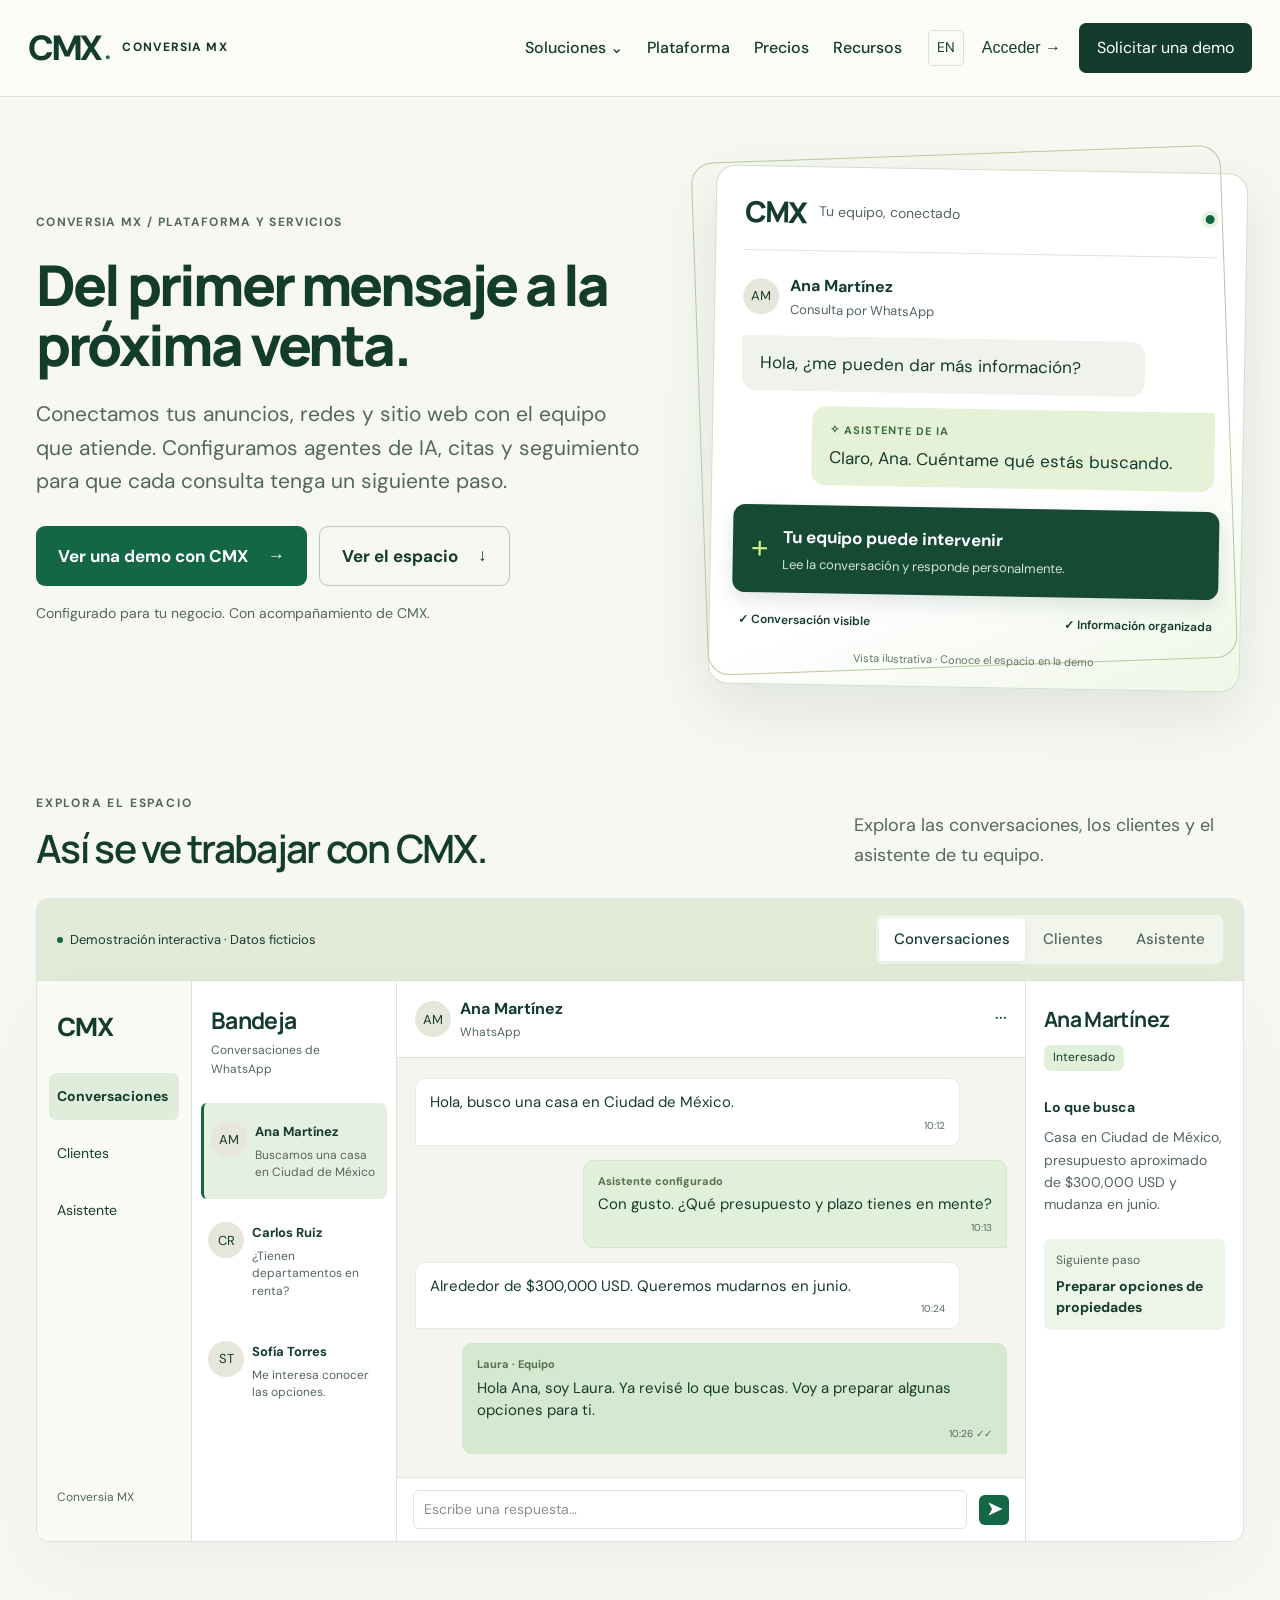
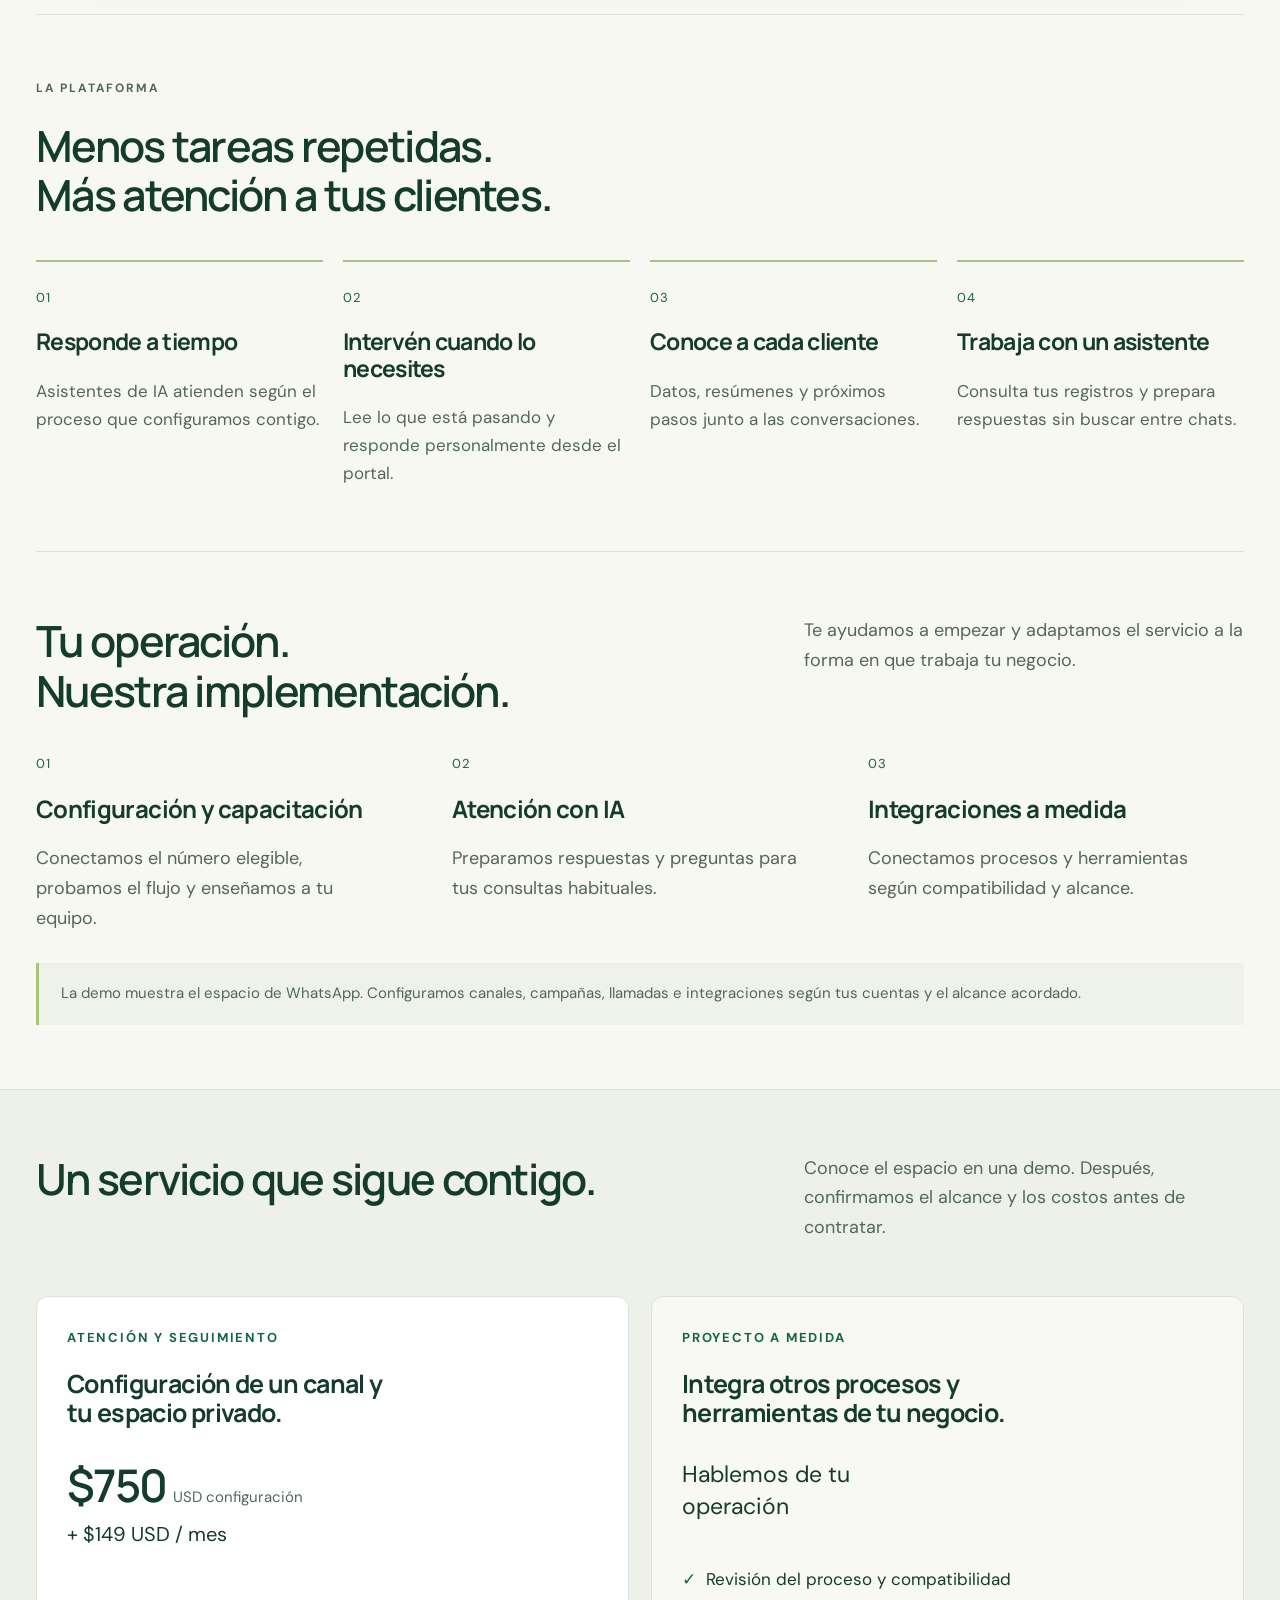
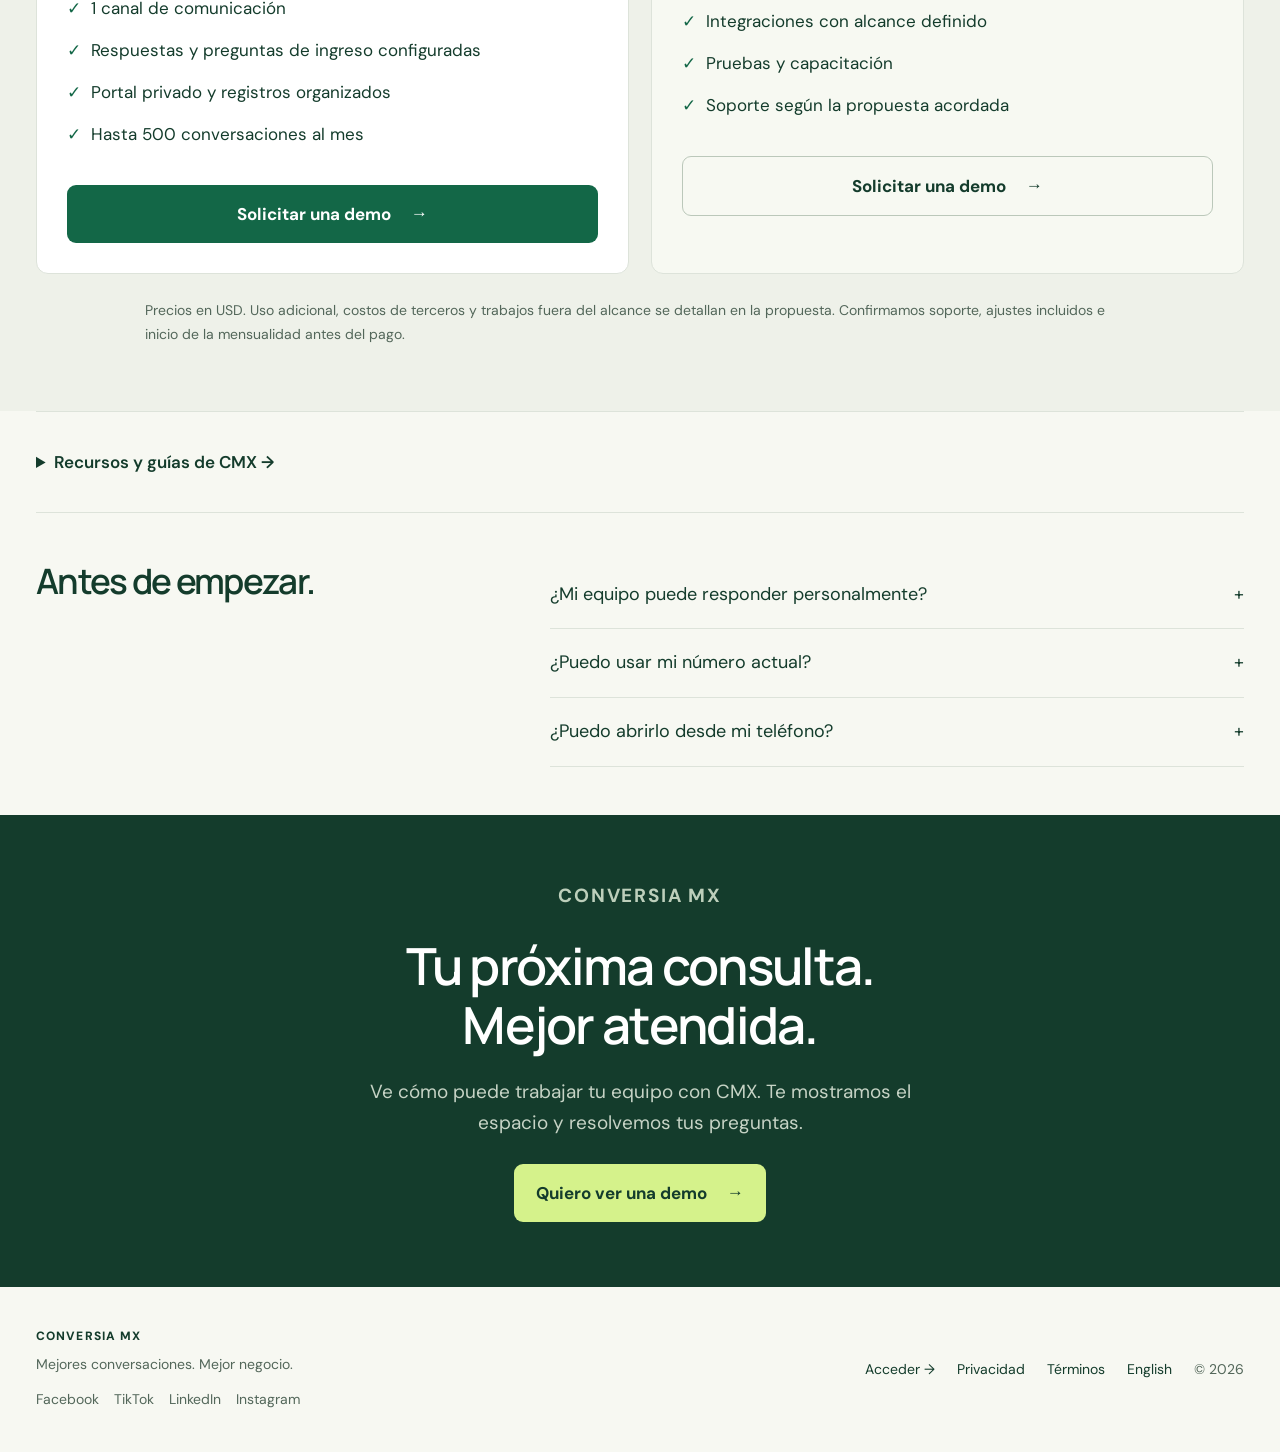
<file: index.html>
<!DOCTYPE html>

<html lang="es"><head><meta charset="utf-8"/><meta content="width=device-width,initial-scale=1" name="viewport"/><meta content="Lee y responde conversaciones de WhatsApp, organiza los datos de tus clientes y apóyate en asistentes desde un mismo espacio. Configurado por Conversia MX." name="description"/><title>Conversia MX | WhatsApp, asistentes de IA y tu equipo</title><link href="style.css" rel="stylesheet"/><link href="https://conversiamx.com/" hreflang="es" rel="alternate"/><link href="https://conversiamx.com/index-en.html" hreflang="en" rel="alternate"/></head><body>
<a class="skip" href="#main">Ir al contenido</a>
<header><div class="nav-wrap"><a aria-label="Conversia MX" class="brand" href="index.html"><span class="brand-mark">CMX<span>●</span></span><span>CONVERSIA MX</span></a><button aria-controls="navigation" aria-expanded="false" aria-label="Abrir menú" class="mobile-toggle">☰</button><nav aria-label="Principal" id="navigation"><details class="nav-dropdown catalog"><summary>Soluciones ⌄</summary><div class="mega"><details class="solution-group" name="solution-focus"><summary><small>01</small><b>Atrae prospectos</b></summary><a href="https://wa.me/525516509699?text=Hola%20CMX%2C%20quiero%20conocer%20el%20servicio%20de%20Anuncios%20que%20abren%20conversaciones.">Anuncios que abren conversaciones</a><a href="https://wa.me/525516509699?text=Hola%20CMX%2C%20quiero%20conocer%20el%20servicio%20de%20Consultas%20desde%20redes%20sociales.">Consultas desde redes sociales</a><a href="https://wa.me/525516509699?text=Hola%20CMX%2C%20quiero%20conocer%20el%20servicio%20de%20Captaci%C3%B3n%20desde%20tu%20sitio%20web.">Captación desde tu sitio web</a><a href="https://wa.me/525516509699?text=Hola%20CMX%2C%20quiero%20conocer%20el%20servicio%20de%20C%C3%B3digos%20QR%20y%20puntos%20de%20venta.">Códigos QR y puntos de venta</a></details><details class="solution-group" name="solution-focus"><summary><small>02</small><b>Convierte consultas</b></summary><a href="https://wa.me/525516509699?text=Hola%20CMX%2C%20quiero%20conocer%20el%20servicio%20de%20Agentes%20de%20IA.">Agentes de IA</a><a href="https://wa.me/525516509699?text=Hola%20CMX%2C%20quiero%20conocer%20el%20servicio%20de%20Bandeja%20de%20equipo.">Bandeja de equipo</a><a href="https://wa.me/525516509699?text=Hola%20CMX%2C%20quiero%20conocer%20el%20servicio%20de%20Calificaci%C3%B3n%20de%20prospectos.">Calificación de prospectos</a><a href="https://wa.me/525516509699?text=Hola%20CMX%2C%20quiero%20conocer%20el%20servicio%20de%20Asignaci%C3%B3n%20al%20asesor%20adecuado.">Asignación al asesor adecuado</a><a href="https://wa.me/525516509699?text=Hola%20CMX%2C%20quiero%20conocer%20el%20servicio%20de%20Agendamiento%20de%20citas.">Agendamiento de citas</a></details><details class="solution-group" name="solution-focus"><summary><small>03</small><b>Fideliza clientes</b></summary><a href="https://wa.me/525516509699?text=Hola%20CMX%2C%20quiero%20conocer%20el%20servicio%20de%20Atenci%C3%B3n%20posventa.">Atención posventa</a><a href="https://wa.me/525516509699?text=Hola%20CMX%2C%20quiero%20conocer%20el%20servicio%20de%20Promociones%20y%20boletines.">Promociones y boletines</a><a href="https://wa.me/525516509699?text=Hola%20CMX%2C%20quiero%20conocer%20el%20servicio%20de%20Recordatorios%20de%20renovaci%C3%B3n.">Recordatorios de renovación</a><a href="https://wa.me/525516509699?text=Hola%20CMX%2C%20quiero%20conocer%20el%20servicio%20de%20Encuestas%20de%20satisfacci%C3%B3n%20y%20recomendaci%C3%B3n.">Encuestas de satisfacción y recomendación</a></details><details class="solution-group" name="solution-focus"><summary><small>04</small><b>Amplía tu operación</b></summary><a href="https://wa.me/525516509699?text=Hola%20CMX%2C%20quiero%20conocer%20el%20servicio%20de%20Portal%20m%C3%B3vil%20para%20tu%20equipo.">Portal móvil para tu equipo</a><a href="https://wa.me/525516509699?text=Hola%20CMX%2C%20quiero%20conocer%20el%20servicio%20de%20Proyectos%20de%20llamadas%20por%20WhatsApp.">Proyectos de llamadas por WhatsApp</a><a href="https://wa.me/525516509699?text=Hola%20CMX%2C%20quiero%20conocer%20el%20servicio%20de%20Canales%20e%20integraciones.">Canales e integraciones</a><a href="https://wa.me/525516509699?text=Hola%20CMX%2C%20quiero%20conocer%20el%20servicio%20de%20Conexi%C3%B3n%20con%20CRM%20y%20calendarios.">Conexión con CRM y calendarios</a></details></div></details><a href="#workspace">Plataforma</a><a href="#plans">Precios</a><a href="#resources">Recursos</a></nav><div class="nav-actions"><a class="language" href="index-en.html" lang="en">EN</a><a class="login" href="https://open-bsp-ui.eddie8095.workers.dev/login" rel="noopener" target="_blank">Acceder →</a><a class="nav-cta" href="https://wa.me/525516509699?text=Hola%2C%20quiero%20ver%20una%20demo%20del%20espacio%20de%20trabajo%20de%20Conversia%20MX%20para%20mi%20negocio." rel="noopener" target="_blank">Solicitar una demo</a></div></div></header>
<main id="main"><section class="hero wrap"><div class="hero-grid"><div><p class="eyebrow">CONVERSIA MX / PLATAFORMA Y SERVICIOS</p><h1>Del primer mensaje a la próxima venta.</h1><p class="lead">Conectamos tus anuncios, redes y sitio web con el equipo que atiende. Configuramos agentes de IA, citas y seguimiento para que cada consulta tenga un siguiente paso.</p><div class="actions"><a class="button primary" href="https://wa.me/525516509699?text=Hola%2C%20quiero%20ver%20una%20demo%20del%20espacio%20de%20trabajo%20de%20Conversia%20MX%20para%20mi%20negocio." rel="noopener" target="_blank">Ver una demo con CMX<span aria-hidden="true">→</span></a><a class="button outline" href="#workspace">Ver el espacio <span>↓</span></a></div><p class="micro">Configurado para tu negocio. Con acompañamiento de CMX.</p></div><aside aria-label="Ejemplo ilustrativo de atención con CMX" class="hero-visual"><div class="visual-top"><b>CMX</b><span>Tu equipo, conectado</span><i></i></div><div class="visual-customer"><span class="avatar">AM</span><div><b>Ana Martínez</b><small>Consulta por WhatsApp</small></div></div><div class="visual-message">Hola, ¿me pueden dar más información?</div><div class="visual-message ai"><span>✧ ASISTENTE DE IA</span>Claro, Ana. Cuéntame qué estás buscando.</div><div class="handoff"><span>+</span><div><b>Tu equipo puede intervenir</b><small>Lee la conversación y responde personalmente.</small></div></div><div class="visual-bottom"><span>✓ Conversación visible</span><span>✓ Información organizada</span></div><div class="visual-caption">Vista ilustrativa · Conoce el espacio en la demo</div></aside></div></section>
<section class="workspace-section wrap" id="workspace"><div class="workspace-heading"><div><p class="eyebrow">EXPLORA EL ESPACIO</p><h2>Así se ve trabajar con CMX.</h2></div><p>Explora las conversaciones, los clientes y el asistente de tu equipo.</p></div><div class="demo-toolbar"><p><span class="live-dot"></span>Demostración interactiva · Datos ficticios</p><div aria-label="Vistas del espacio" class="demo-tabs" role="tablist"><button aria-controls="panel-inbox" aria-selected="true" data-tab="inbox" id="tab-inbox" role="tab" tabindex="0">Conversaciones</button><button aria-controls="panel-contact" aria-selected="false" data-tab="contact" id="tab-contact" role="tab" tabindex="-1">Clientes</button><button aria-controls="panel-assistant" aria-selected="false" data-tab="assistant" id="tab-assistant" role="tab" tabindex="-1">Asistente</button></div></div>
<div class="demo-frame"><aside class="demo-sidebar"><b>CMX</b><button aria-pressed="true" class="demo-active" data-view="inbox" type="button">Conversaciones</button><button aria-pressed="false" class="" data-view="contact" type="button">Clientes</button><button aria-pressed="false" class="" data-view="assistant" type="button">Asistente</button><small>Conversia MX</small></aside><div class="demo-main">
<div aria-labelledby="tab-inbox" class="inbox-panel" data-panel="inbox" id="panel-inbox" role="tabpanel"><div class="thread-list"><h3>Bandeja</h3><p>Conversaciones de WhatsApp</p><div class="thread selected"><span class="avatar">AM</span><div><b>Ana Martínez</b><small>Buscamos una casa en Ciudad de México</small></div><time>10:24</time></div><div class="thread"><span class="avatar">CR</span><div><b>Carlos Ruiz</b><small>¿Tienen departamentos en renta?</small></div></div><div class="thread"><span class="avatar">ST</span><div><b>Sofía Torres</b><small>Me interesa conocer las opciones.</small></div></div></div><div class="chat"><div class="chat-top"><span class="avatar">AM</span><div><b>Ana Martínez</b><small>WhatsApp</small></div><span>···</span></div><div class="bubbles"><div class="bubble">Hola, busco una casa en Ciudad de México.<small>10:12</small></div><div class="bubble outgoing"><span class="author">Asistente configurado</span>Con gusto. ¿Qué presupuesto y plazo tienes en mente?<small>10:13</small></div><div class="bubble">Alrededor de $300,000 USD. Queremos mudarnos en junio.<small>10:24</small></div><div class="bubble outgoing human"><span class="author">Laura · Equipo</span>Hola Ana, soy Laura. Ya revisé lo que buscas. Voy a preparar algunas opciones para ti.<small>10:26 ✓✓</small></div></div><div class="composer"><span>Escribe una respuesta…</span><b aria-hidden="true">➤</b></div></div><aside class="customer-mini"><h3>Ana Martínez</h3><span class="stage">Interesado</span><h4>Lo que busca</h4><p>Casa en Ciudad de México, presupuesto aproximado de $300,000 USD y mudanza en junio.</p><div class="next-card"><small>Siguiente paso</small><b>Preparar opciones de propiedades</b></div></aside></div>
<div aria-labelledby="tab-contact" class="record-panel" data-panel="contact" hidden="" id="panel-contact" role="tabpanel"><div><p class="eyebrow">Ficha del cliente</p><h2>Lo que necesitas saber, sin buscarlo otra vez.</h2><p>Los datos recopilados durante la conversación y las notas de tu equipo, reunidos en la ficha del cliente.</p></div><div class="record-card"><div class="customer-title"><span class="avatar">AM</span><h3>Ana Martínez</h3><span class="stage">Interesado</span></div><dl><div><dt>Nombre</dt><dd>Ana Martínez</dd></div><div><dt>Interés</dt><dd>Compra de casa</dd></div><div><dt>Ubicación</dt><dd>Ciudad de México</dd></div><div><dt>Presupuesto</dt><dd>$300,000 USD</dd></div><div><dt>Plazo</dt><dd>Junio</dd></div><div><dt>Etapa</dt><dd>Interesado</dd></div></dl><div class="next-card"><small>Siguiente paso</small><b>Preparar opciones de propiedades</b></div></div></div>
<div aria-labelledby="tab-assistant" class="assistant-panel" data-panel="assistant" hidden="" id="panel-assistant" role="tabpanel"><div><p class="eyebrow">Asistente del equipo</p><h2>Pregunta y continúa<br/>con contexto.</h2><p>Consulta los datos disponibles, prepara borradores y pide ayuda para organizar tu trabajo. Los cambios propuestos se revisan antes de guardarse.</p></div><div class="assistant-card"><div class="staff-question">¿Qué busca Ana y qué sigue?</div><div class="assistant-answer"><b>✧ Conversia</b><p>Ana busca una casa en Ciudad de México, con un presupuesto aproximado de $300,000 USD y mudanza en junio. El siguiente paso guardado es preparar opciones de propiedades.</p><span class="evidence">Ficha de Ana · Ejemplo ilustrativo</span></div><p class="micro">Esta conversación interna no envía mensajes al cliente.</p></div></div>
</div></div></section>
<section class="wrap section" id="platform"><p class="eyebrow">LA PLATAFORMA</p><h2>Menos tareas repetidas.<br/>Más atención a tus clientes.</h2><div class="feature-grid"><article class="feature" id="automation"><span class="feature-no">01</span><h3>Responde a tiempo</h3><p>Asistentes de IA atienden según el proceso que configuramos contigo.</p></article><article class="feature" id="inbox-feature"><span class="feature-no">02</span><h3>Intervén cuando lo necesites</h3><p>Lee lo que está pasando y responde personalmente desde el portal.</p></article><article class="feature" id="crm"><span class="feature-no">03</span><h3>Conoce a cada cliente</h3><p>Datos, resúmenes y próximos pasos junto a las conversaciones.</p></article><article class="feature" id="team-assistant"><span class="feature-no">04</span><h3>Trabaja con un asistente</h3><p>Consulta tus registros y prepara respuestas sin buscar entre chats.</p></article></div></section>
<section class="wrap section" id="services"><div class="section-heading"><h2>Tu operación.<br/>Nuestra implementación.</h2><p>Te ayudamos a empezar y adaptamos el servicio a la forma en que trabaja tu negocio.</p></div><div class="three-grid service-cards"><article id="service-1"><span class="feature-no">01</span><h3>Configuración y capacitación</h3><p>Conectamos el número elegible, probamos el flujo y enseñamos a tu equipo.</p></article><article id="service-2"><span class="feature-no">02</span><h3>Atención con IA</h3><p>Preparamos respuestas y preguntas para tus consultas habituales.</p></article><article id="service-3"><span class="feature-no">03</span><h3>Integraciones a medida</h3><p>Conectamos procesos y herramientas según compatibilidad y alcance.</p></article></div><p class="scope-note">La demo muestra el espacio de WhatsApp. Configuramos canales, campañas, llamadas e integraciones según tus cuentas y el alcance acordado.</p></section>
<section class="pricing-section" id="plans"><div class="wrap"><div class="section-heading"><h2>Un servicio que sigue contigo.</h2><p>Conoce el espacio en una demo. Después, confirmamos el alcance y los costos antes de contratar.</p></div><div class="plans"><article class="plan"><p class="eyebrow">Atención y seguimiento</p><h3>Configuración de un canal y tu espacio privado.</h3><div class="price">$750 <small>USD configuración</small></div><p class="monthly">+ $149 USD / mes</p><ul><li>1 canal de comunicación</li><li>Respuestas y preguntas de ingreso configuradas</li><li>Portal privado y registros organizados</li><li>Hasta 500 conversaciones al mes</li></ul><a class="button primary" href="https://wa.me/525516509699?text=Hola%2C%20quiero%20ver%20una%20demo%20del%20espacio%20de%20trabajo%20de%20Conversia%20MX%20para%20mi%20negocio." rel="noopener" target="_blank">Solicitar una demo<span aria-hidden="true">→</span></a></article><article class="plan custom"><p class="eyebrow">Proyecto a medida</p><h3>Integra otros procesos y herramientas de tu negocio.</h3><div class="custom-price">Hablemos de tu operación</div><ul><li>Revisión del proceso y compatibilidad</li><li>Integraciones con alcance definido</li><li>Pruebas y capacitación</li><li>Soporte según la propuesta acordada</li></ul><a class="button outline" href="https://wa.me/525516509699?text=Hola%2C%20quiero%20ver%20una%20demo%20del%20espacio%20de%20trabajo%20de%20Conversia%20MX%20para%20mi%20negocio." rel="noopener" target="_blank">Solicitar una demo<span aria-hidden="true">→</span></a></article></div><p class="micro price-foot">Precios en USD. Uso adicional, costos de terceros y trabajos fuera del alcance se detallan en la propuesta. Confirmamos soporte, ajustes incluidos e inicio de la mensualidad antes del pago.</p></div></section>
<section class="wrap section resources" id="resources"><details><summary>Recursos y guías de CMX  →</summary><div class="resource-links"><a href="https://conversiamx.com/books/CMX_Despues_Del_Clic.pdf" rel="noopener" target="_blank">CMX / 01 Después del clic EDICIÓN EN ESPAÑOL → <span aria-hidden="true">→</span></a><a href="https://conversiamx.com/books/CMX_La_Consulta_Inmobiliaria_Preparada.pdf" rel="noopener" target="_blank">CMX / 02 La consulta inmobiliaria preparada EDICIÓN EN ESPAÑOL → <span aria-hidden="true">→</span></a><a href="https://conversiamx.com/books/CMX_Seguimiento_Con_Contexto.pdf" rel="noopener" target="_blank">CMX / 03 Seguimiento con contexto EDICIÓN EN ESPAÑOL → <span aria-hidden="true">→</span></a><a href="https://conversiamx.com/books/CMX_Antes_De_La_Llamada_De_Inscripcion.pdf" rel="noopener" target="_blank">CMX / 04 Antes de la llamada de inscripción EDICIÓN EN ESPAÑOL → <span aria-hidden="true">→</span></a></div></details></section>
<section class="wrap section faq" id="faq"><h2>Antes de empezar.</h2><div><details><summary>¿Mi equipo puede responder personalmente?<span aria-hidden="true">+</span></summary><p>Sí. Puedes leer las conversaciones y responder desde el portal. Configuramos y probamos cómo convive la intervención de tu equipo con la automatización.</p></details><details><summary>¿Puedo usar mi número actual?<span aria-hidden="true">+</span></summary><p>Primero revisamos si el número es elegible y qué tipo de conexión requiere. Confirmamos el proceso antes de realizar cambios.</p></details><details><summary>¿Puedo abrirlo desde mi teléfono?<span aria-hidden="true">+</span></summary><p>Puedes acceder al portal desde el navegador de tu teléfono con tu cuenta. Te mostramos la experiencia durante la demo; no necesitas una descarga para entrar.</p></details></div></section>
<section class="closing"><div class="wrap"><p class="eyebrow">CONVERSIA MX</p><h2>Tu próxima consulta.<br/>Mejor atendida.</h2><p>Ve cómo puede trabajar tu equipo con CMX. Te mostramos el espacio y resolvemos tus preguntas.</p><a class="button light" href="https://wa.me/525516509699?text=Hola%2C%20quiero%20ver%20una%20demo%20del%20espacio%20de%20trabajo%20de%20Conversia%20MX%20para%20mi%20negocio." rel="noopener" target="_blank">Quiero ver una demo<span aria-hidden="true">→</span></a></div></section></main>
<footer class="wrap"><div><a class="brand" href="index.html">CONVERSIA MX</a><p>Mejores conversaciones. Mejor negocio.</p><div class="social-footer"><a href="https://www.facebook.com/share/18xxEL4nfW/?mibextid=wwXIfr" rel="noopener" target="_blank">Facebook</a><a href="https://www.tiktok.com/@conversia.mxico" rel="noopener" target="_blank">TikTok</a><a href="https://www.linkedin.com/in/conversiamexico/" rel="noopener" target="_blank">LinkedIn</a><a href="https://www.instagram.com/conversiamexico/" rel="noopener" target="_blank">Instagram</a></div></div><div class="footer-links"><a href="https://open-bsp-ui.eddie8095.workers.dev/login" rel="noopener" target="_blank">Acceder →</a><a href="privacidad.html">Privacidad</a><a href="terminos.html">Términos</a><a href="index-en.html">English</a><span>© 2026</span></div></footer><script src="app.js"></script></body></html>
</file>
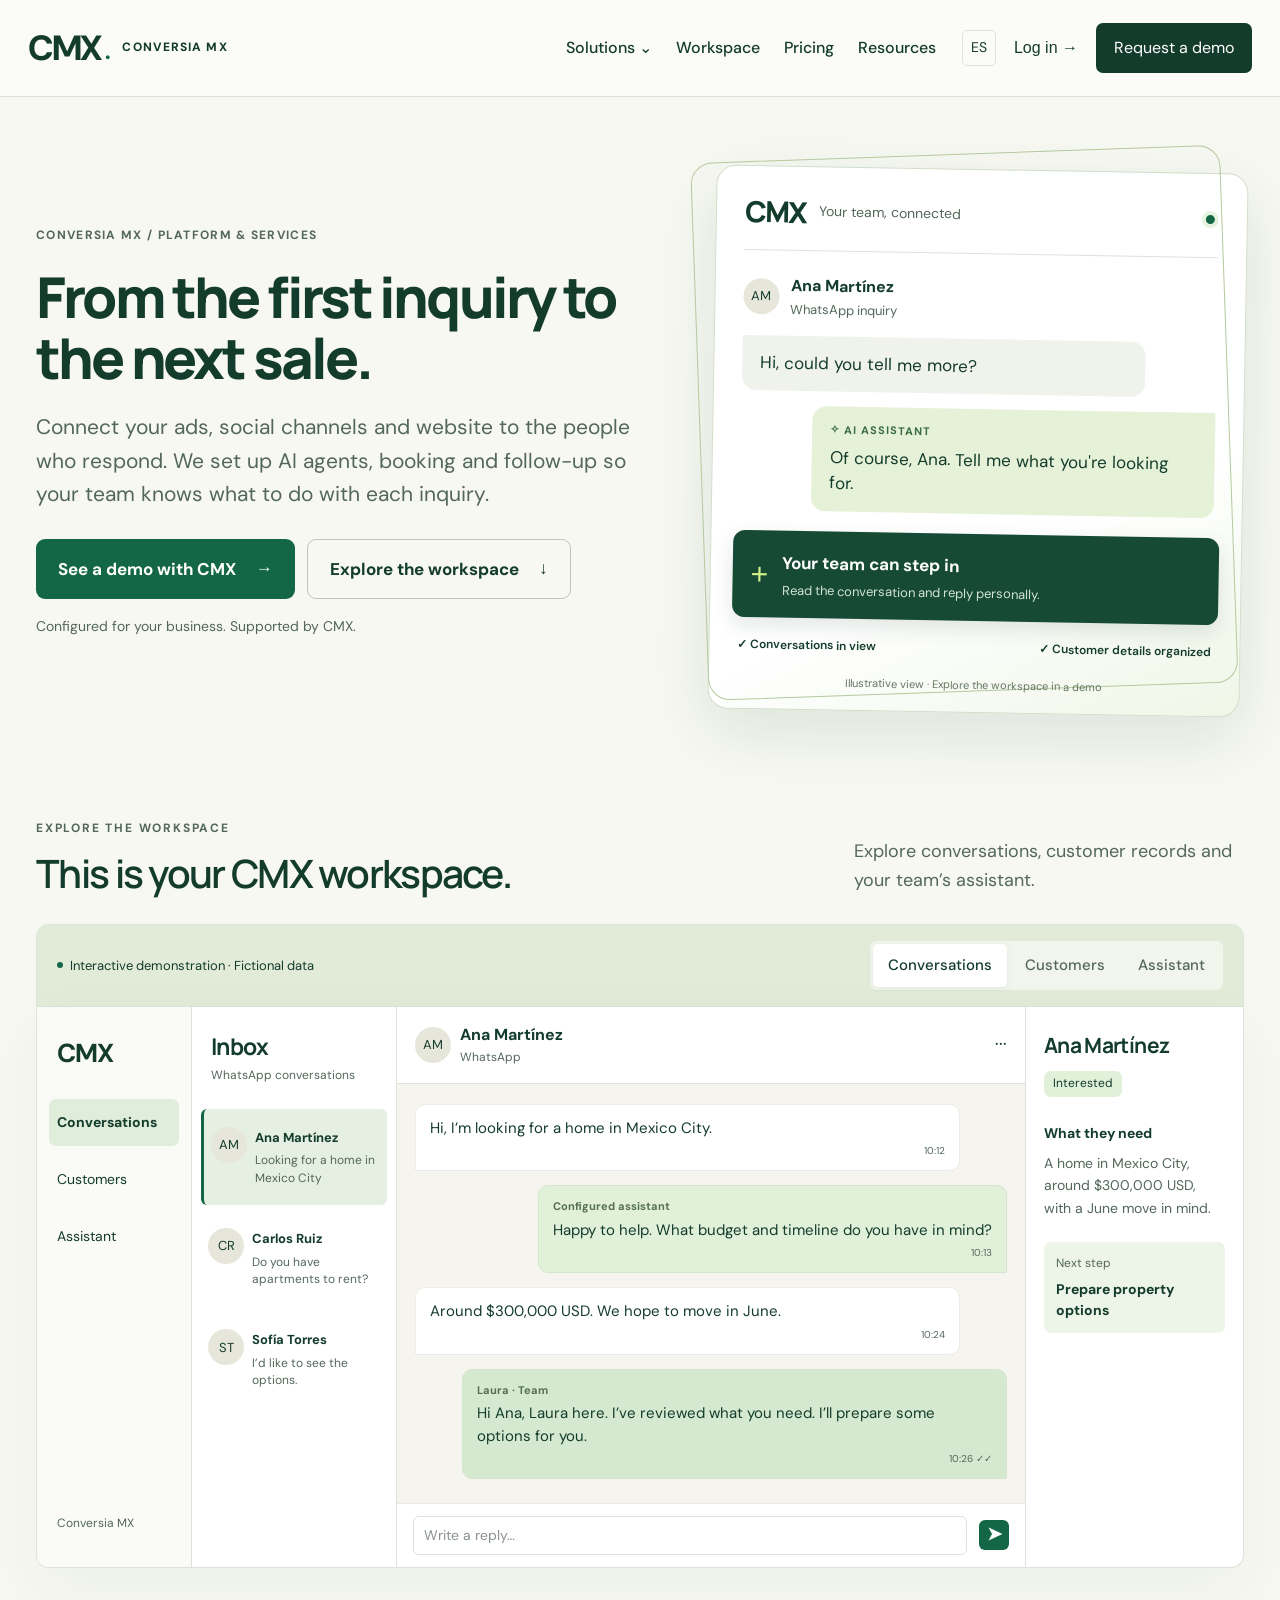
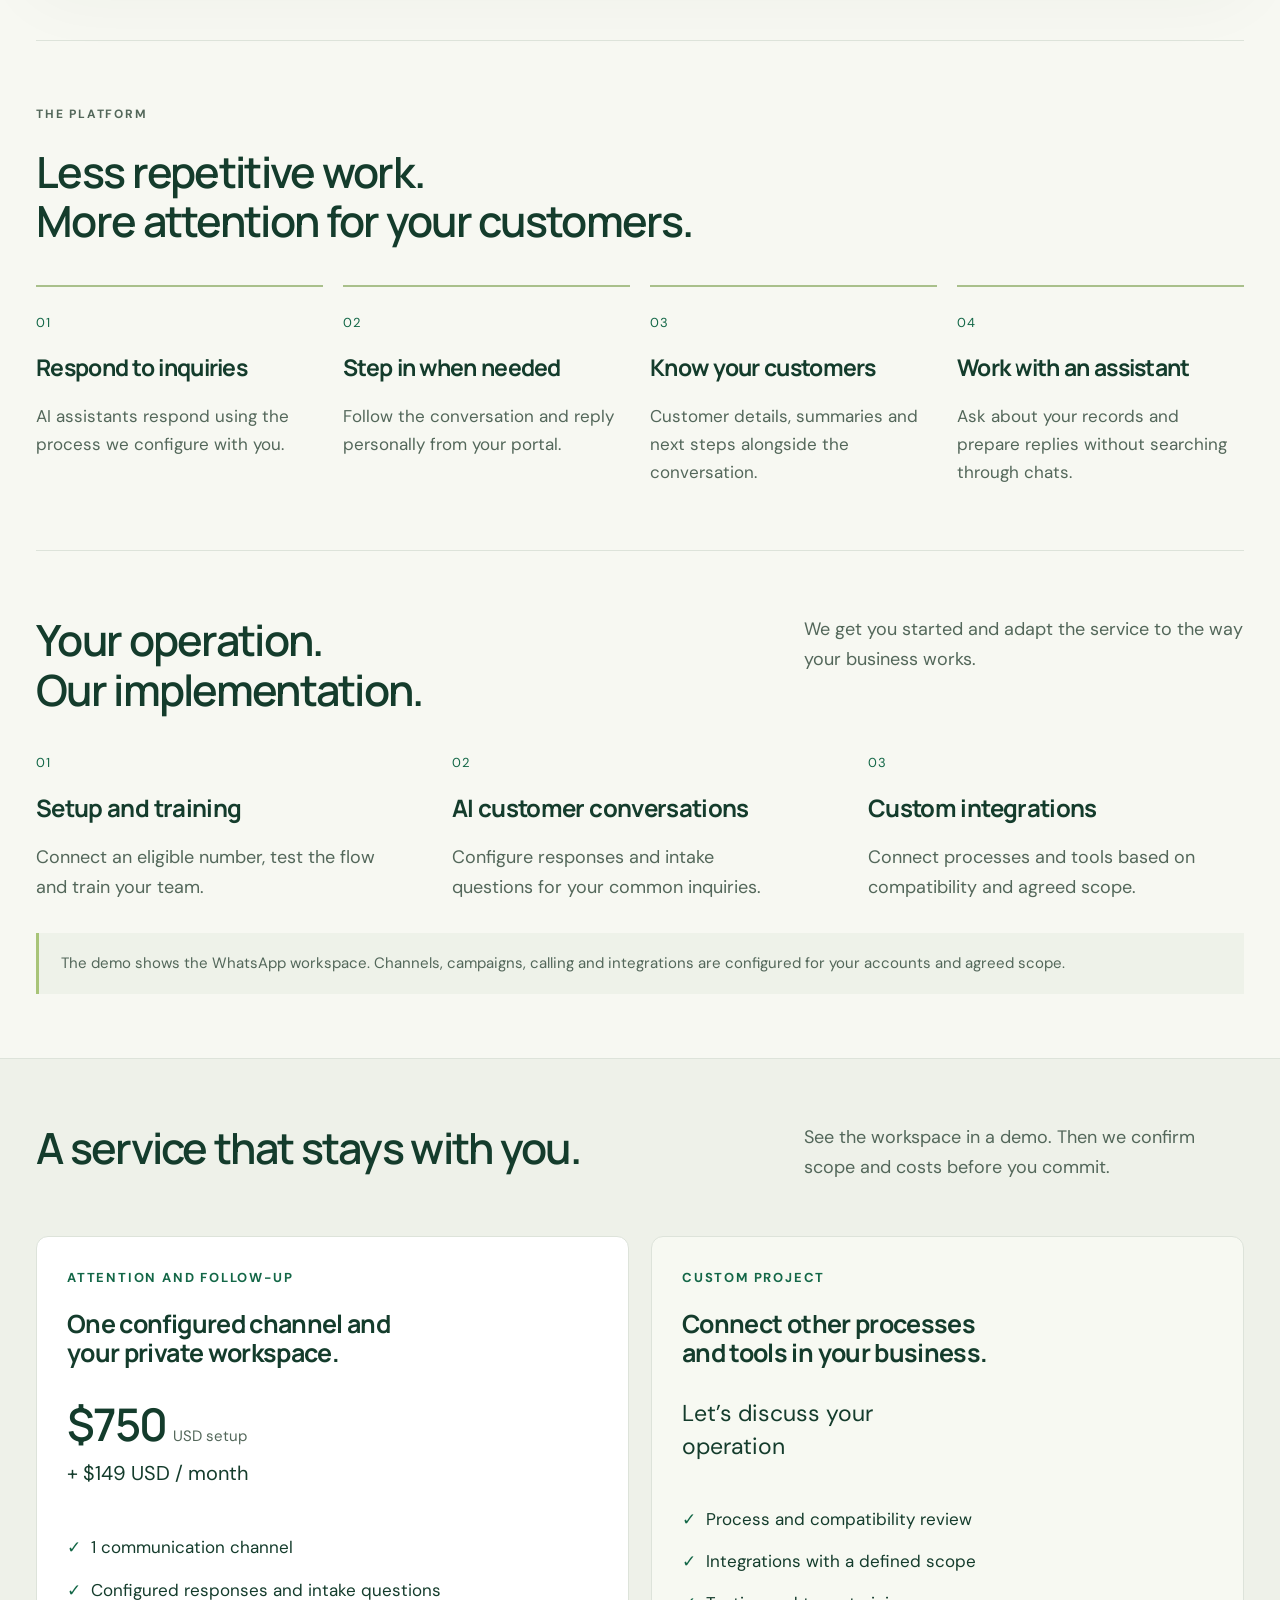
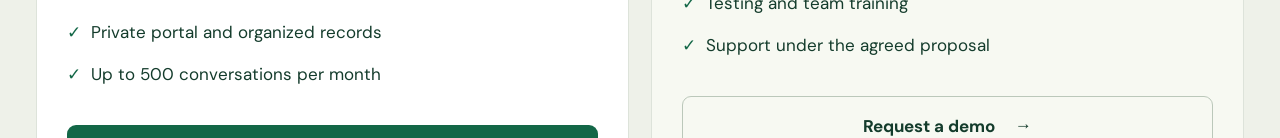
<file: english/index.html>
<!doctype html><html lang="en"><head><meta charset="utf-8"><meta http-equiv="refresh" content="0;url=../index-en.html"><title>Conversia MX · English</title></head><body><a href="../index-en.html">Continue in English</a></body></html>
</file>
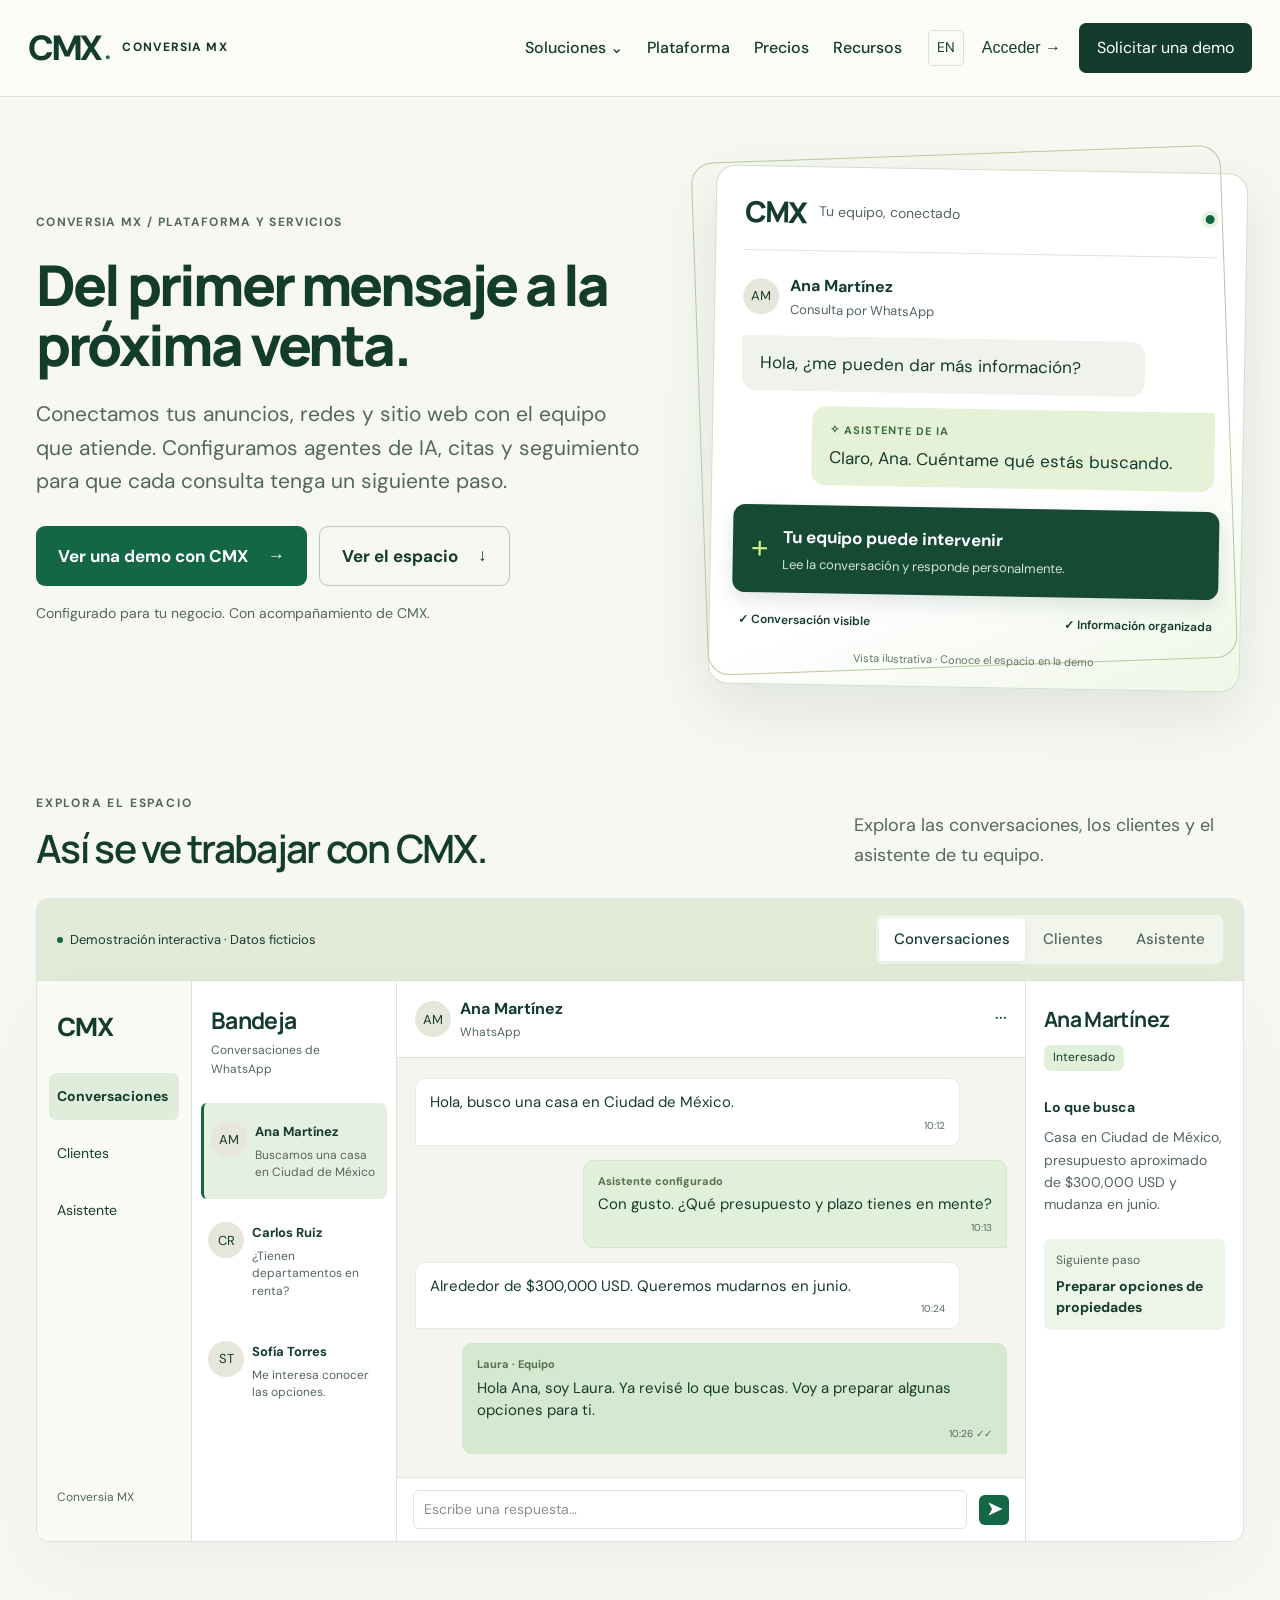
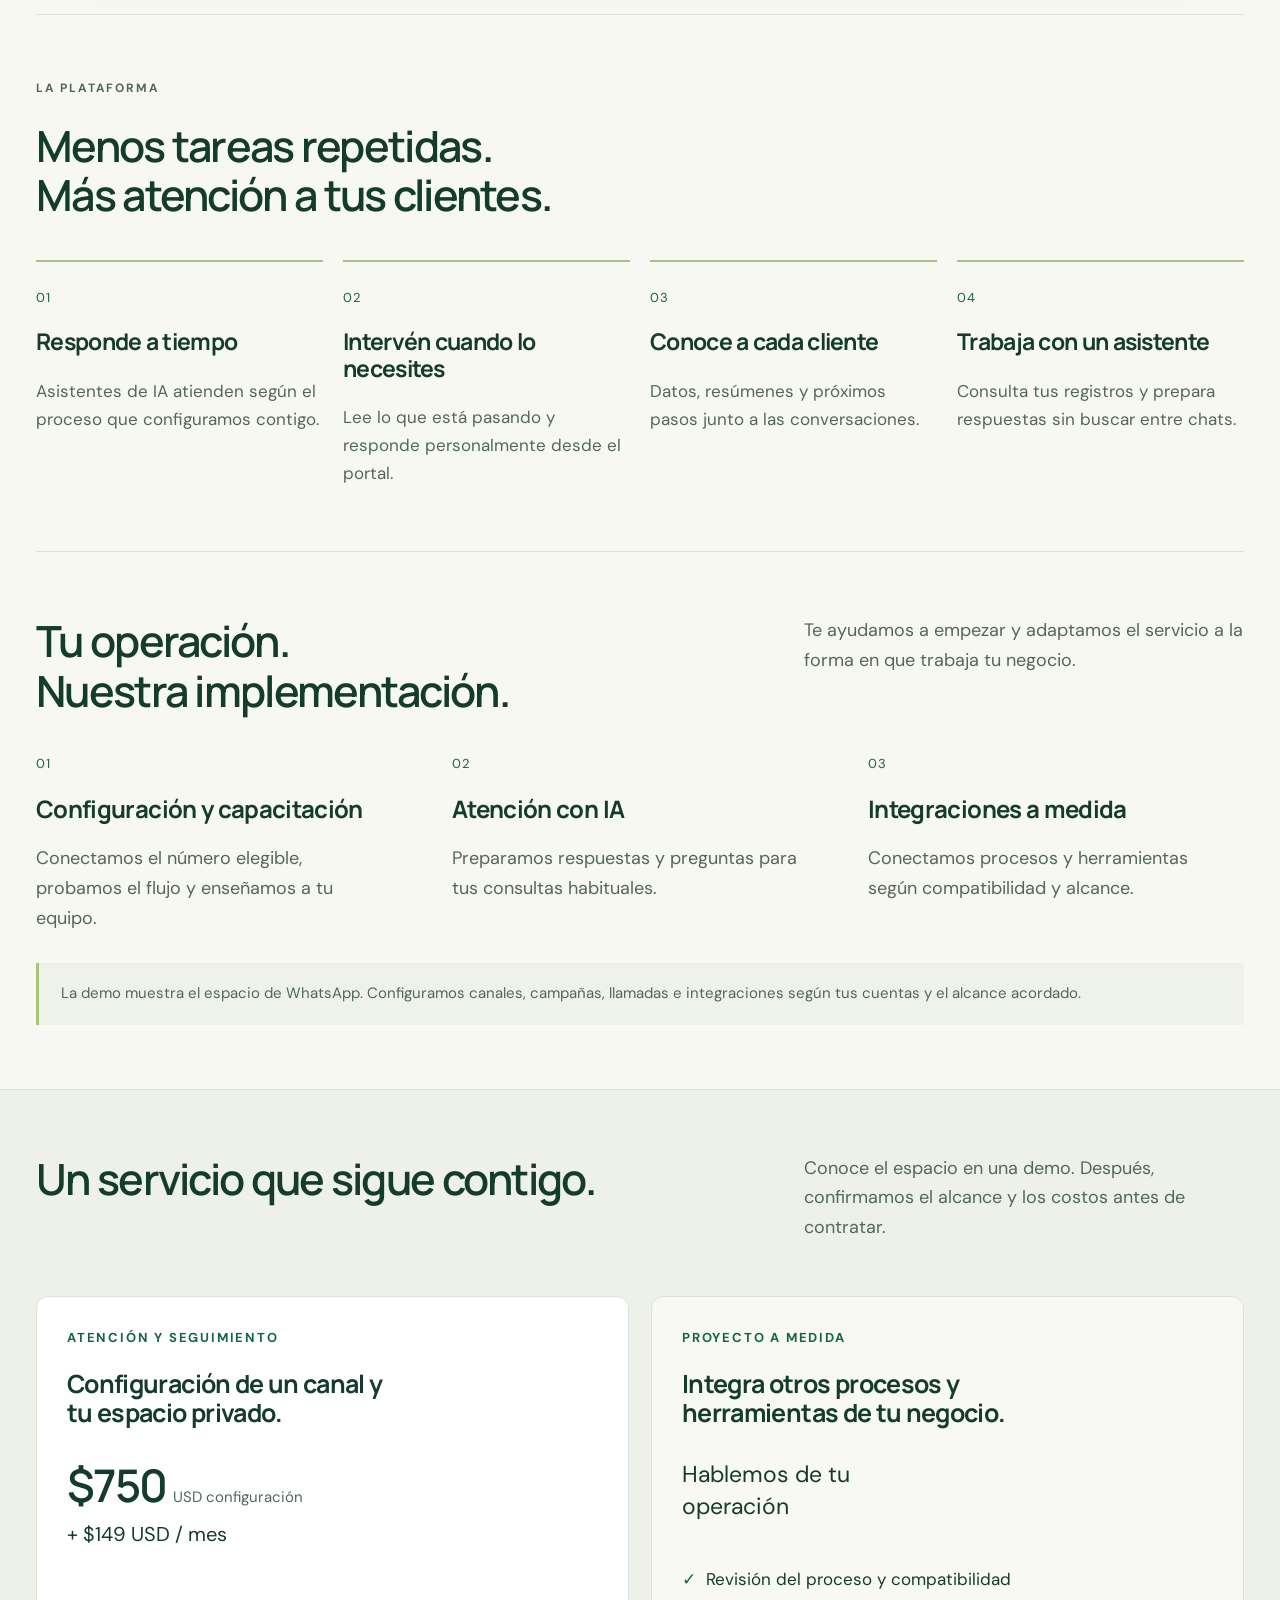
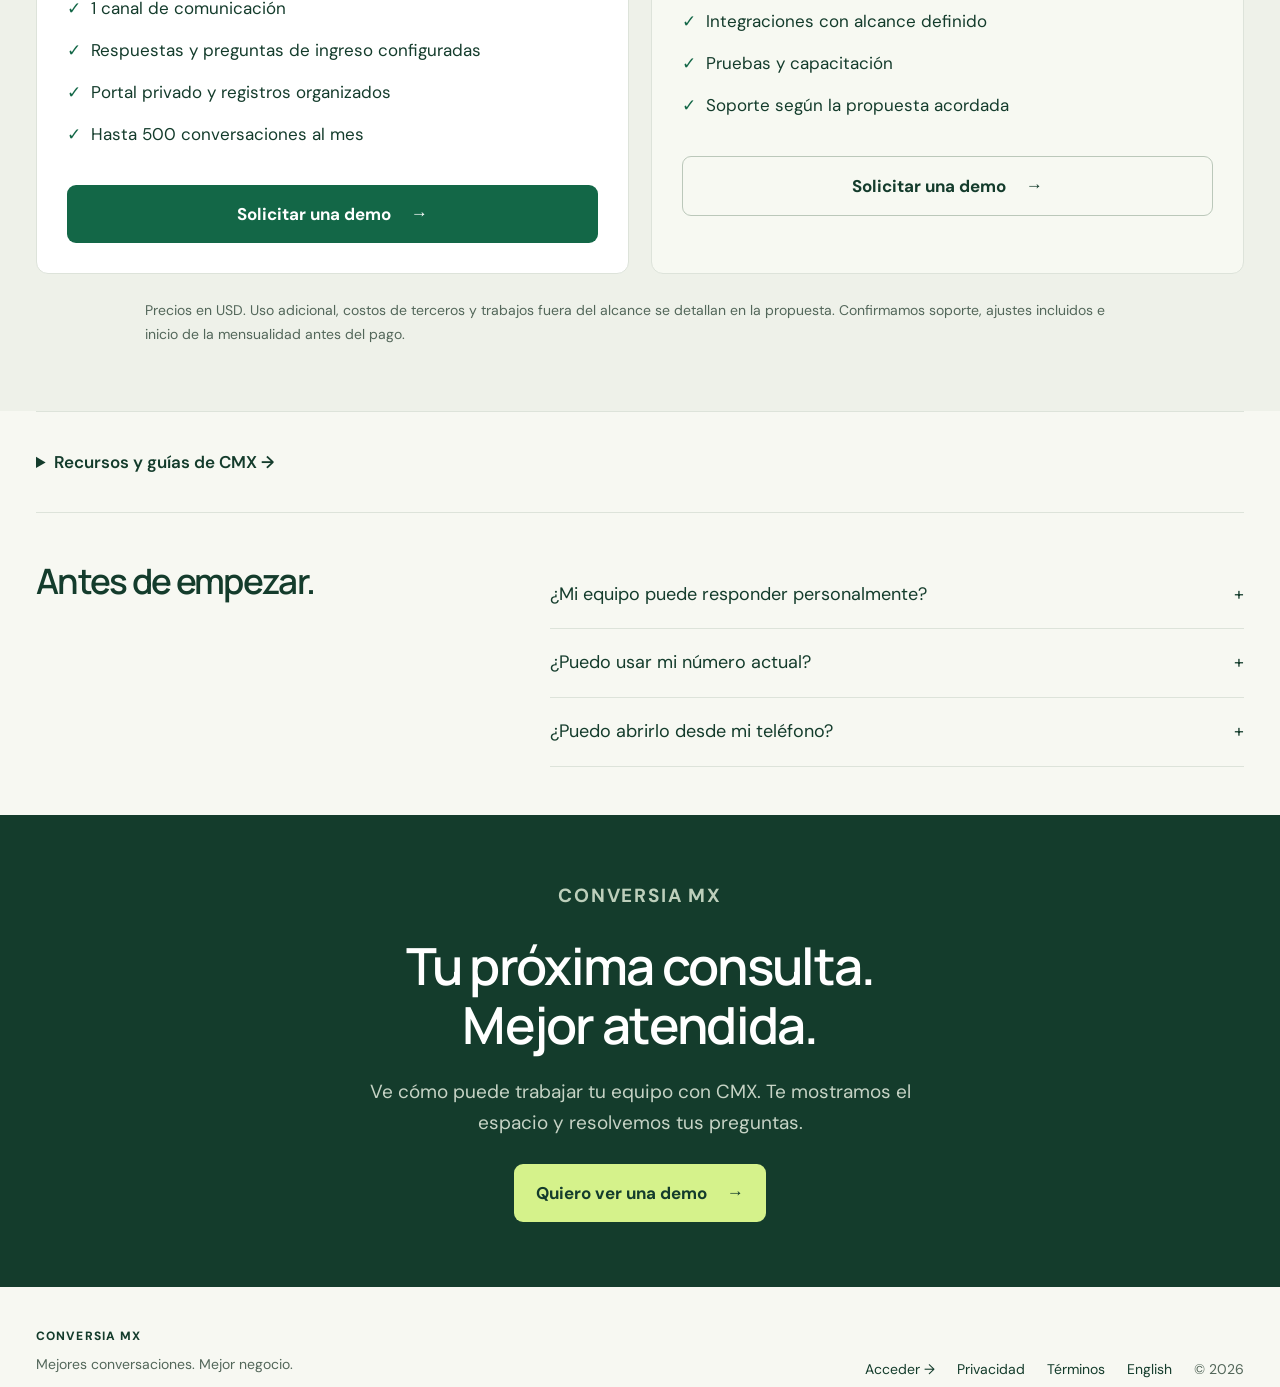
<file: acceso-clientes.html>
<!doctype html><html lang="en"><head><meta charset="utf-8"><meta name="viewport" content="width=device-width,initial-scale=1"><title>Client Access | Conversia MX</title><link rel="stylesheet" href="styles.css"><meta http-equiv="refresh" content="0; url=index.html"></head><body><main style="min-height:100vh;display:grid;place-items:center;background:#02110d;color:white;font-family:Inter,Arial,sans-serif"><p>Opening <a style="color:#2cf6a0" href="index.html">Client Access</a>…</p></main></body></html>
</file>
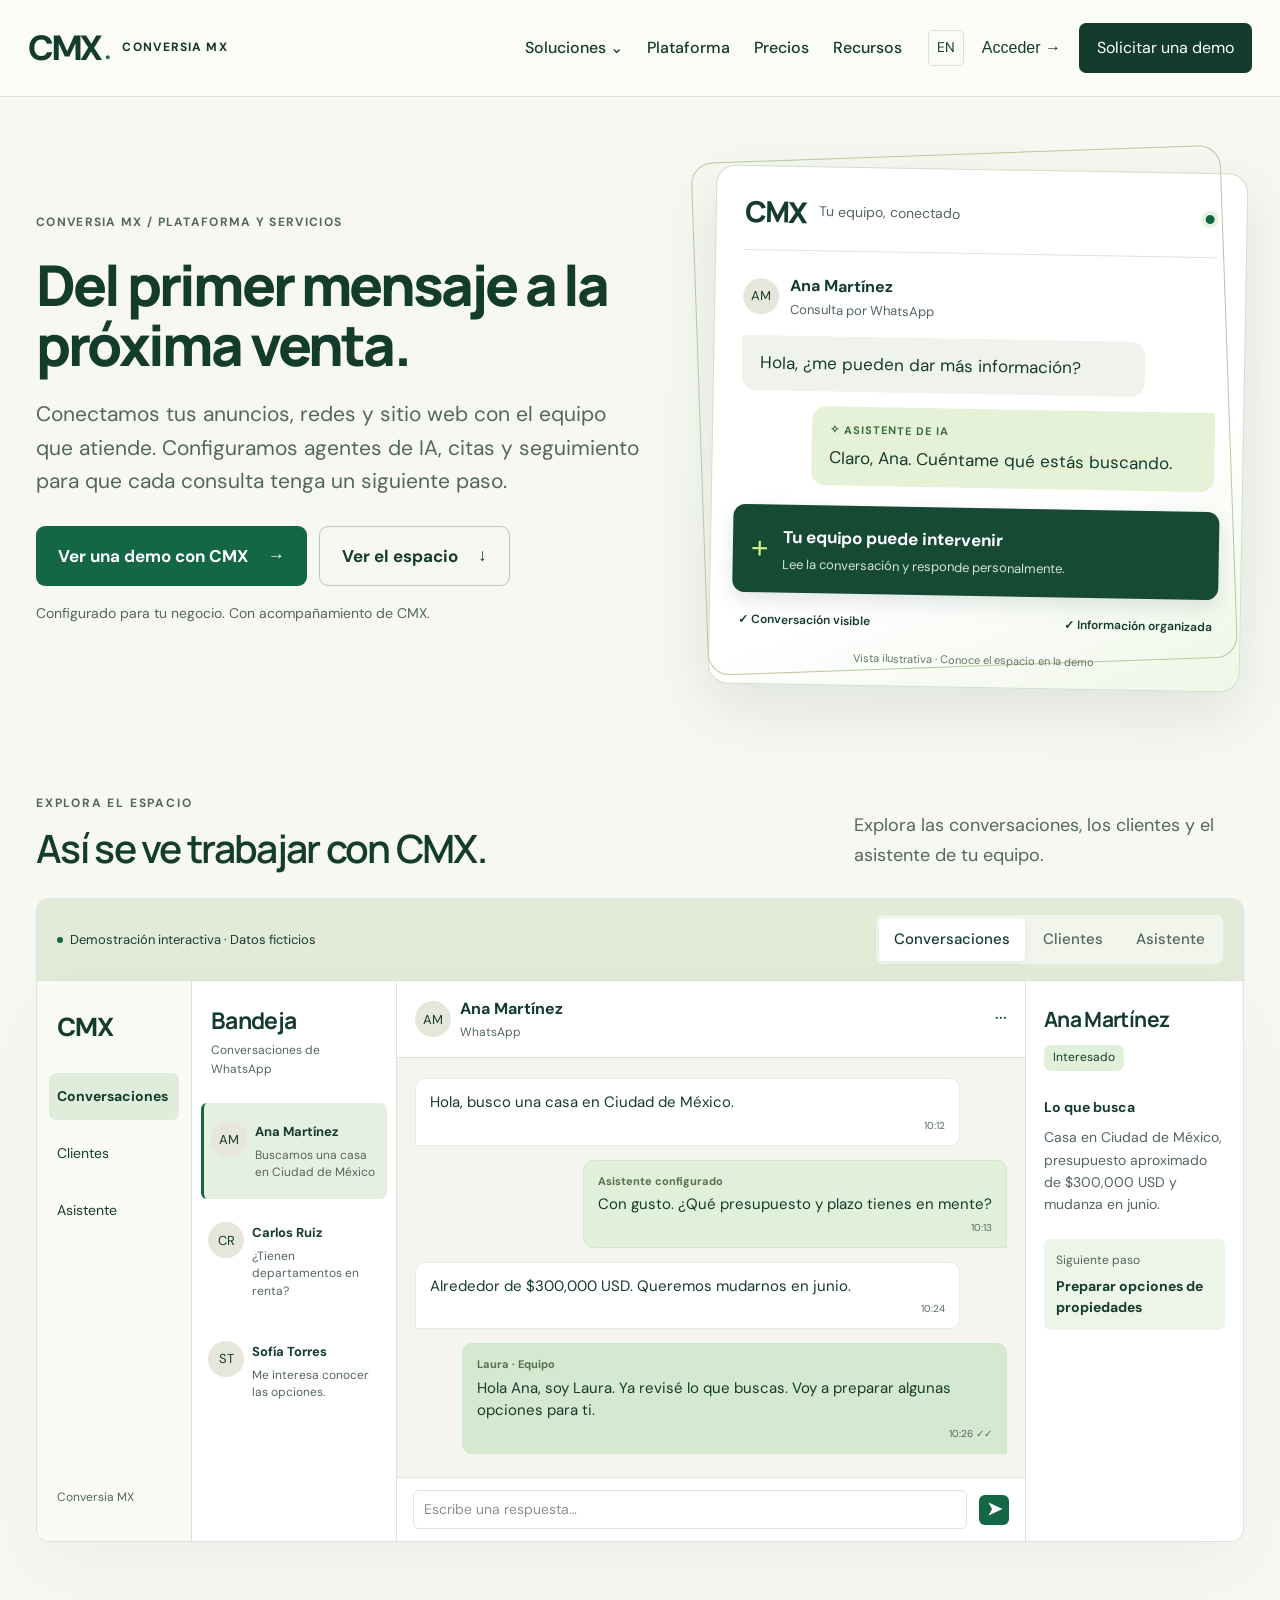
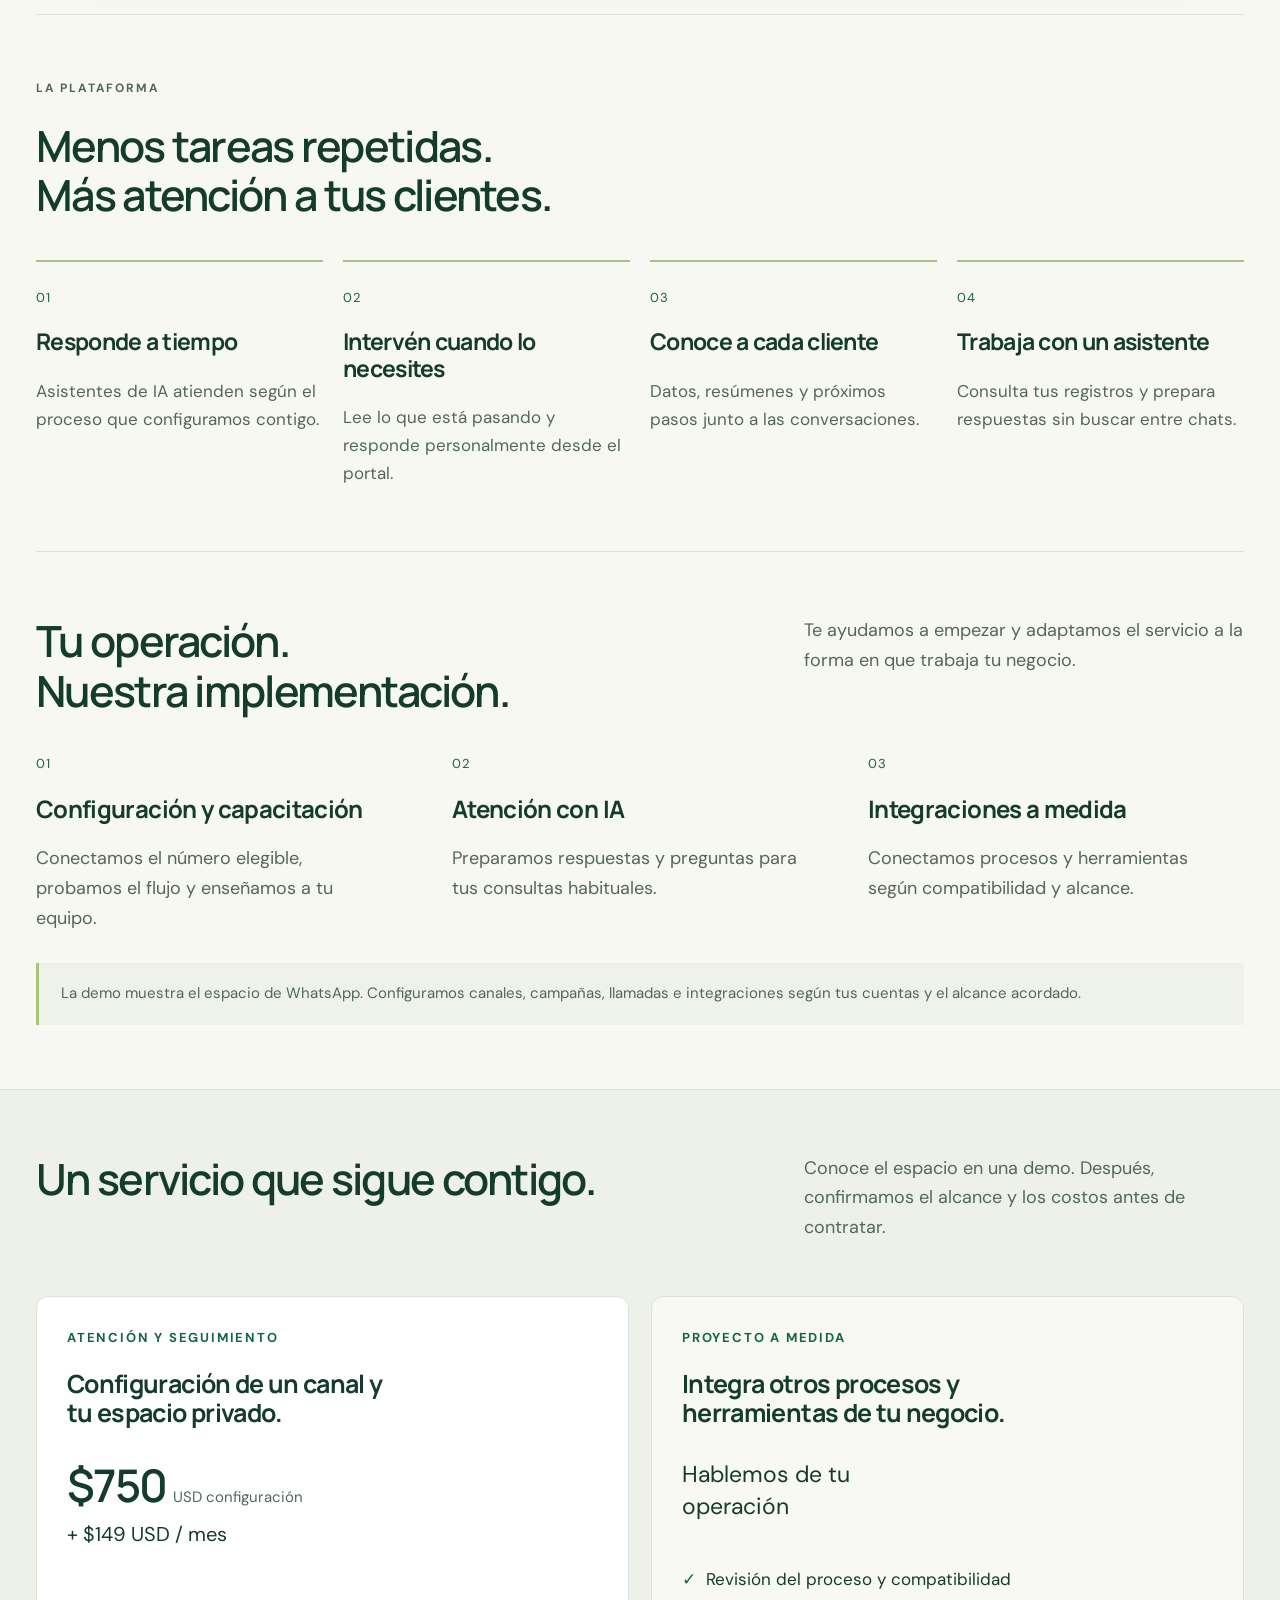
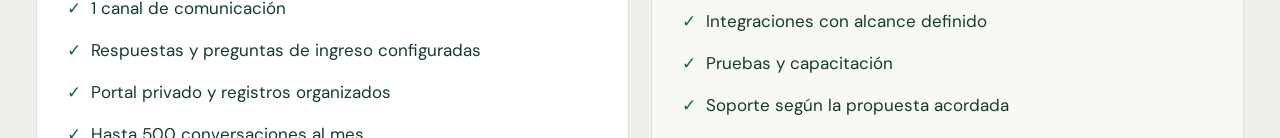
<file: agencias.html>
<!doctype html><html lang="en"><head><meta charset="utf-8"><meta name="viewport" content="width=device-width,initial-scale=1"><title>Agencies | Conversia MX</title><link rel="stylesheet" href="styles.css"><meta http-equiv="refresh" content="0; url=index.html#industries"></head><body><main style="min-height:100vh;display:grid;place-items:center;background:#02110d;color:white;font-family:Inter,Arial,sans-serif"><p>Opening <a style="color:#2cf6a0" href="index.html#industries">Agencies</a>…</p></main></body></html>
</file>
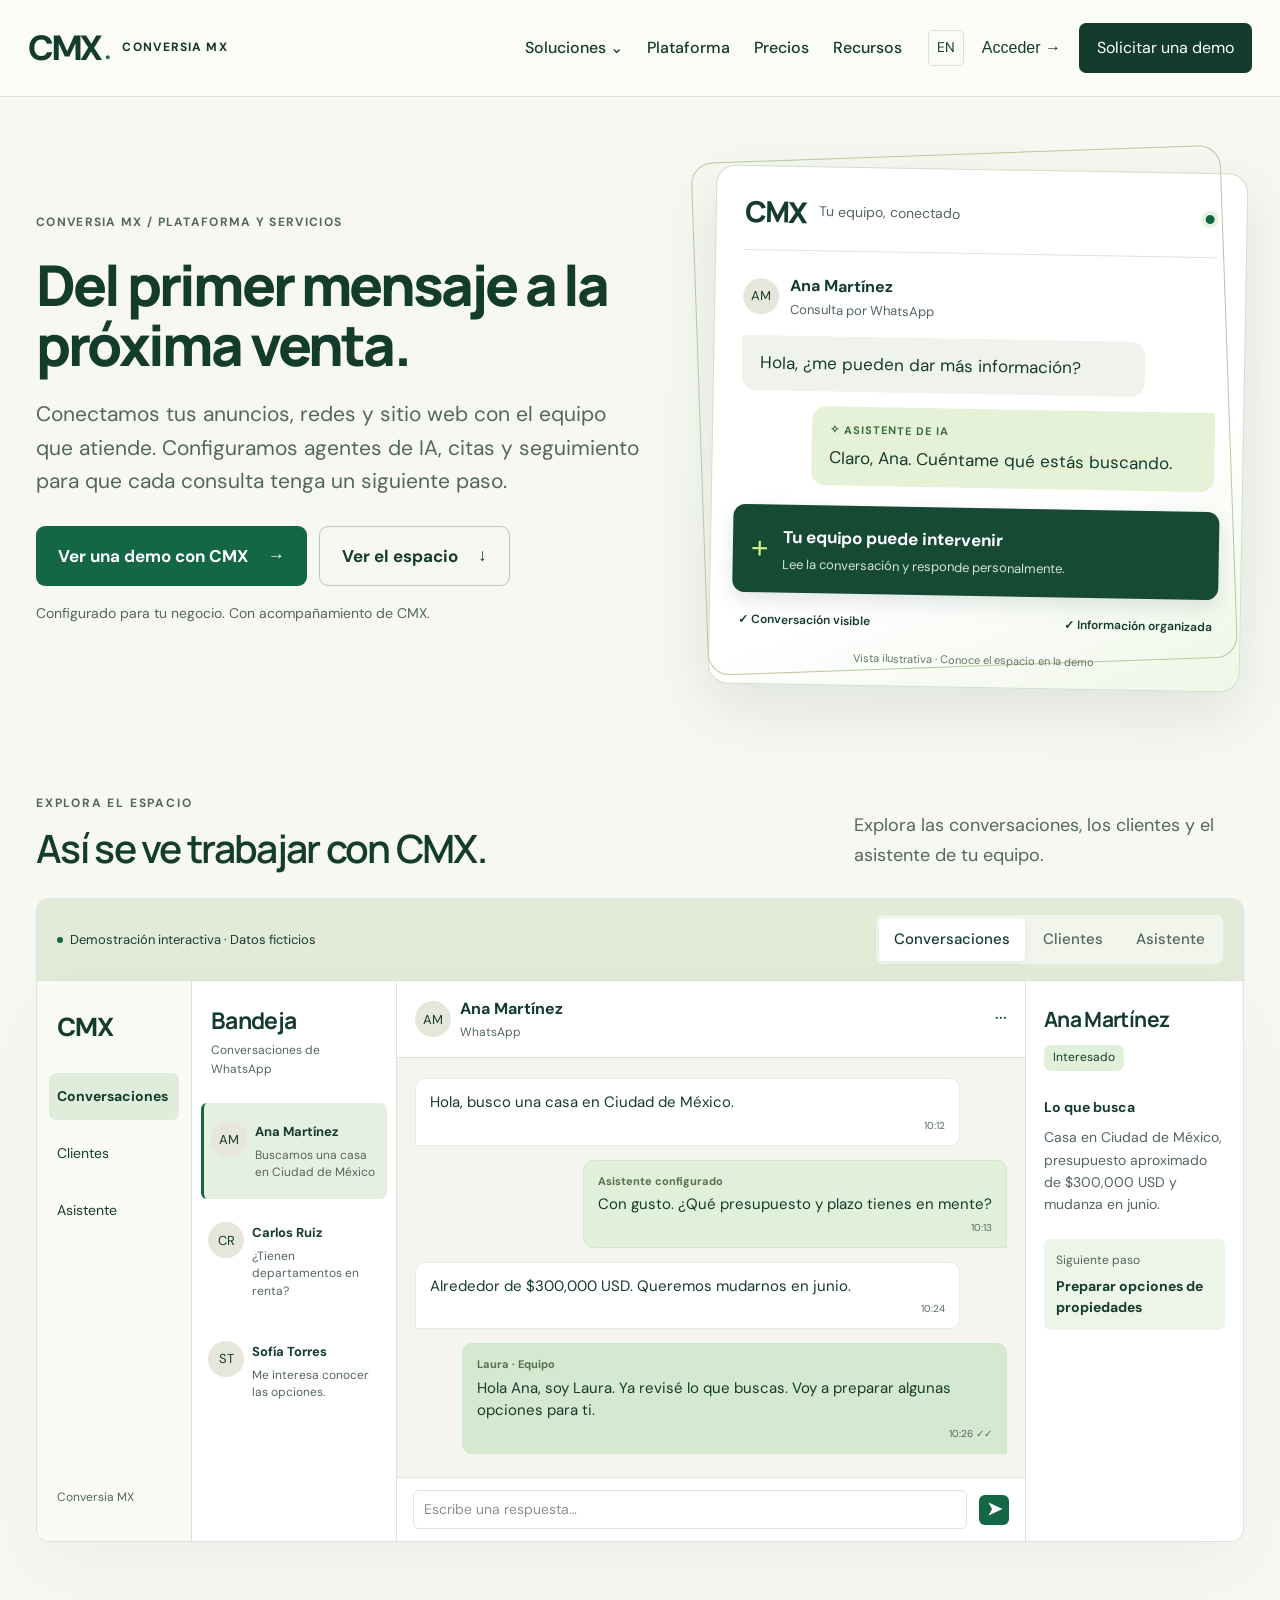
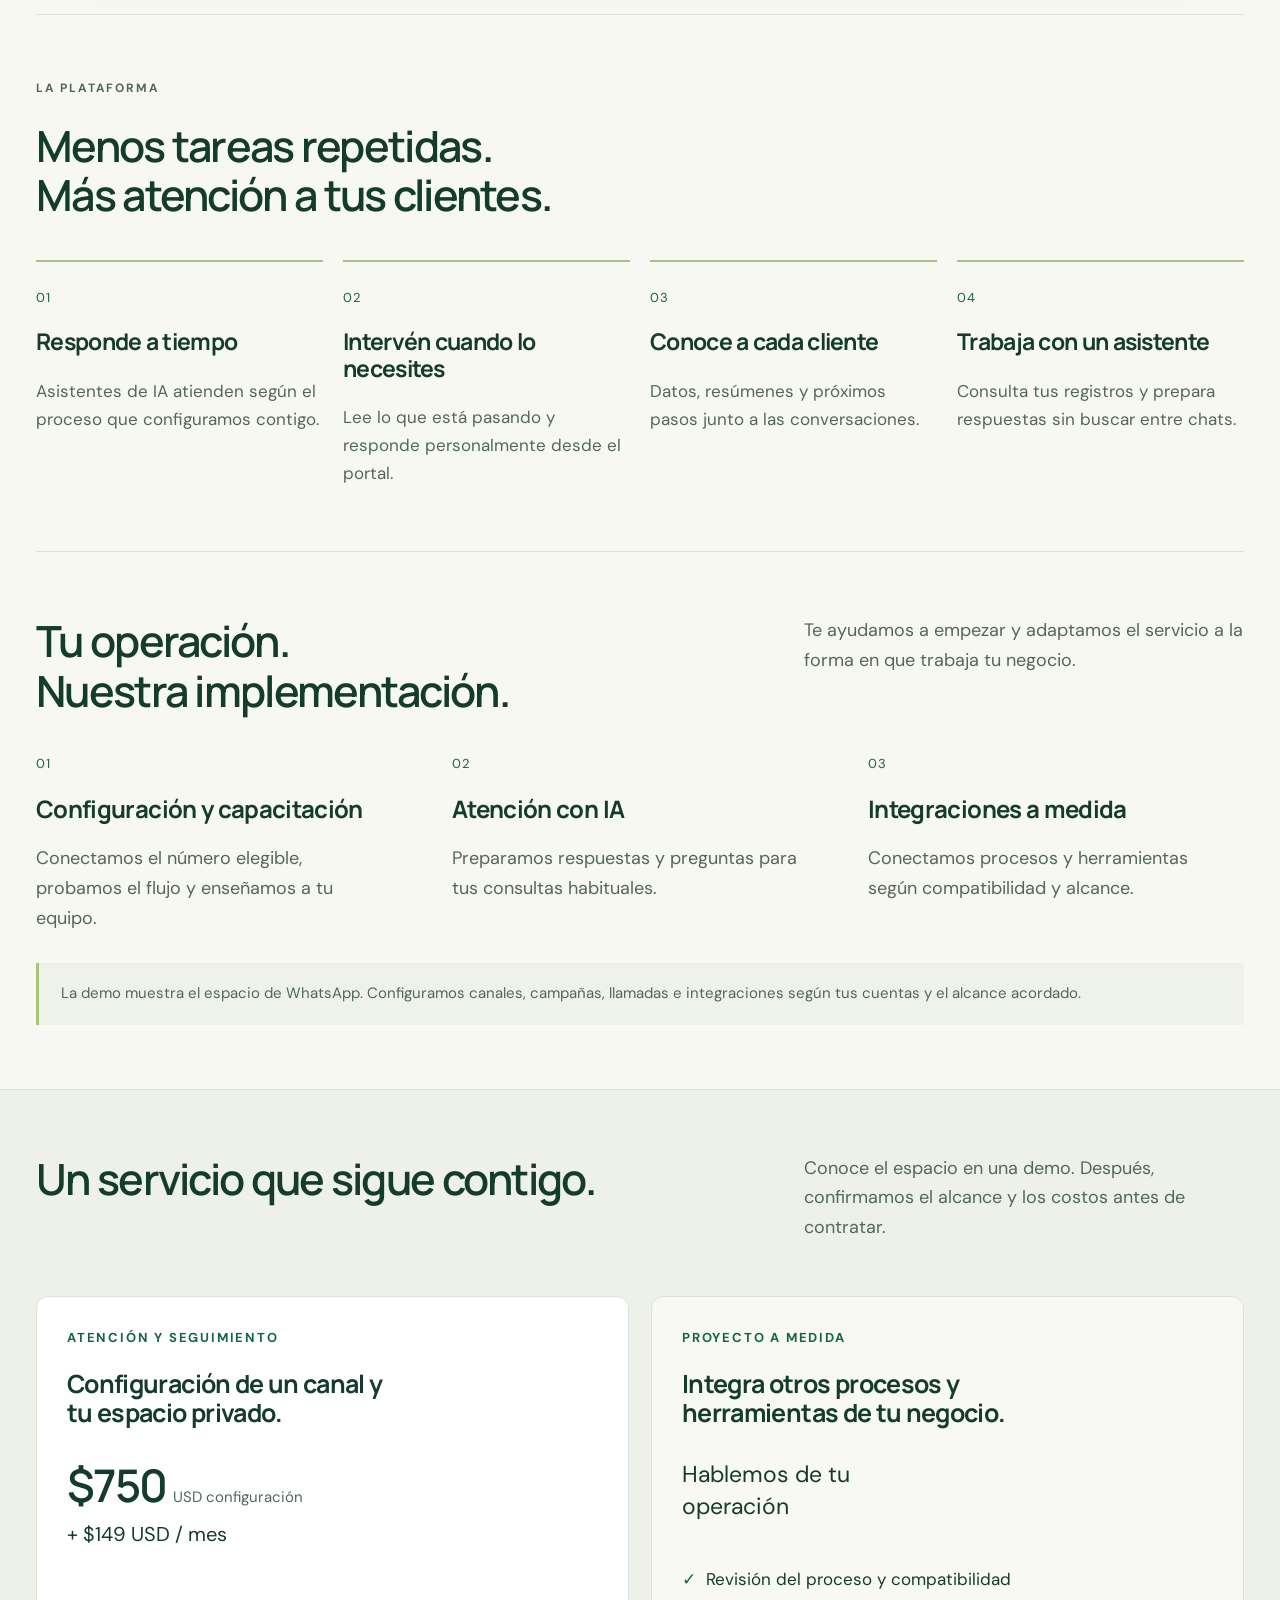
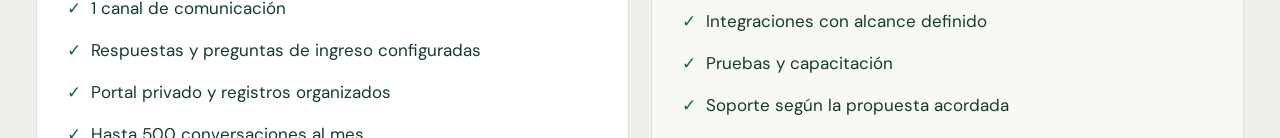
<file: como-funciona.html>
<!doctype html><html lang="en"><head><meta charset="utf-8"><meta name="viewport" content="width=device-width,initial-scale=1"><title>How It Works | Conversia MX</title><link rel="stylesheet" href="styles.css"><meta http-equiv="refresh" content="0; url=index.html#how"></head><body><main style="min-height:100vh;display:grid;place-items:center;background:#02110d;color:white;font-family:Inter,Arial,sans-serif"><p>Opening <a style="color:#2cf6a0" href="index.html#how">How It Works</a>…</p></main></body></html>
</file>
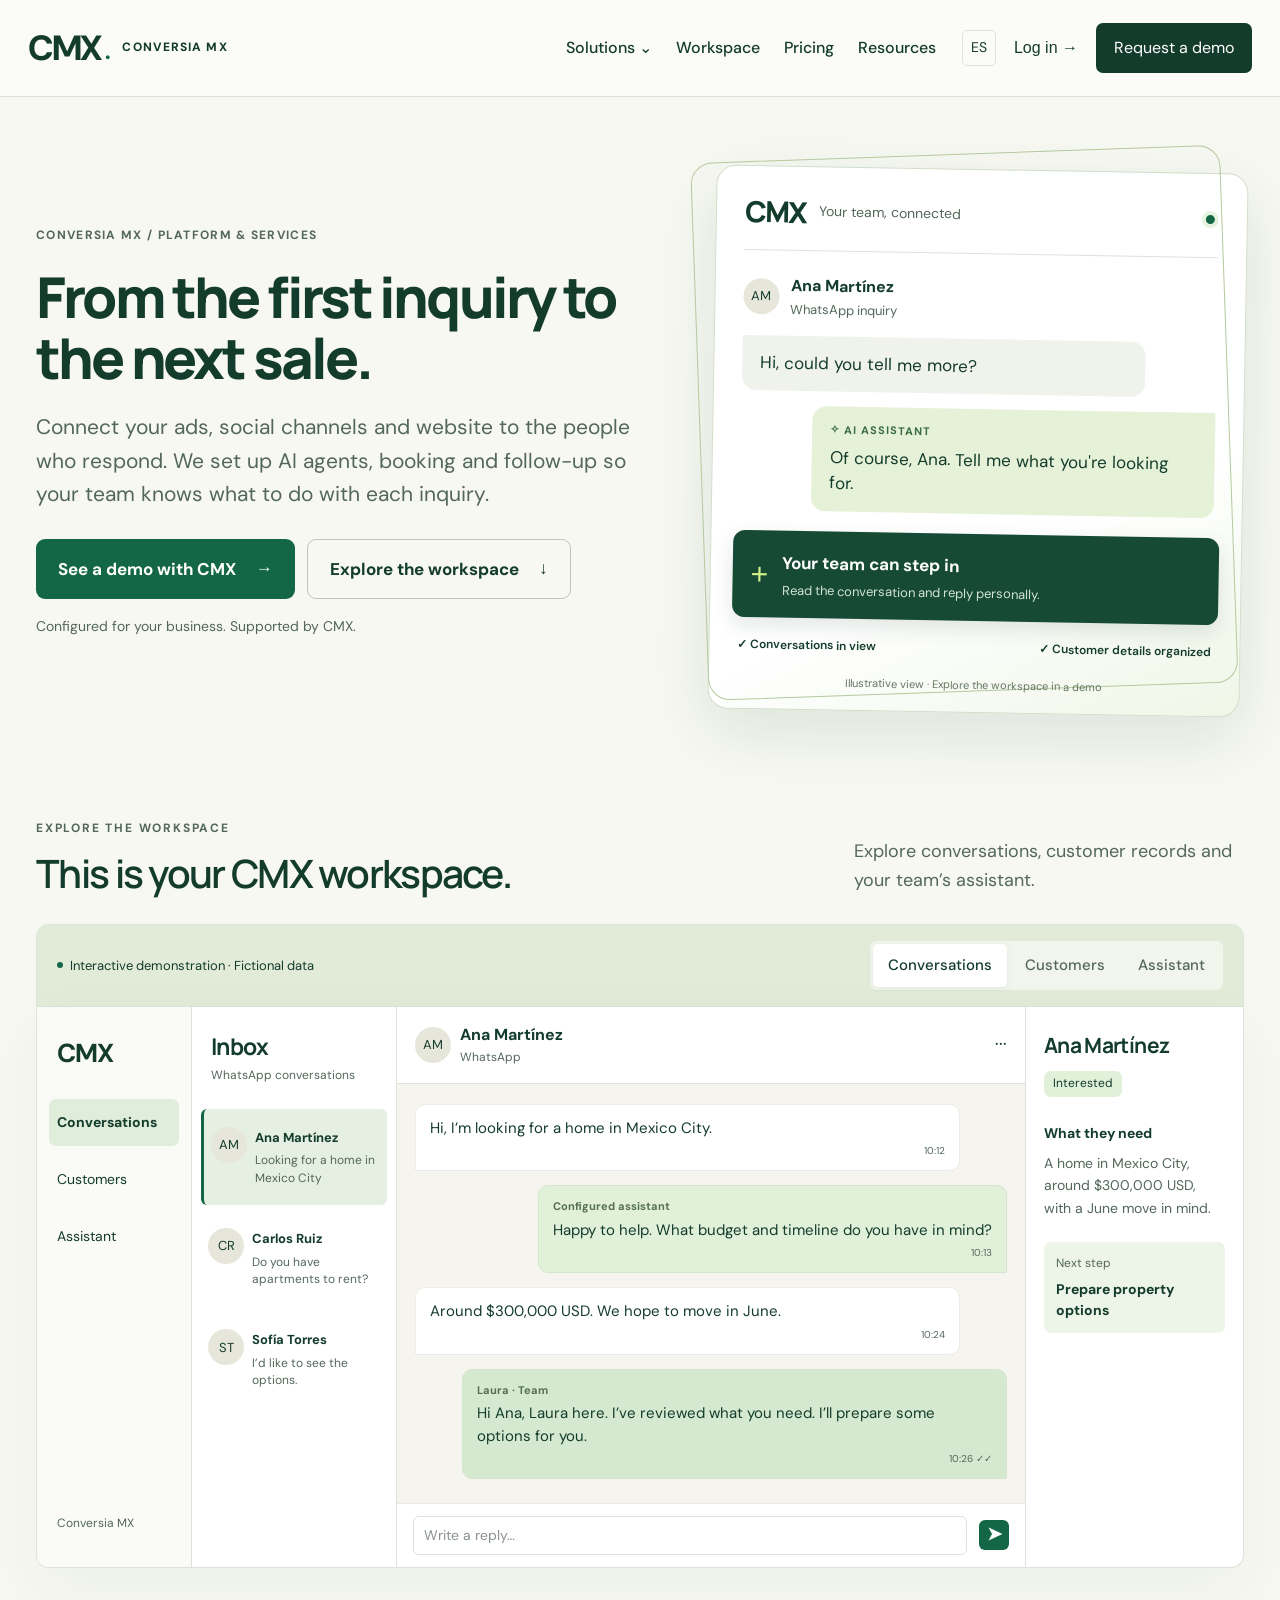
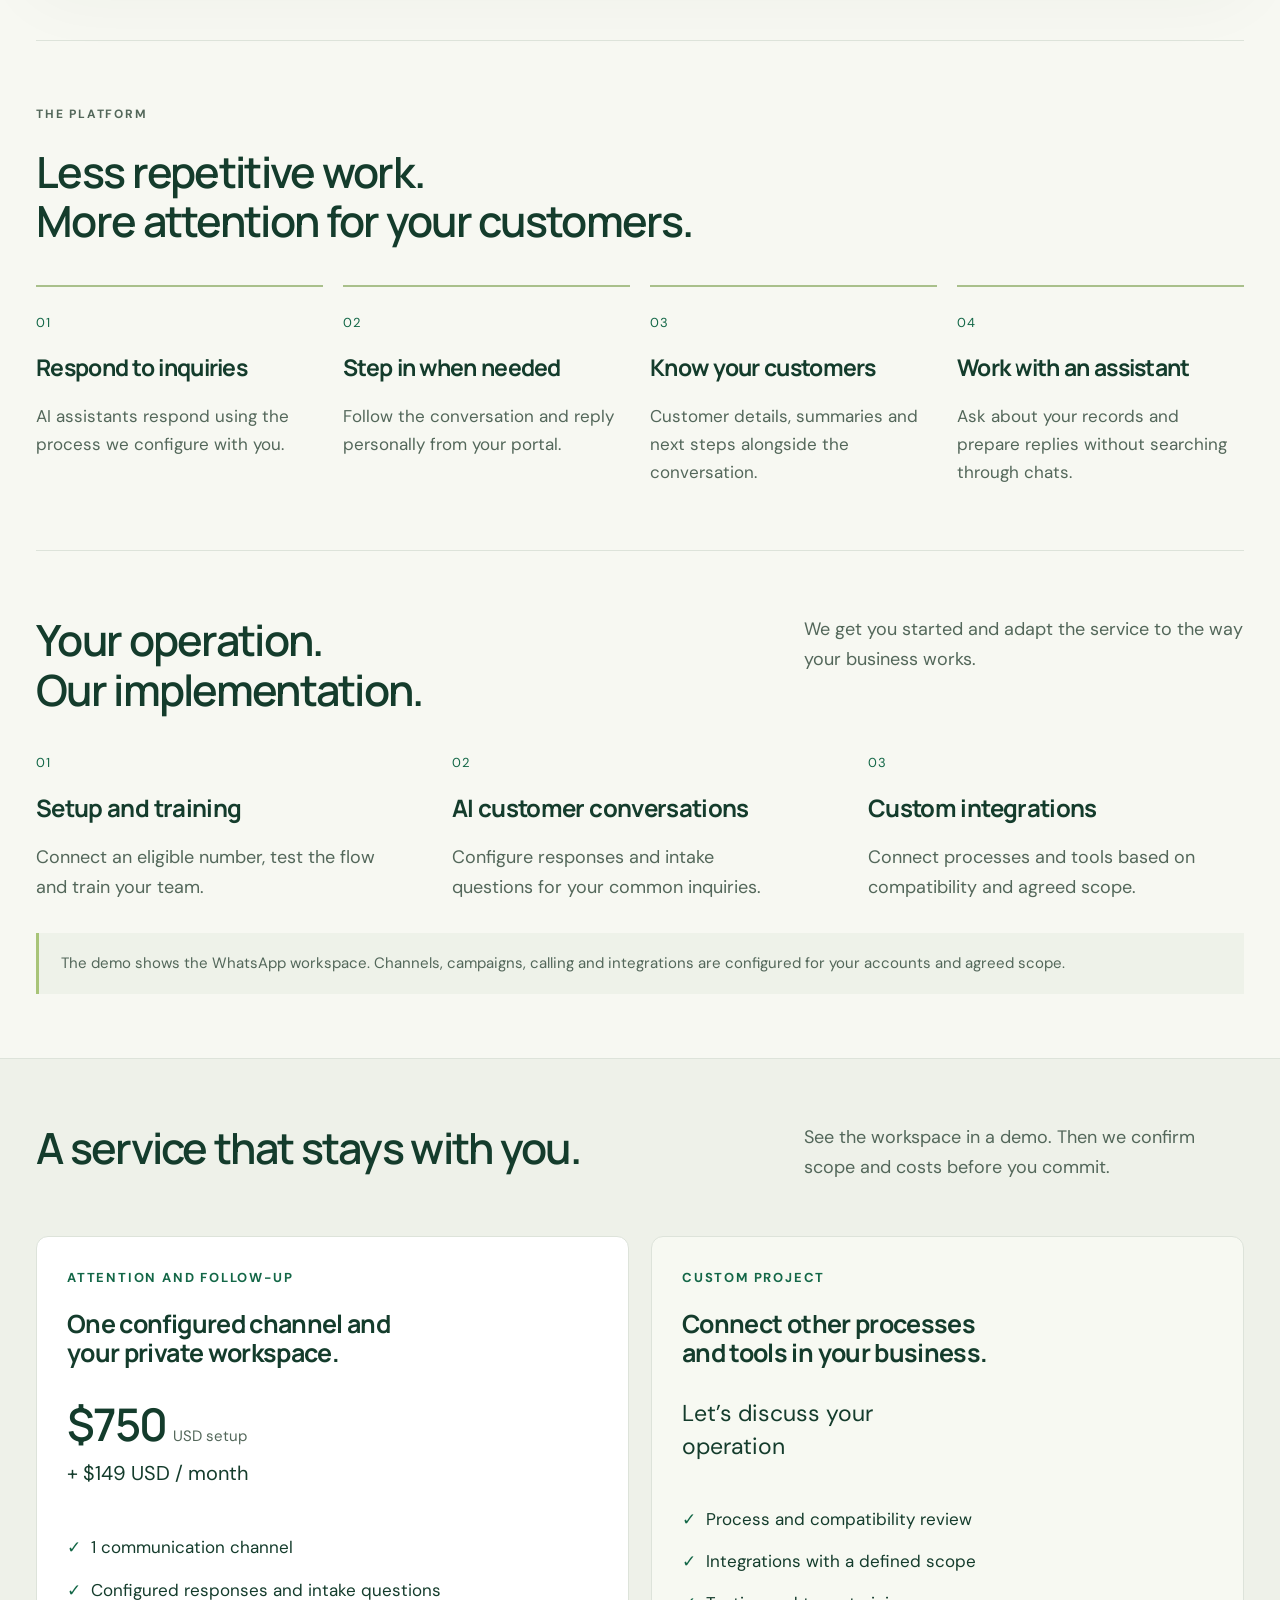
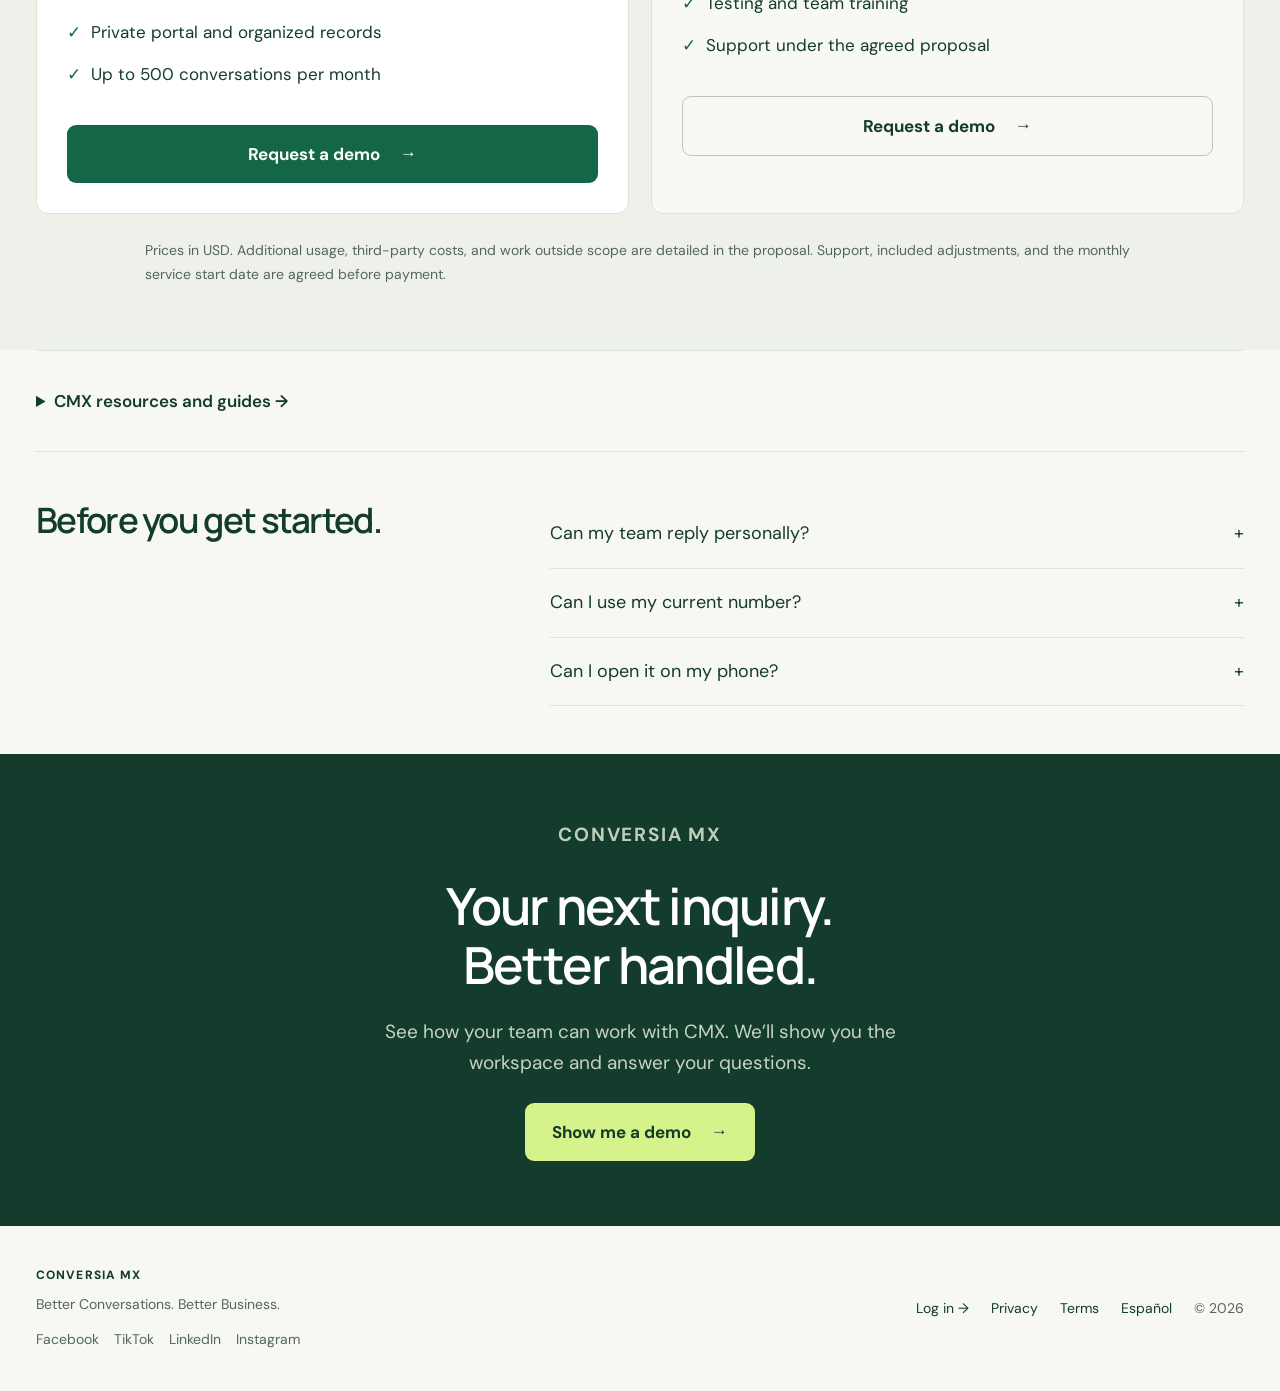
<file: index-en.html>
<!DOCTYPE html>

<html lang="en"><head><meta charset="utf-8"/><meta content="width=device-width,initial-scale=1" name="viewport"/><meta content="Read and reply to WhatsApp conversations, organize customer details, and work with assistants in one workspace. Set up for your business by Conversia MX." name="description"/><title>Conversia MX | WhatsApp, AI assistants and your team</title><link href="style.css" rel="stylesheet"/><link href="https://conversiamx.com/" hreflang="es" rel="alternate"/><link href="https://conversiamx.com/index-en.html" hreflang="en" rel="alternate"/></head><body>
<a class="skip" href="#main">Skip to content</a>
<header><div class="nav-wrap"><a aria-label="Conversia MX" class="brand" href="index.html"><span class="brand-mark">CMX<span>●</span></span><span>CONVERSIA MX</span></a><button aria-controls="navigation" aria-expanded="false" aria-label="Open navigation" class="mobile-toggle">☰</button><nav aria-label="Main" id="navigation"><details class="nav-dropdown catalog"><summary>Solutions ⌄</summary><div class="mega"><details class="solution-group" name="solution-focus"><summary><small>01</small><b>Attract leads</b></summary><a href="https://wa.me/525516509699?text=Hi%20CMX%2C%20I%E2%80%99d%20like%20to%20discuss%20Click-to-message%20ads.">Click-to-message ads</a><a href="https://wa.me/525516509699?text=Hi%20CMX%2C%20I%E2%80%99d%20like%20to%20discuss%20Social%20media%20inquiries.">Social media inquiries</a><a href="https://wa.me/525516509699?text=Hi%20CMX%2C%20I%E2%80%99d%20like%20to%20discuss%20Website%20lead%20capture.">Website lead capture</a><a href="https://wa.me/525516509699?text=Hi%20CMX%2C%20I%E2%80%99d%20like%20to%20discuss%20QR%20codes%20and%20offline%20capture.">QR codes and offline capture</a></details><details class="solution-group" name="solution-focus"><summary><small>02</small><b>Convert inquiries</b></summary><a href="https://wa.me/525516509699?text=Hi%20CMX%2C%20I%E2%80%99d%20like%20to%20discuss%20AI%20agents.">AI agents</a><a href="https://wa.me/525516509699?text=Hi%20CMX%2C%20I%E2%80%99d%20like%20to%20discuss%20Shared%20team%20inbox.">Shared team inbox</a><a href="https://wa.me/525516509699?text=Hi%20CMX%2C%20I%E2%80%99d%20like%20to%20discuss%20Lead%20qualification.">Lead qualification</a><a href="https://wa.me/525516509699?text=Hi%20CMX%2C%20I%E2%80%99d%20like%20to%20discuss%20Lead%20routing.">Lead routing</a><a href="https://wa.me/525516509699?text=Hi%20CMX%2C%20I%E2%80%99d%20like%20to%20discuss%20Appointment%20booking.">Appointment booking</a></details><details class="solution-group" name="solution-focus"><summary><small>03</small><b>Retain customers</b></summary><a href="https://wa.me/525516509699?text=Hi%20CMX%2C%20I%E2%80%99d%20like%20to%20discuss%20Customer%20support.">Customer support</a><a href="https://wa.me/525516509699?text=Hi%20CMX%2C%20I%E2%80%99d%20like%20to%20discuss%20Promotions%20and%20newsletters.">Promotions and newsletters</a><a href="https://wa.me/525516509699?text=Hi%20CMX%2C%20I%E2%80%99d%20like%20to%20discuss%20Renewal%20reminders.">Renewal reminders</a><a href="https://wa.me/525516509699?text=Hi%20CMX%2C%20I%E2%80%99d%20like%20to%20discuss%20Satisfaction%20and%20referral%20surveys.">Satisfaction and referral surveys</a></details><details class="solution-group" name="solution-focus"><summary><small>04</small><b>Expand your operation</b></summary><a href="https://wa.me/525516509699?text=Hi%20CMX%2C%20I%E2%80%99d%20like%20to%20discuss%20Mobile%20workspace%20access.">Mobile workspace access</a><a href="https://wa.me/525516509699?text=Hi%20CMX%2C%20I%E2%80%99d%20like%20to%20discuss%20WhatsApp%20calling%20projects.">WhatsApp calling projects</a><a href="https://wa.me/525516509699?text=Hi%20CMX%2C%20I%E2%80%99d%20like%20to%20discuss%20Channels%20and%20integrations.">Channels and integrations</a><a href="https://wa.me/525516509699?text=Hi%20CMX%2C%20I%E2%80%99d%20like%20to%20discuss%20CRM%20and%20calendar%20connections.">CRM and calendar connections</a></details></div></details><a href="#workspace">Workspace</a><a href="#plans">Pricing</a><a href="#resources">Resources</a></nav><div class="nav-actions"><a class="language" href="index.html" lang="es">ES</a><a class="login" href="https://open-bsp-ui.eddie8095.workers.dev/login" rel="noopener" target="_blank">Log in →</a><a class="nav-cta" href="https://wa.me/525516509699?text=Hi%2C%20I%20would%20like%20a%20demo%20of%20the%20Conversia%20MX%20workspace%20for%20my%20business." rel="noopener" target="_blank">Request a demo</a></div></div></header>
<main id="main"><section class="hero wrap"><div class="hero-grid"><div><p class="eyebrow">CONVERSIA MX / PLATFORM &amp; SERVICES</p><h1>From the first inquiry to the next sale.</h1><p class="lead">Connect your ads, social channels and website to the people who respond. We set up AI agents, booking and follow-up so your team knows what to do with each inquiry.</p><div class="actions"><a class="button primary" href="https://wa.me/525516509699?text=Hi%2C%20I%20would%20like%20a%20demo%20of%20the%20Conversia%20MX%20workspace%20for%20my%20business." rel="noopener" target="_blank">See a demo with CMX<span aria-hidden="true">→</span></a><a class="button outline" href="#workspace">Explore the workspace <span>↓</span></a></div><p class="micro">Configured for your business. Supported by CMX.</p></div><aside aria-label="Illustrative CMX conversation" class="hero-visual"><div class="visual-top"><b>CMX</b><span>Your team, connected</span><i></i></div><div class="visual-customer"><span class="avatar">AM</span><div><b>Ana Martínez</b><small>WhatsApp inquiry</small></div></div><div class="visual-message">Hi, could you tell me more?</div><div class="visual-message ai"><span>✧ AI ASSISTANT</span>Of course, Ana. Tell me what you're looking for.</div><div class="handoff"><span>+</span><div><b>Your team can step in</b><small>Read the conversation and reply personally.</small></div></div><div class="visual-bottom"><span>✓ Conversations in view</span><span>✓ Customer details organized</span></div><div class="visual-caption">Illustrative view · Explore the workspace in a demo</div></aside></div></section>
<section class="workspace-section wrap" id="workspace"><div class="workspace-heading"><div><p class="eyebrow">EXPLORE THE WORKSPACE</p><h2>This is your CMX workspace.</h2></div><p>Explore conversations, customer records and your team’s assistant.</p></div><div class="demo-toolbar"><p><span class="live-dot"></span>Interactive demonstration · Fictional data</p><div aria-label="Workspace views" class="demo-tabs" role="tablist"><button aria-controls="panel-inbox" aria-selected="true" data-tab="inbox" id="tab-inbox" role="tab" tabindex="0">Conversations</button><button aria-controls="panel-contact" aria-selected="false" data-tab="contact" id="tab-contact" role="tab" tabindex="-1">Customers</button><button aria-controls="panel-assistant" aria-selected="false" data-tab="assistant" id="tab-assistant" role="tab" tabindex="-1">Assistant</button></div></div>
<div class="demo-frame"><aside class="demo-sidebar"><b>CMX</b><button aria-pressed="true" class="demo-active" data-view="inbox" type="button">Conversations</button><button aria-pressed="false" class="" data-view="contact" type="button">Customers</button><button aria-pressed="false" class="" data-view="assistant" type="button">Assistant</button><small>Conversia MX</small></aside><div class="demo-main">
<div aria-labelledby="tab-inbox" class="inbox-panel" data-panel="inbox" id="panel-inbox" role="tabpanel"><div class="thread-list"><h3>Inbox</h3><p>WhatsApp conversations</p><div class="thread selected"><span class="avatar">AM</span><div><b>Ana Martínez</b><small>Looking for a home in Mexico City</small></div><time>10:24</time></div><div class="thread"><span class="avatar">CR</span><div><b>Carlos Ruiz</b><small>Do you have apartments to rent?</small></div></div><div class="thread"><span class="avatar">ST</span><div><b>Sofía Torres</b><small>I’d like to see the options.</small></div></div></div><div class="chat"><div class="chat-top"><span class="avatar">AM</span><div><b>Ana Martínez</b><small>WhatsApp</small></div><span>···</span></div><div class="bubbles"><div class="bubble">Hi, I’m looking for a home in Mexico City.<small>10:12</small></div><div class="bubble outgoing"><span class="author">Configured assistant</span>Happy to help. What budget and timeline do you have in mind?<small>10:13</small></div><div class="bubble">Around $300,000 USD. We hope to move in June.<small>10:24</small></div><div class="bubble outgoing human"><span class="author">Laura · Team</span>Hi Ana, Laura here. I’ve reviewed what you need. I’ll prepare some options for you.<small>10:26 ✓✓</small></div></div><div class="composer"><span>Write a reply…</span><b aria-hidden="true">➤</b></div></div><aside class="customer-mini"><h3>Ana Martínez</h3><span class="stage">Interested</span><h4>What they need</h4><p>A home in Mexico City, around $300,000 USD, with a June move in mind.</p><div class="next-card"><small>Next step</small><b>Prepare property options</b></div></aside></div>
<div aria-labelledby="tab-contact" class="record-panel" data-panel="contact" hidden="" id="panel-contact" role="tabpanel"><div><p class="eyebrow">Customer details</p><h2>The details you need, without searching again.</h2><p>Information collected in the conversation and notes from your team, together in the customer record.</p></div><div class="record-card"><div class="customer-title"><span class="avatar">AM</span><h3>Ana Martínez</h3><span class="stage">Interested</span></div><dl><div><dt>Name</dt><dd>Ana Martinez</dd></div><div><dt>Interest</dt><dd>Home purchase</dd></div><div><dt>Location</dt><dd>Mexico City</dd></div><div><dt>Budget</dt><dd>$300,000 USD</dd></div><div><dt>Timeline</dt><dd>June</dd></div><div><dt>Stage</dt><dd>Interested</dd></div></dl><div class="next-card"><small>Next step</small><b>Prepare property options</b></div></div></div>
<div aria-labelledby="tab-assistant" class="assistant-panel" data-panel="assistant" hidden="" id="panel-assistant" role="tabpanel"><div><p class="eyebrow">Team assistant</p><h2>Ask a question.<br/>Continue with context.</h2><p>Ask about available conversations and records, prepare drafts, and get help organizing your work. Review proposed record changes before saving.</p></div><div class="assistant-card"><div class="staff-question">What does Ana need, and what comes next?</div><div class="assistant-answer"><b>✧ Conversia</b><p>Ana is looking for a home in Mexico City, with a budget of around $300,000 USD and a June move in mind. The saved next step is to prepare property options.</p><span class="evidence">Ana’s record · Illustrative example</span></div><p class="micro">This internal conversation does not send messages to the customer.</p></div></div>
</div></div></section>
<section class="wrap section" id="platform"><p class="eyebrow">THE PLATFORM</p><h2>Less repetitive work.<br/>More attention for your customers.</h2><div class="feature-grid"><article class="feature" id="automation"><span class="feature-no">01</span><h3>Respond to inquiries</h3><p>AI assistants respond using the process we configure with you.</p></article><article class="feature" id="inbox-feature"><span class="feature-no">02</span><h3>Step in when needed</h3><p>Follow the conversation and reply personally from your portal.</p></article><article class="feature" id="crm"><span class="feature-no">03</span><h3>Know your customers</h3><p>Customer details, summaries and next steps alongside the conversation.</p></article><article class="feature" id="team-assistant"><span class="feature-no">04</span><h3>Work with an assistant</h3><p>Ask about your records and prepare replies without searching through chats.</p></article></div></section>
<section class="wrap section" id="services"><div class="section-heading"><h2>Your operation.<br/>Our implementation.</h2><p>We get you started and adapt the service to the way your business works.</p></div><div class="three-grid service-cards"><article id="service-1"><span class="feature-no">01</span><h3>Setup and training</h3><p>Connect an eligible number, test the flow and train your team.</p></article><article id="service-2"><span class="feature-no">02</span><h3>AI customer conversations</h3><p>Configure responses and intake questions for your common inquiries.</p></article><article id="service-3"><span class="feature-no">03</span><h3>Custom integrations</h3><p>Connect processes and tools based on compatibility and agreed scope.</p></article></div><p class="scope-note">The demo shows the WhatsApp workspace. Channels, campaigns, calling and integrations are configured for your accounts and agreed scope.</p></section>
<section class="pricing-section" id="plans"><div class="wrap"><div class="section-heading"><h2>A service that stays with you.</h2><p>See the workspace in a demo. Then we confirm scope and costs before you commit.</p></div><div class="plans"><article class="plan"><p class="eyebrow">Attention and follow-up</p><h3>One configured channel and your private workspace.</h3><div class="price">$750 <small>USD setup</small></div><p class="monthly">+ $149 USD / month</p><ul><li>1 communication channel</li><li>Configured responses and intake questions</li><li>Private portal and organized records</li><li>Up to 500 conversations per month</li></ul><a class="button primary" href="https://wa.me/525516509699?text=Hi%2C%20I%20would%20like%20a%20demo%20of%20the%20Conversia%20MX%20workspace%20for%20my%20business." rel="noopener" target="_blank">Request a demo<span aria-hidden="true">→</span></a></article><article class="plan custom"><p class="eyebrow">Custom project</p><h3>Connect other processes and tools in your business.</h3><div class="custom-price">Let’s discuss your operation</div><ul><li>Process and compatibility review</li><li>Integrations with a defined scope</li><li>Testing and team training</li><li>Support under the agreed proposal</li></ul><a class="button outline" href="https://wa.me/525516509699?text=Hi%2C%20I%20would%20like%20a%20demo%20of%20the%20Conversia%20MX%20workspace%20for%20my%20business." rel="noopener" target="_blank">Request a demo<span aria-hidden="true">→</span></a></article></div><p class="micro price-foot">Prices in USD. Additional usage, third-party costs, and work outside scope are detailed in the proposal. Support, included adjustments, and the monthly service start date are agreed before payment.</p></div></section>
<section class="wrap section resources" id="resources"><details><summary>CMX resources and guides  →</summary><div class="resource-links"><a href="https://conversiamx.com/books/After_the_Click.pdf" rel="noopener" target="_blank">CMX / 01 After the Click ENGLISH EDITION → <span aria-hidden="true">→</span></a><a href="https://conversiamx.com/books/CMX_The_Prepared_Property_Inquiry.pdf" rel="noopener" target="_blank">CMX / 02 The Prepared Property Inquiry ENGLISH EDITION → <span aria-hidden="true">→</span></a><a href="https://conversiamx.com/books/CMX_Follow_Up_With_Context.pdf" rel="noopener" target="_blank">CMX / 03 Follow Up With Context ENGLISH EDITION → <span aria-hidden="true">→</span></a><a href="https://conversiamx.com/books/CMX_Before_The_Enrollment_Call.pdf" rel="noopener" target="_blank">CMX / 04 Before the Enrollment Call ENGLISH EDITION → <span aria-hidden="true">→</span></a></div></details></section>
<section class="wrap section faq" id="faq"><h2>Before you get started.</h2><div><details><summary>Can my team reply personally?<span aria-hidden="true">+</span></summary><p>Yes. You can read conversations and reply from the portal. We configure and test how your team’s intervention works alongside automation.</p></details><details><summary>Can I use my current number?<span aria-hidden="true">+</span></summary><p>We first review its eligibility and the connection it needs. We confirm the process before making changes.</p></details><details><summary>Can I open it on my phone?<span aria-hidden="true">+</span></summary><p>You can sign in through your phone’s browser. We show you the experience during the demo; no download is needed to access the portal.</p></details></div></section>
<section class="closing"><div class="wrap"><p class="eyebrow">CONVERSIA MX</p><h2>Your next inquiry.<br/>Better handled.</h2><p>See how your team can work with CMX. We’ll show you the workspace and answer your questions.</p><a class="button light" href="https://wa.me/525516509699?text=Hi%2C%20I%20would%20like%20a%20demo%20of%20the%20Conversia%20MX%20workspace%20for%20my%20business." rel="noopener" target="_blank">Show me a demo<span aria-hidden="true">→</span></a></div></section></main>
<footer class="wrap"><div><a class="brand" href="index.html">CONVERSIA MX</a><p>Better Conversations. Better Business.</p><div class="social-footer"><a href="https://www.facebook.com/share/18xxEL4nfW/?mibextid=wwXIfr" rel="noopener" target="_blank">Facebook</a><a href="https://www.tiktok.com/@conversia.mxico" rel="noopener" target="_blank">TikTok</a><a href="https://www.linkedin.com/in/conversiamexico/" rel="noopener" target="_blank">LinkedIn</a><a href="https://www.instagram.com/conversiamexico/" rel="noopener" target="_blank">Instagram</a></div></div><div class="footer-links"><a href="https://open-bsp-ui.eddie8095.workers.dev/login" rel="noopener" target="_blank">Log in →</a><a href="privacy-policy.html">Privacy</a><a href="terms-en.html">Terms</a><a href="index.html">Español</a><span>© 2026</span></div></footer><script src="app.js"></script></body></html>
</file>
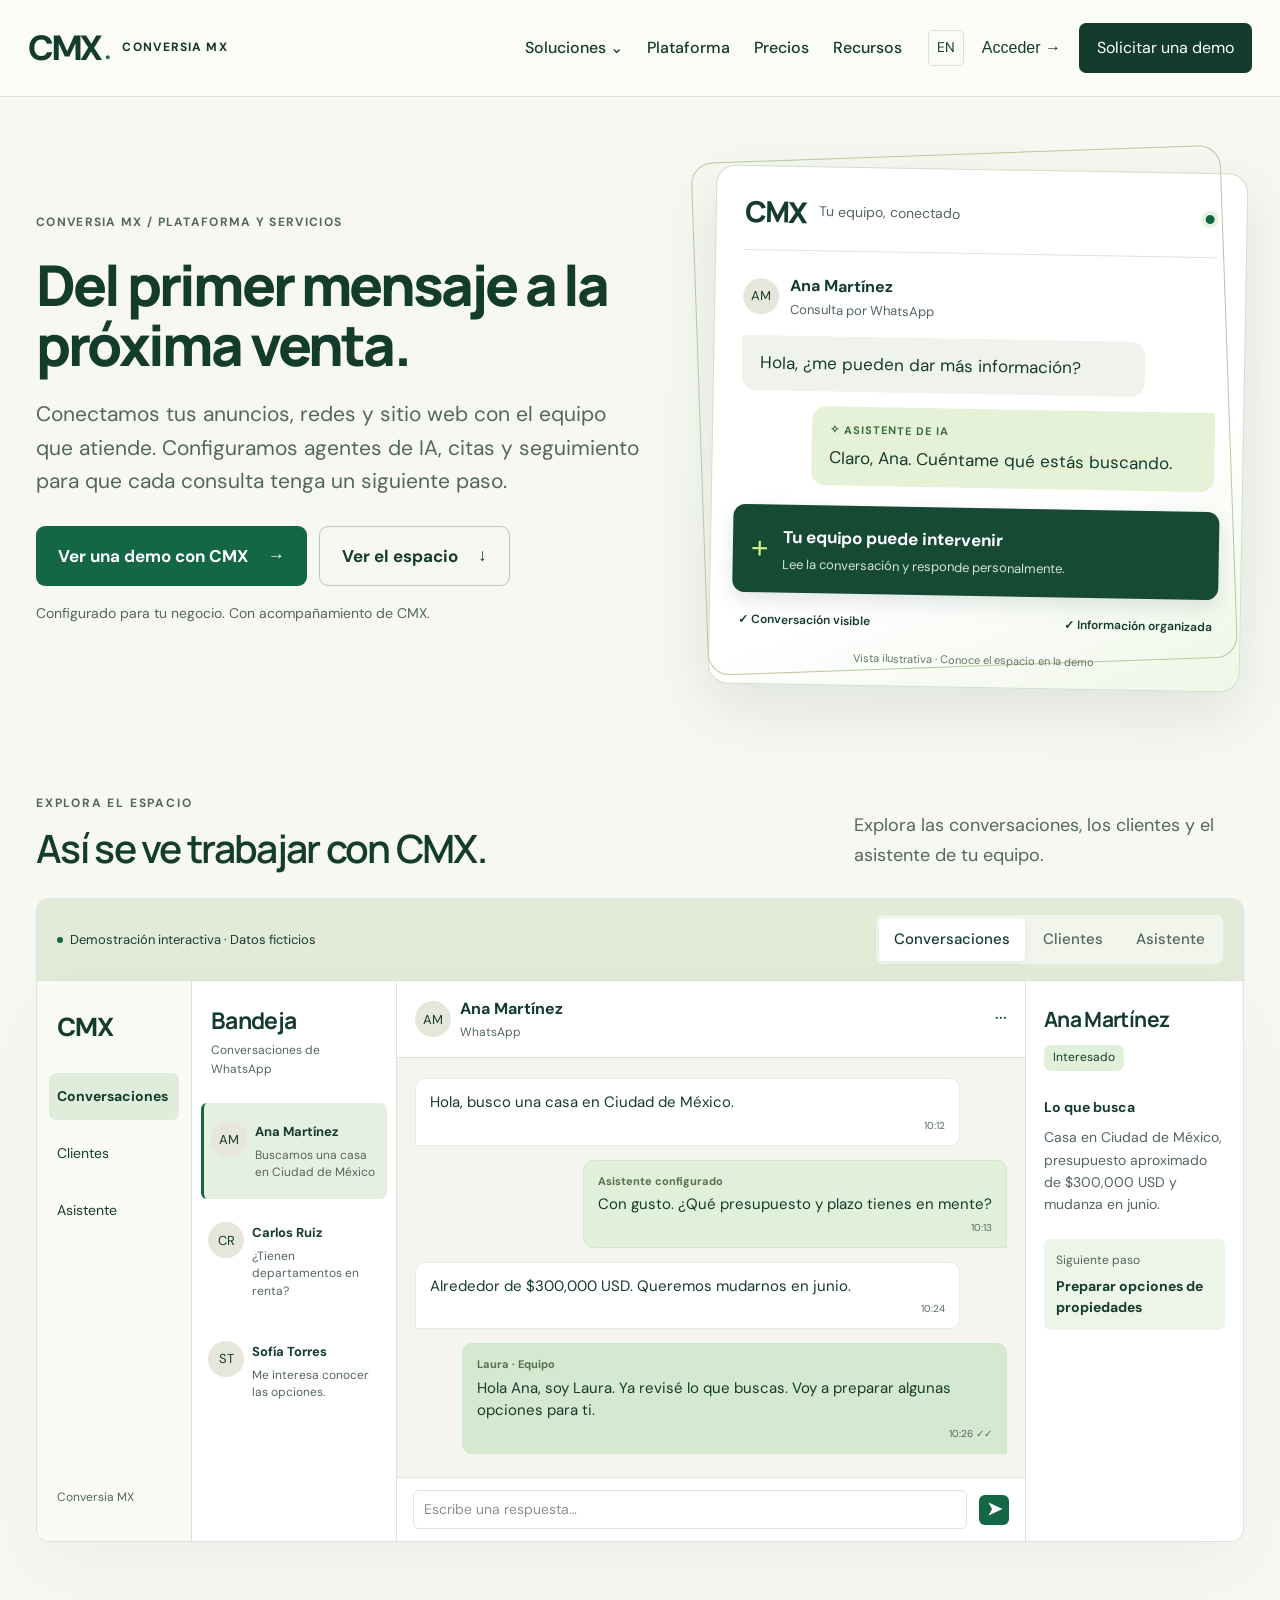
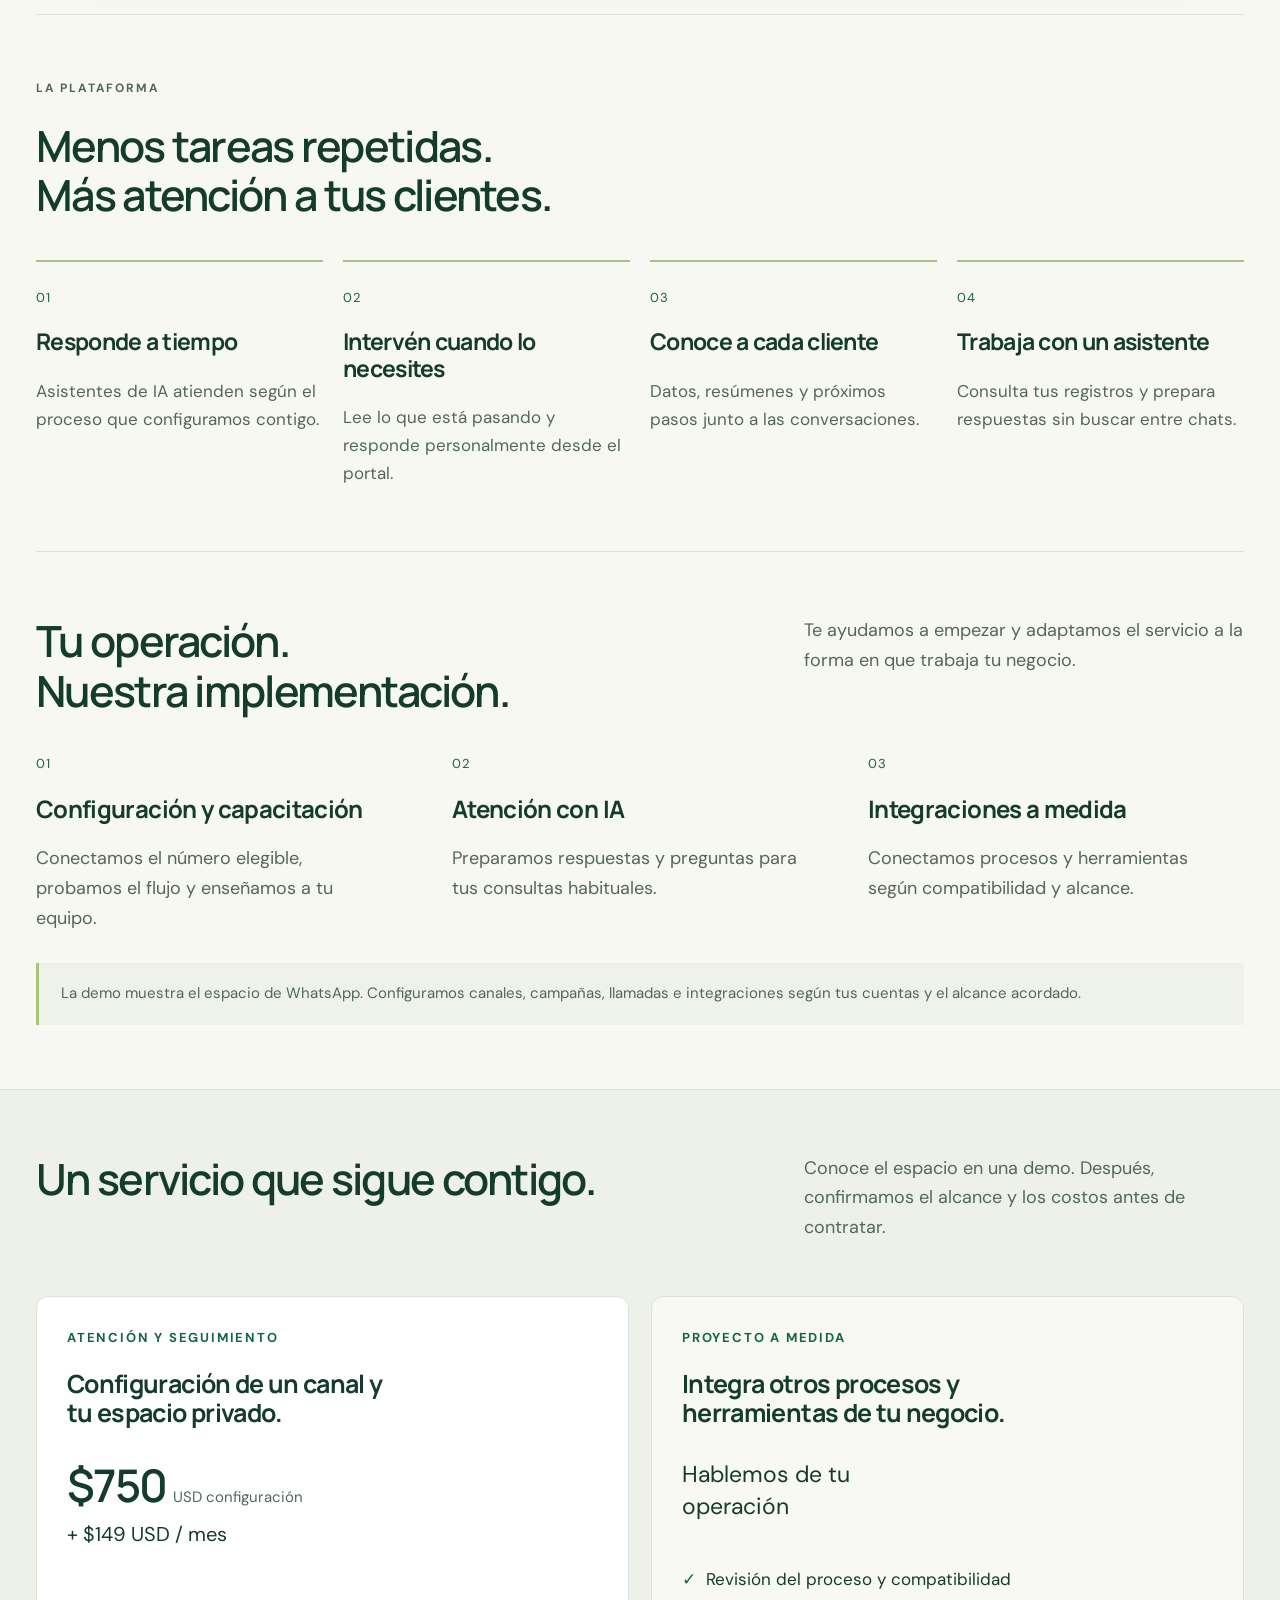
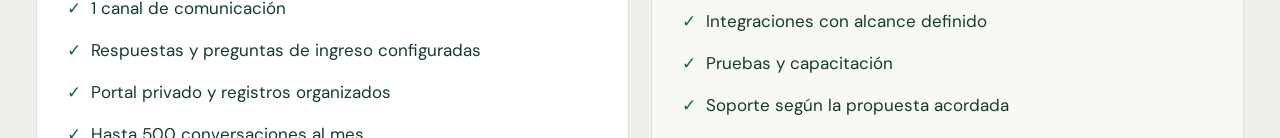
<file: industrias.html>
<!doctype html><html lang="en"><head><meta charset="utf-8"><meta name="viewport" content="width=device-width,initial-scale=1"><title>Industries | Conversia MX</title><link rel="stylesheet" href="styles.css"><meta http-equiv="refresh" content="0; url=index.html#industries"></head><body><main style="min-height:100vh;display:grid;place-items:center;background:#02110d;color:white;font-family:Inter,Arial,sans-serif"><p>Opening <a style="color:#2cf6a0" href="index.html#industries">Industries</a>…</p></main></body></html>
</file>
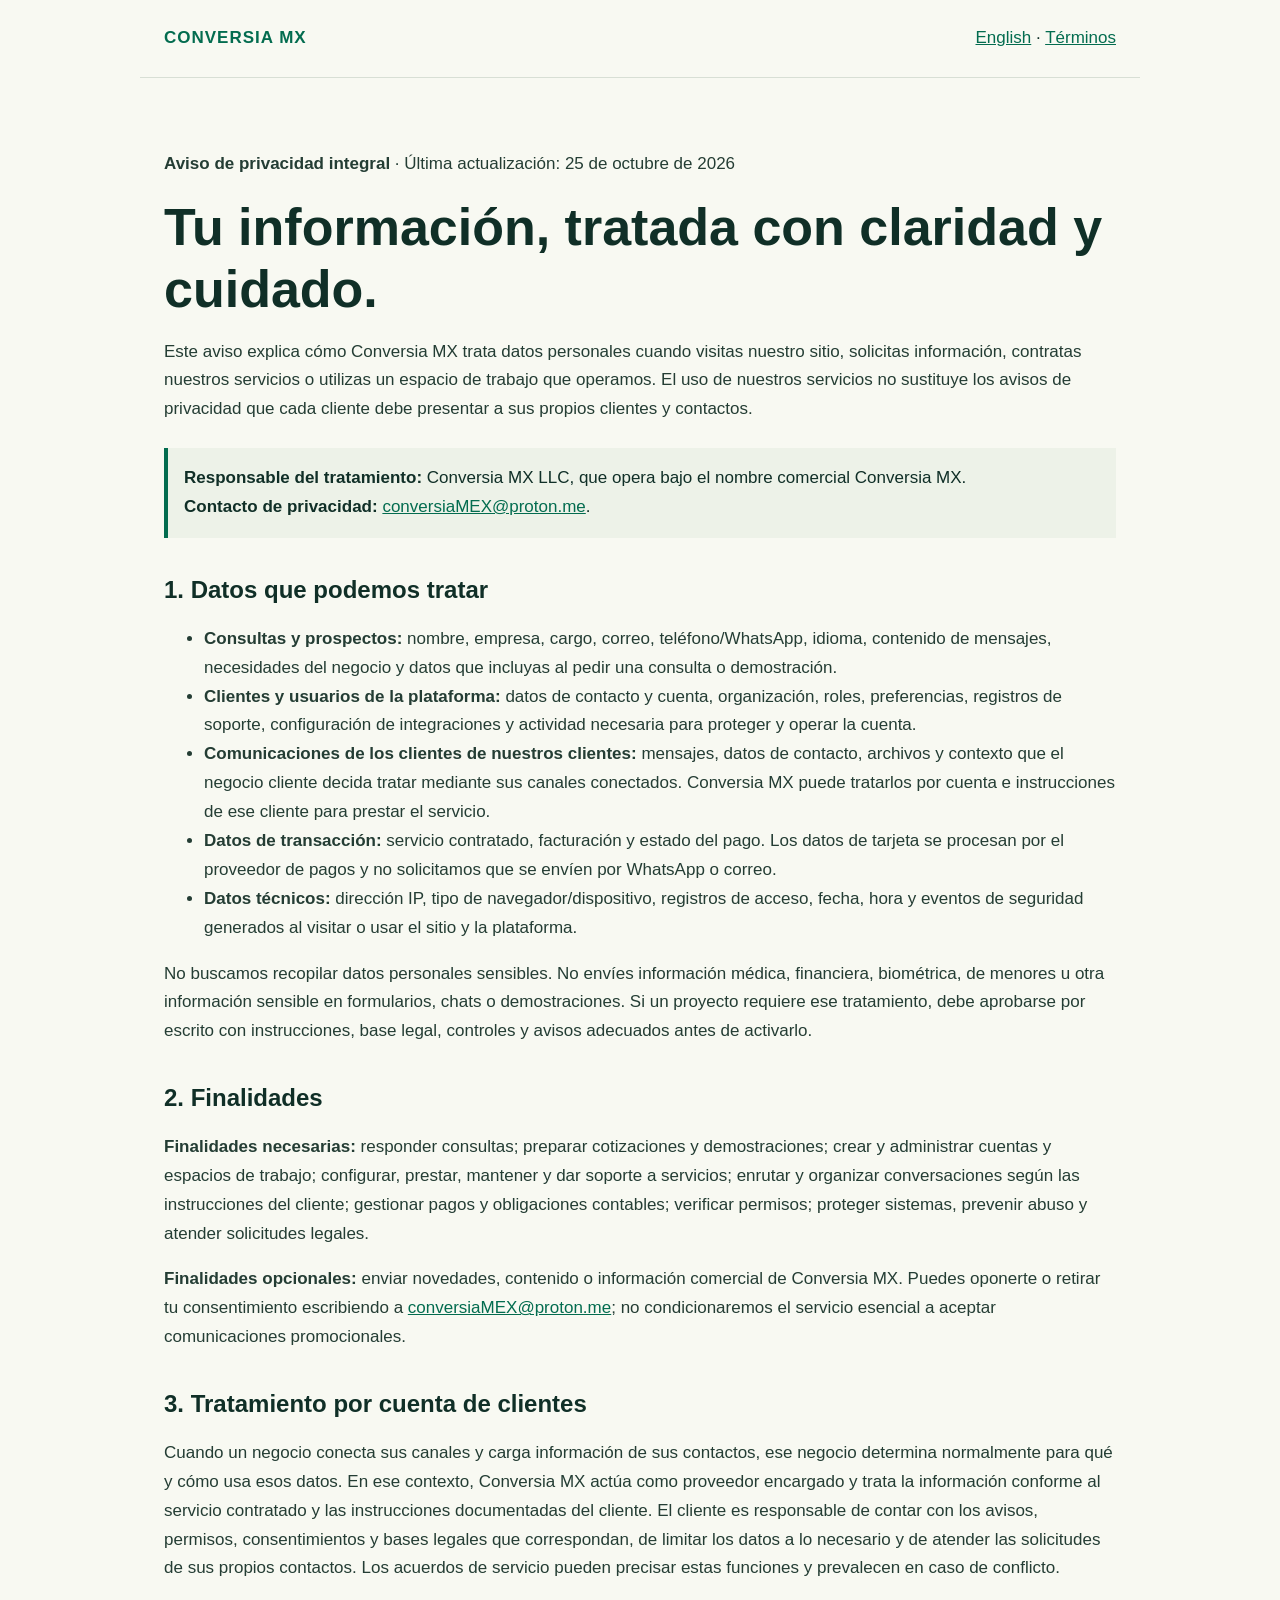
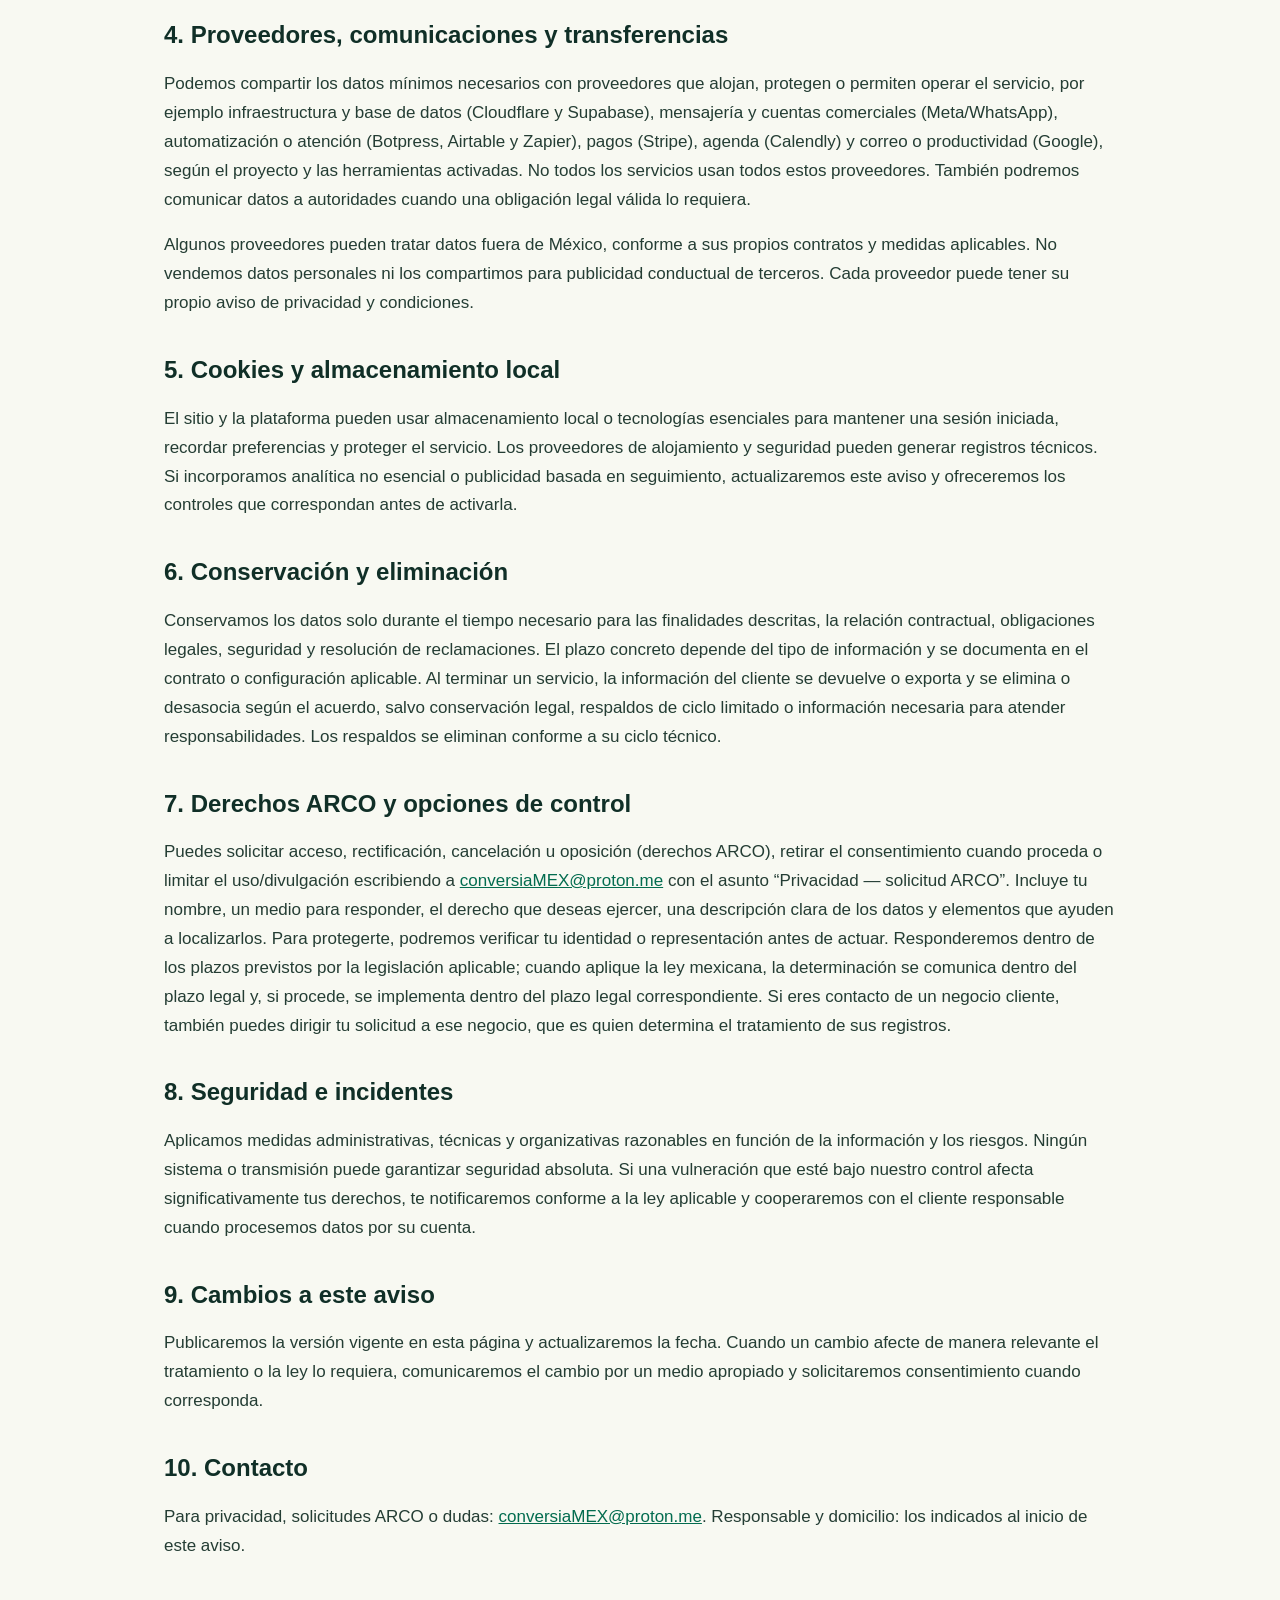
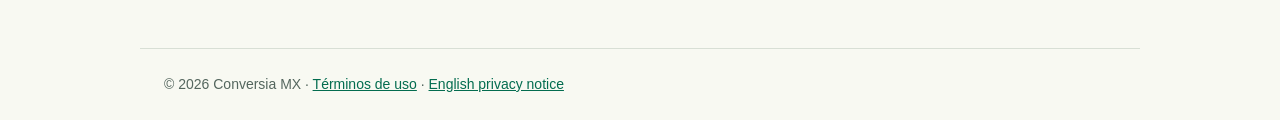
<file: privacidad.html>
<!doctype html>
<html lang="es">
<head>
  <meta charset="utf-8"><meta name="viewport" content="width=device-width,initial-scale=1">
  <meta name="description" content="Aviso de privacidad integral de Conversia MX: datos tratados, finalidades, derechos y contacto.">
  <title>Aviso de privacidad | Conversia MX</title>
  <style>
    :root{--ink:#102f27;--green:#036c4f;--paper:#f8f9f2;--muted:#54665e;--line:#d8dfd5}*{box-sizing:border-box}body{margin:0;background:var(--paper);color:var(--ink);font:17px/1.7 Arial,sans-serif}header,main,footer{max-width:1000px;margin:auto;padding:24px}header{display:flex;justify-content:space-between;align-items:center;border-bottom:1px solid var(--line)}a{color:var(--green)}.brand{font-weight:800;letter-spacing:1px;text-decoration:none}.switch{white-space:nowrap}main{padding-top:55px;padding-bottom:70px}h1,h2{line-height:1.2}h1{font-size:clamp(34px,5vw,52px);margin:.3em 0}h2{font-size:24px;margin-top:38px}p,li{color:#243d34}.notice{background:#edf2e8;border-left:4px solid var(--green);padding:16px;margin:24px 0}.placeholder{background:#fff3cd;padding:2px 5px}footer{border-top:1px solid var(--line);font-size:14px;color:var(--muted)}
  </style>
</head>
<body>
<header><a class="brand" href="index.html">CONVERSIA MX</a><nav class="switch"><a href="privacy-policy.html" lang="en">English</a> · <a href="terminos.html">Términos</a></nav></header>
<main>
  <p><strong>Aviso de privacidad integral</strong> · Última actualización: 25 de octubre de 2026</p>
  <h1>Tu información, tratada con claridad y cuidado.</h1>
  <p>Este aviso explica cómo Conversia MX trata datos personales cuando visitas nuestro sitio, solicitas información, contratas nuestros servicios o utilizas un espacio de trabajo que operamos. El uso de nuestros servicios no sustituye los avisos de privacidad que cada cliente debe presentar a sus propios clientes y contactos.</p>
  <div class="notice"><strong>Responsable del tratamiento:</strong> Conversia MX LLC, que opera bajo el nombre comercial Conversia MX.<br><strong>Contacto de privacidad:</strong> <a href="mailto:conversiaMEX@proton.me">conversiaMEX@proton.me</a>.</div>
  <h2>1. Datos que podemos tratar</h2>
  <ul>
    <li><strong>Consultas y prospectos:</strong> nombre, empresa, cargo, correo, teléfono/WhatsApp, idioma, contenido de mensajes, necesidades del negocio y datos que incluyas al pedir una consulta o demostración.</li>
    <li><strong>Clientes y usuarios de la plataforma:</strong> datos de contacto y cuenta, organización, roles, preferencias, registros de soporte, configuración de integraciones y actividad necesaria para proteger y operar la cuenta.</li>
    <li><strong>Comunicaciones de los clientes de nuestros clientes:</strong> mensajes, datos de contacto, archivos y contexto que el negocio cliente decida tratar mediante sus canales conectados. Conversia MX puede tratarlos por cuenta e instrucciones de ese cliente para prestar el servicio.</li>
    <li><strong>Datos de transacción:</strong> servicio contratado, facturación y estado del pago. Los datos de tarjeta se procesan por el proveedor de pagos y no solicitamos que se envíen por WhatsApp o correo.</li>
    <li><strong>Datos técnicos:</strong> dirección IP, tipo de navegador/dispositivo, registros de acceso, fecha, hora y eventos de seguridad generados al visitar o usar el sitio y la plataforma.</li>
  </ul>
  <p>No buscamos recopilar datos personales sensibles. No envíes información médica, financiera, biométrica, de menores u otra información sensible en formularios, chats o demostraciones. Si un proyecto requiere ese tratamiento, debe aprobarse por escrito con instrucciones, base legal, controles y avisos adecuados antes de activarlo.</p>
  <h2>2. Finalidades</h2>
  <p><strong>Finalidades necesarias:</strong> responder consultas; preparar cotizaciones y demostraciones; crear y administrar cuentas y espacios de trabajo; configurar, prestar, mantener y dar soporte a servicios; enrutar y organizar conversaciones según las instrucciones del cliente; gestionar pagos y obligaciones contables; verificar permisos; proteger sistemas, prevenir abuso y atender solicitudes legales.</p>
  <p><strong>Finalidades opcionales:</strong> enviar novedades, contenido o información comercial de Conversia MX. Puedes oponerte o retirar tu consentimiento escribiendo a <a href="mailto:conversiaMEX@proton.me">conversiaMEX@proton.me</a>; no condicionaremos el servicio esencial a aceptar comunicaciones promocionales.</p>
  <h2>3. Tratamiento por cuenta de clientes</h2>
  <p>Cuando un negocio conecta sus canales y carga información de sus contactos, ese negocio determina normalmente para qué y cómo usa esos datos. En ese contexto, Conversia MX actúa como proveedor encargado y trata la información conforme al servicio contratado y las instrucciones documentadas del cliente. El cliente es responsable de contar con los avisos, permisos, consentimientos y bases legales que correspondan, de limitar los datos a lo necesario y de atender las solicitudes de sus propios contactos. Los acuerdos de servicio pueden precisar estas funciones y prevalecen en caso de conflicto.</p>
  <h2>4. Proveedores, comunicaciones y transferencias</h2>
  <p>Podemos compartir los datos mínimos necesarios con proveedores que alojan, protegen o permiten operar el servicio, por ejemplo infraestructura y base de datos (Cloudflare y Supabase), mensajería y cuentas comerciales (Meta/WhatsApp), automatización o atención (Botpress, Airtable y Zapier), pagos (Stripe), agenda (Calendly) y correo o productividad (Google), según el proyecto y las herramientas activadas. No todos los servicios usan todos estos proveedores. También podremos comunicar datos a autoridades cuando una obligación legal válida lo requiera.</p>
  <p>Algunos proveedores pueden tratar datos fuera de México, conforme a sus propios contratos y medidas aplicables. No vendemos datos personales ni los compartimos para publicidad conductual de terceros. Cada proveedor puede tener su propio aviso de privacidad y condiciones.</p>
  <h2>5. Cookies y almacenamiento local</h2>
  <p>El sitio y la plataforma pueden usar almacenamiento local o tecnologías esenciales para mantener una sesión iniciada, recordar preferencias y proteger el servicio. Los proveedores de alojamiento y seguridad pueden generar registros técnicos. Si incorporamos analítica no esencial o publicidad basada en seguimiento, actualizaremos este aviso y ofreceremos los controles que correspondan antes de activarla.</p>
  <h2>6. Conservación y eliminación</h2>
  <p>Conservamos los datos solo durante el tiempo necesario para las finalidades descritas, la relación contractual, obligaciones legales, seguridad y resolución de reclamaciones. El plazo concreto depende del tipo de información y se documenta en el contrato o configuración aplicable. Al terminar un servicio, la información del cliente se devuelve o exporta y se elimina o desasocia según el acuerdo, salvo conservación legal, respaldos de ciclo limitado o información necesaria para atender responsabilidades. Los respaldos se eliminan conforme a su ciclo técnico.</p>
  <h2>7. Derechos ARCO y opciones de control</h2>
  <p>Puedes solicitar acceso, rectificación, cancelación u oposición (derechos ARCO), retirar el consentimiento cuando proceda o limitar el uso/divulgación escribiendo a <a href="mailto:conversiaMEX@proton.me">conversiaMEX@proton.me</a> con el asunto “Privacidad — solicitud ARCO”. Incluye tu nombre, un medio para responder, el derecho que deseas ejercer, una descripción clara de los datos y elementos que ayuden a localizarlos. Para protegerte, podremos verificar tu identidad o representación antes de actuar. Responderemos dentro de los plazos previstos por la legislación aplicable; cuando aplique la ley mexicana, la determinación se comunica dentro del plazo legal y, si procede, se implementa dentro del plazo legal correspondiente. Si eres contacto de un negocio cliente, también puedes dirigir tu solicitud a ese negocio, que es quien determina el tratamiento de sus registros.</p>
  <h2>8. Seguridad e incidentes</h2>
  <p>Aplicamos medidas administrativas, técnicas y organizativas razonables en función de la información y los riesgos. Ningún sistema o transmisión puede garantizar seguridad absoluta. Si una vulneración que esté bajo nuestro control afecta significativamente tus derechos, te notificaremos conforme a la ley aplicable y cooperaremos con el cliente responsable cuando procesemos datos por su cuenta.</p>
  <h2>9. Cambios a este aviso</h2>
  <p>Publicaremos la versión vigente en esta página y actualizaremos la fecha. Cuando un cambio afecte de manera relevante el tratamiento o la ley lo requiera, comunicaremos el cambio por un medio apropiado y solicitaremos consentimiento cuando corresponda.</p>
  <h2>10. Contacto</h2>
  <p>Para privacidad, solicitudes ARCO o dudas: <a href="mailto:conversiaMEX@proton.me">conversiaMEX@proton.me</a>. Responsable y domicilio: los indicados al inicio de este aviso.</p>
</main>
<footer>© 2026 Conversia MX · <a href="terminos.html">Términos de uso</a> · <a href="privacy-policy.html">English privacy notice</a></footer>
</body></html>
</file>
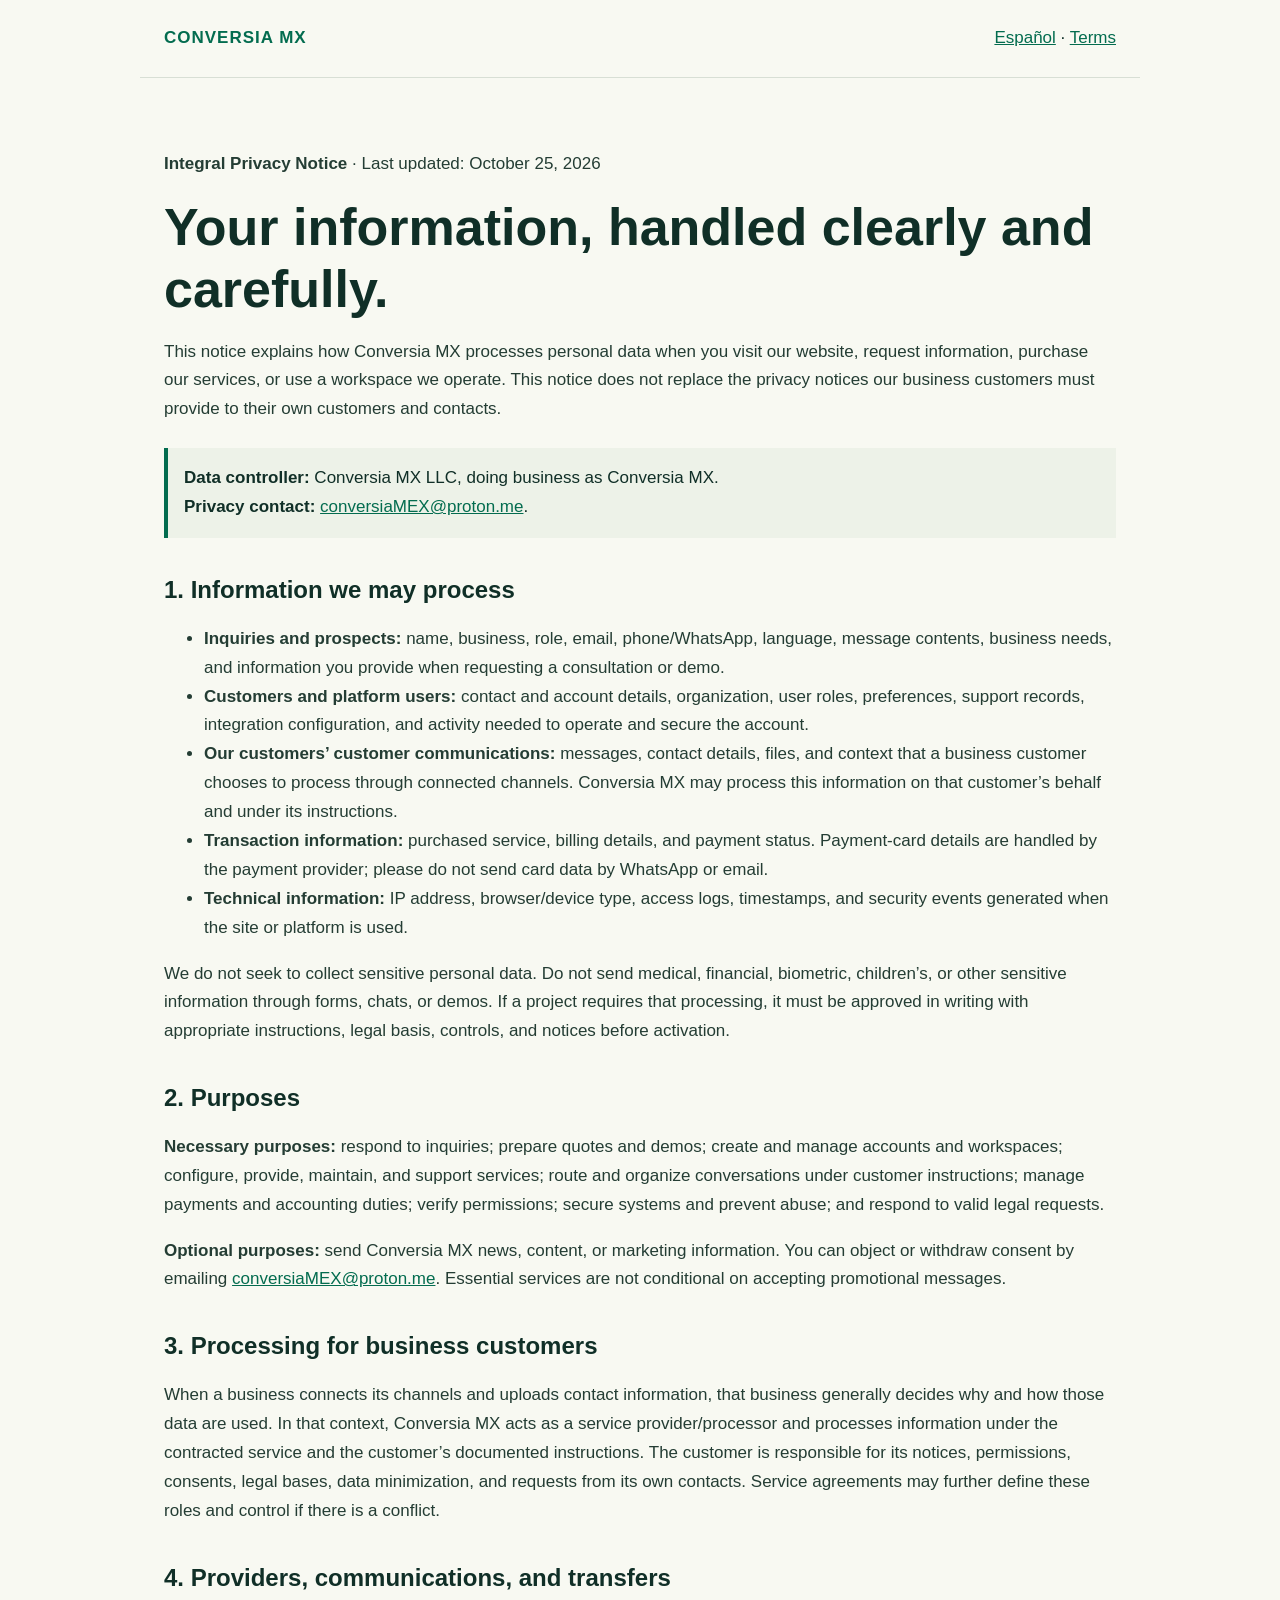
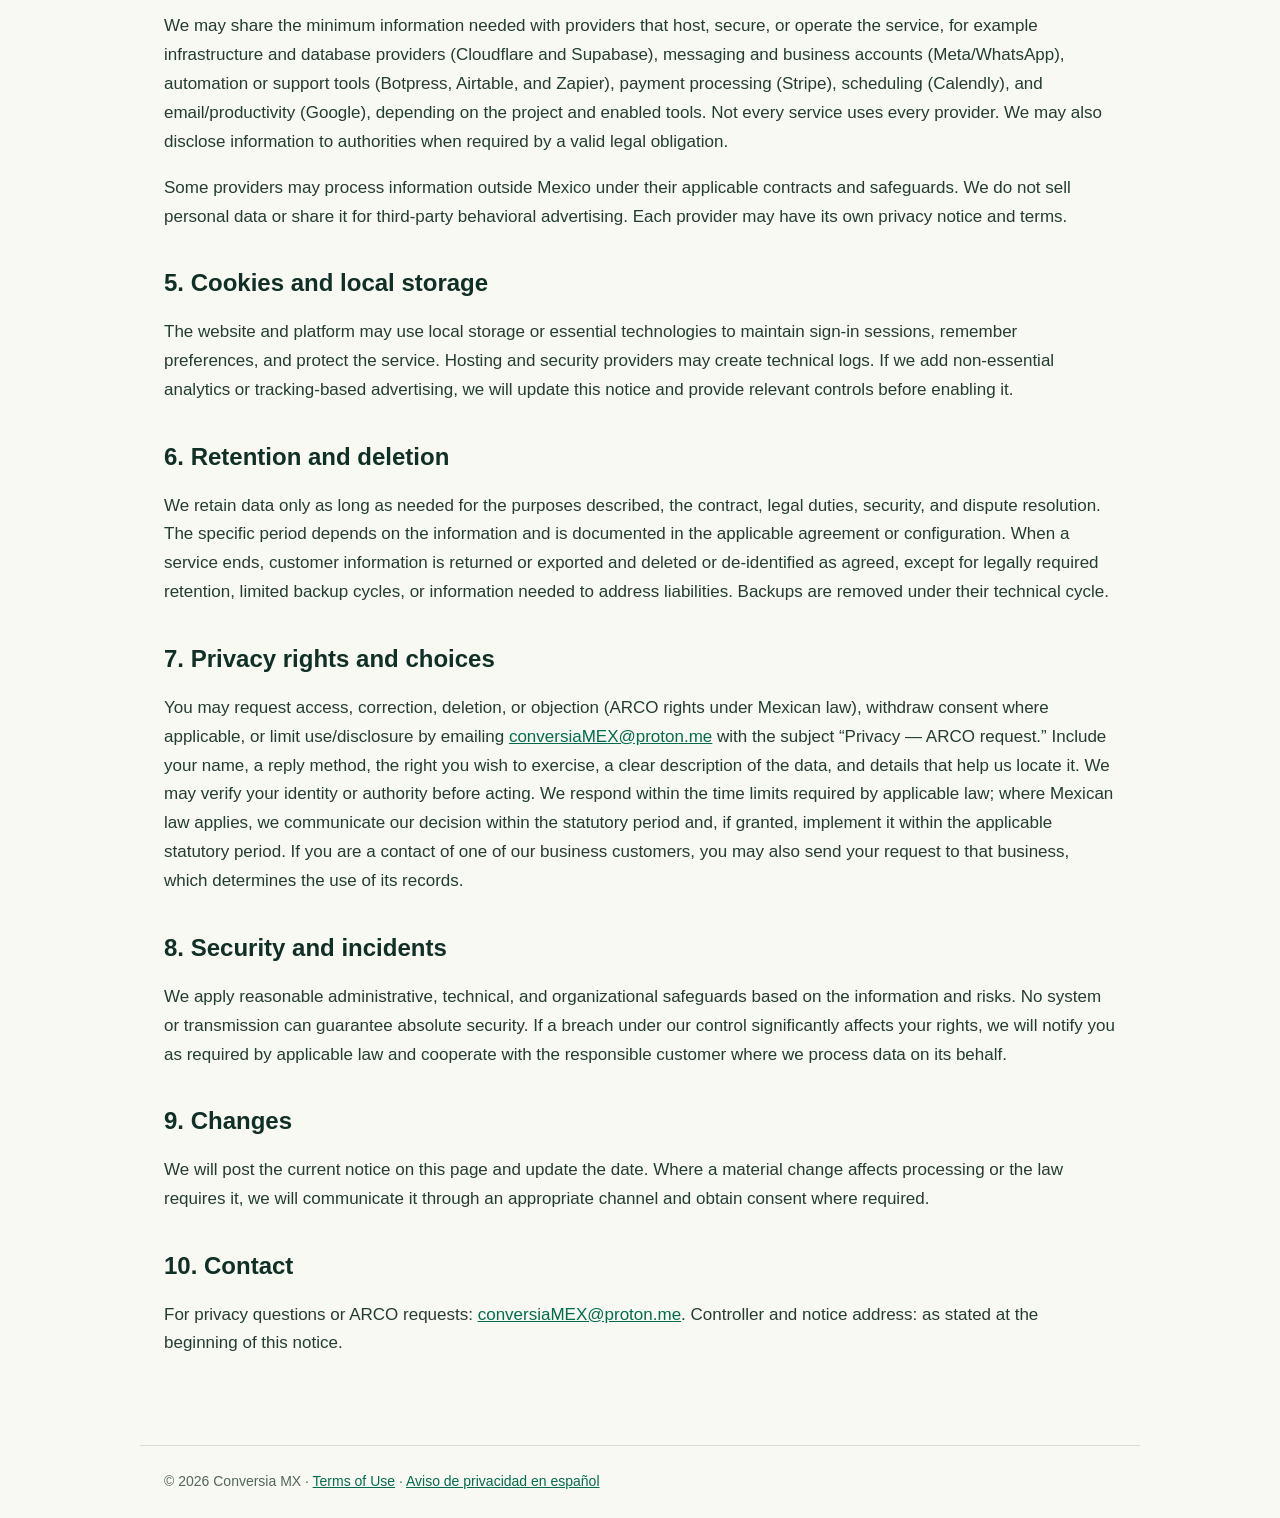
<file: privacy-policy.html>
<!doctype html>
<html lang="en">
<head>
  <meta charset="utf-8"><meta name="viewport" content="width=device-width,initial-scale=1">
  <meta name="description" content="Conversia MX privacy notice: data we process, purposes, rights, and contact information.">
  <title>Privacy Notice | Conversia MX</title>
  <style>
    :root{--ink:#102f27;--green:#036c4f;--paper:#f8f9f2;--muted:#54665e;--line:#d8dfd5}*{box-sizing:border-box}body{margin:0;background:var(--paper);color:var(--ink);font:17px/1.7 Arial,sans-serif}header,main,footer{max-width:1000px;margin:auto;padding:24px}header{display:flex;justify-content:space-between;align-items:center;border-bottom:1px solid var(--line)}a{color:var(--green)}.brand{font-weight:800;letter-spacing:1px;text-decoration:none}.switch{white-space:nowrap}main{padding-top:55px;padding-bottom:70px}h1,h2{line-height:1.2}h1{font-size:clamp(34px,5vw,52px);margin:.3em 0}h2{font-size:24px;margin-top:38px}p,li{color:#243d34}.notice{background:#edf2e8;border-left:4px solid var(--green);padding:16px;margin:24px 0}.placeholder{background:#fff3cd;padding:2px 5px}footer{border-top:1px solid var(--line);font-size:14px;color:var(--muted)}
  </style>
</head>
<body>
<header><a class="brand" href="index-en.html">CONVERSIA MX</a><nav class="switch"><a href="privacidad.html" lang="es">Español</a> · <a href="terms-en.html">Terms</a></nav></header>
<main>
  <p><strong>Integral Privacy Notice</strong> · Last updated: October 25, 2026</p>
  <h1>Your information, handled clearly and carefully.</h1>
  <p>This notice explains how Conversia MX processes personal data when you visit our website, request information, purchase our services, or use a workspace we operate. This notice does not replace the privacy notices our business customers must provide to their own customers and contacts.</p>
  <div class="notice"><strong>Data controller:</strong> Conversia MX LLC, doing business as Conversia MX.<br><strong>Privacy contact:</strong> <a href="mailto:conversiaMEX@proton.me">conversiaMEX@proton.me</a>.</div>
  <h2>1. Information we may process</h2>
  <ul>
    <li><strong>Inquiries and prospects:</strong> name, business, role, email, phone/WhatsApp, language, message contents, business needs, and information you provide when requesting a consultation or demo.</li>
    <li><strong>Customers and platform users:</strong> contact and account details, organization, user roles, preferences, support records, integration configuration, and activity needed to operate and secure the account.</li>
    <li><strong>Our customers’ customer communications:</strong> messages, contact details, files, and context that a business customer chooses to process through connected channels. Conversia MX may process this information on that customer’s behalf and under its instructions.</li>
    <li><strong>Transaction information:</strong> purchased service, billing details, and payment status. Payment-card details are handled by the payment provider; please do not send card data by WhatsApp or email.</li>
    <li><strong>Technical information:</strong> IP address, browser/device type, access logs, timestamps, and security events generated when the site or platform is used.</li>
  </ul>
  <p>We do not seek to collect sensitive personal data. Do not send medical, financial, biometric, children’s, or other sensitive information through forms, chats, or demos. If a project requires that processing, it must be approved in writing with appropriate instructions, legal basis, controls, and notices before activation.</p>
  <h2>2. Purposes</h2>
  <p><strong>Necessary purposes:</strong> respond to inquiries; prepare quotes and demos; create and manage accounts and workspaces; configure, provide, maintain, and support services; route and organize conversations under customer instructions; manage payments and accounting duties; verify permissions; secure systems and prevent abuse; and respond to valid legal requests.</p>
  <p><strong>Optional purposes:</strong> send Conversia MX news, content, or marketing information. You can object or withdraw consent by emailing <a href="mailto:conversiaMEX@proton.me">conversiaMEX@proton.me</a>. Essential services are not conditional on accepting promotional messages.</p>
  <h2>3. Processing for business customers</h2>
  <p>When a business connects its channels and uploads contact information, that business generally decides why and how those data are used. In that context, Conversia MX acts as a service provider/processor and processes information under the contracted service and the customer’s documented instructions. The customer is responsible for its notices, permissions, consents, legal bases, data minimization, and requests from its own contacts. Service agreements may further define these roles and control if there is a conflict.</p>
  <h2>4. Providers, communications, and transfers</h2>
  <p>We may share the minimum information needed with providers that host, secure, or operate the service, for example infrastructure and database providers (Cloudflare and Supabase), messaging and business accounts (Meta/WhatsApp), automation or support tools (Botpress, Airtable, and Zapier), payment processing (Stripe), scheduling (Calendly), and email/productivity (Google), depending on the project and enabled tools. Not every service uses every provider. We may also disclose information to authorities when required by a valid legal obligation.</p>
  <p>Some providers may process information outside Mexico under their applicable contracts and safeguards. We do not sell personal data or share it for third-party behavioral advertising. Each provider may have its own privacy notice and terms.</p>
  <h2>5. Cookies and local storage</h2>
  <p>The website and platform may use local storage or essential technologies to maintain sign-in sessions, remember preferences, and protect the service. Hosting and security providers may create technical logs. If we add non-essential analytics or tracking-based advertising, we will update this notice and provide relevant controls before enabling it.</p>
  <h2>6. Retention and deletion</h2>
  <p>We retain data only as long as needed for the purposes described, the contract, legal duties, security, and dispute resolution. The specific period depends on the information and is documented in the applicable agreement or configuration. When a service ends, customer information is returned or exported and deleted or de-identified as agreed, except for legally required retention, limited backup cycles, or information needed to address liabilities. Backups are removed under their technical cycle.</p>
  <h2>7. Privacy rights and choices</h2>
  <p>You may request access, correction, deletion, or objection (ARCO rights under Mexican law), withdraw consent where applicable, or limit use/disclosure by emailing <a href="mailto:conversiaMEX@proton.me">conversiaMEX@proton.me</a> with the subject “Privacy — ARCO request.” Include your name, a reply method, the right you wish to exercise, a clear description of the data, and details that help us locate it. We may verify your identity or authority before acting. We respond within the time limits required by applicable law; where Mexican law applies, we communicate our decision within the statutory period and, if granted, implement it within the applicable statutory period. If you are a contact of one of our business customers, you may also send your request to that business, which determines the use of its records.</p>
  <h2>8. Security and incidents</h2>
  <p>We apply reasonable administrative, technical, and organizational safeguards based on the information and risks. No system or transmission can guarantee absolute security. If a breach under our control significantly affects your rights, we will notify you as required by applicable law and cooperate with the responsible customer where we process data on its behalf.</p>
  <h2>9. Changes</h2>
  <p>We will post the current notice on this page and update the date. Where a material change affects processing or the law requires it, we will communicate it through an appropriate channel and obtain consent where required.</p>
  <h2>10. Contact</h2>
  <p>For privacy questions or ARCO requests: <a href="mailto:conversiaMEX@proton.me">conversiaMEX@proton.me</a>. Controller and notice address: as stated at the beginning of this notice.</p>
</main>
<footer>© 2026 Conversia MX · <a href="terms-en.html">Terms of Use</a> · <a href="privacidad.html">Aviso de privacidad en español</a></footer>
</body></html>
</file>
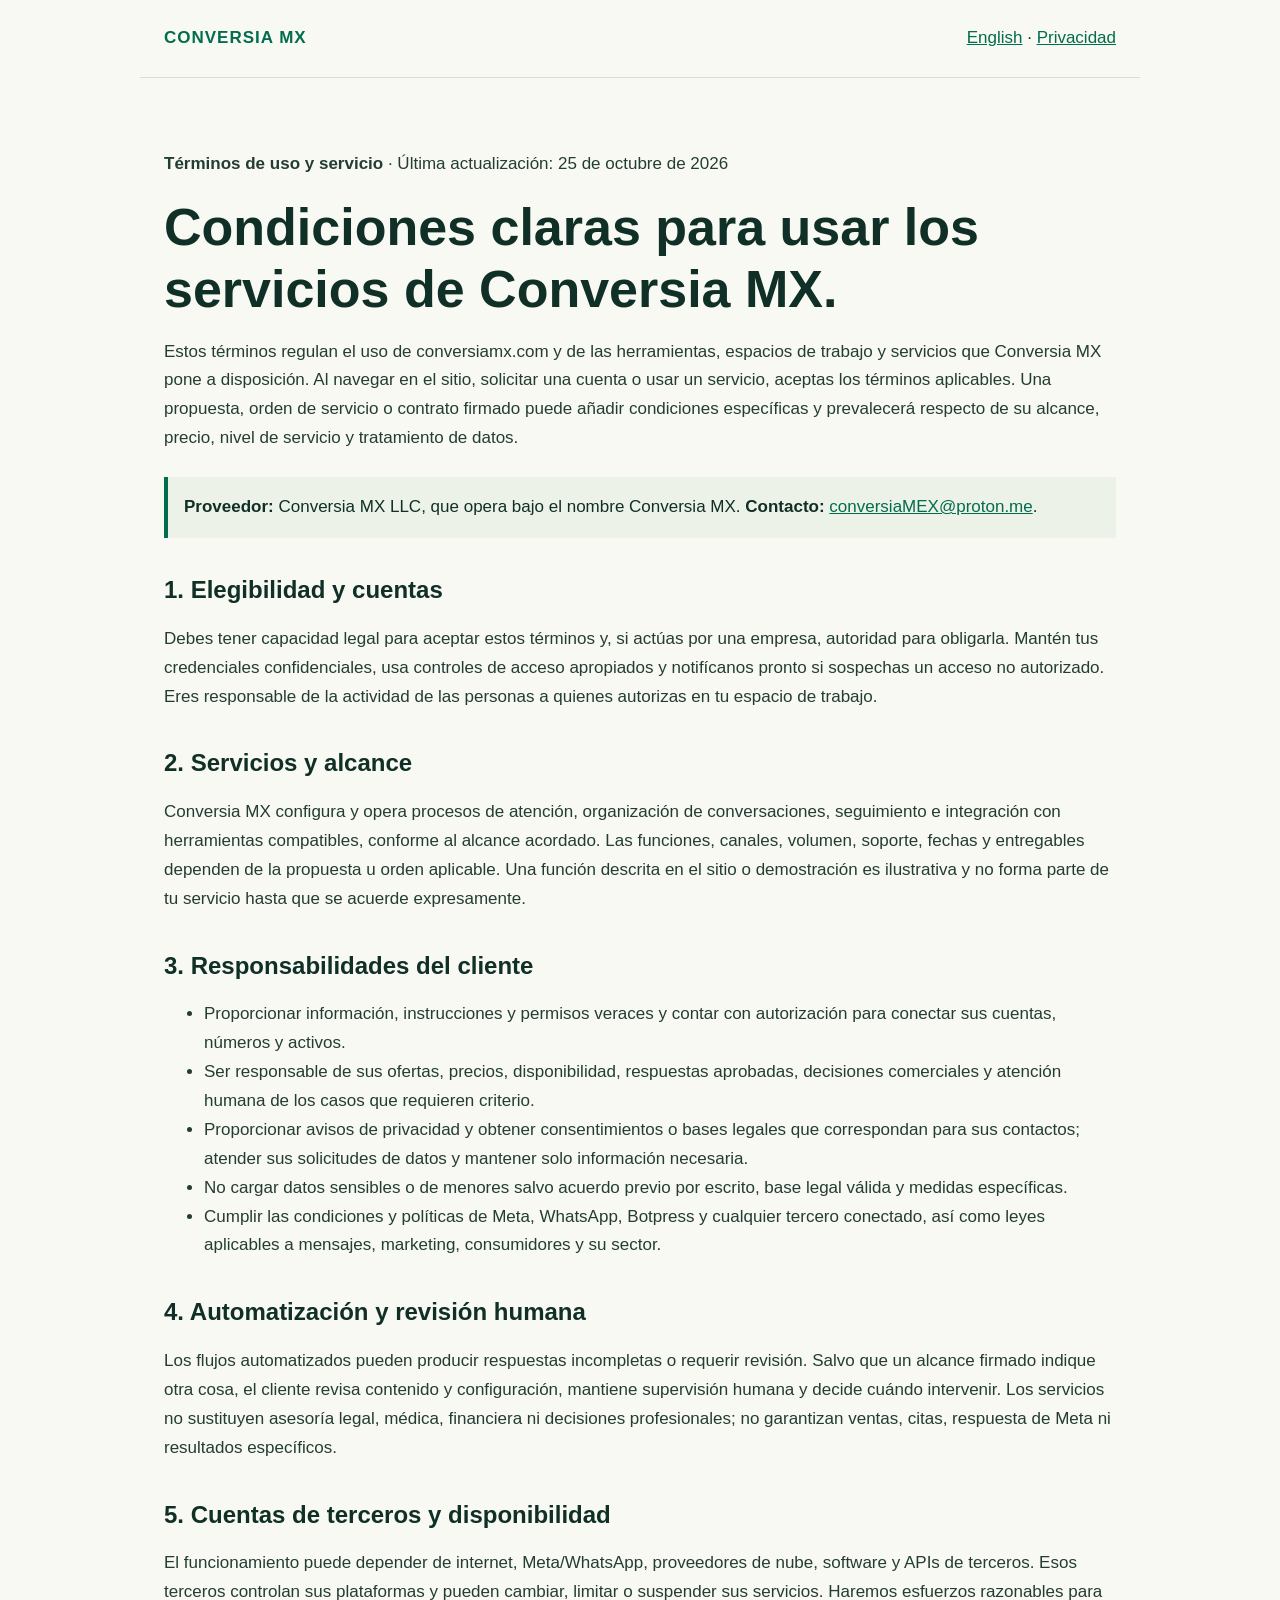
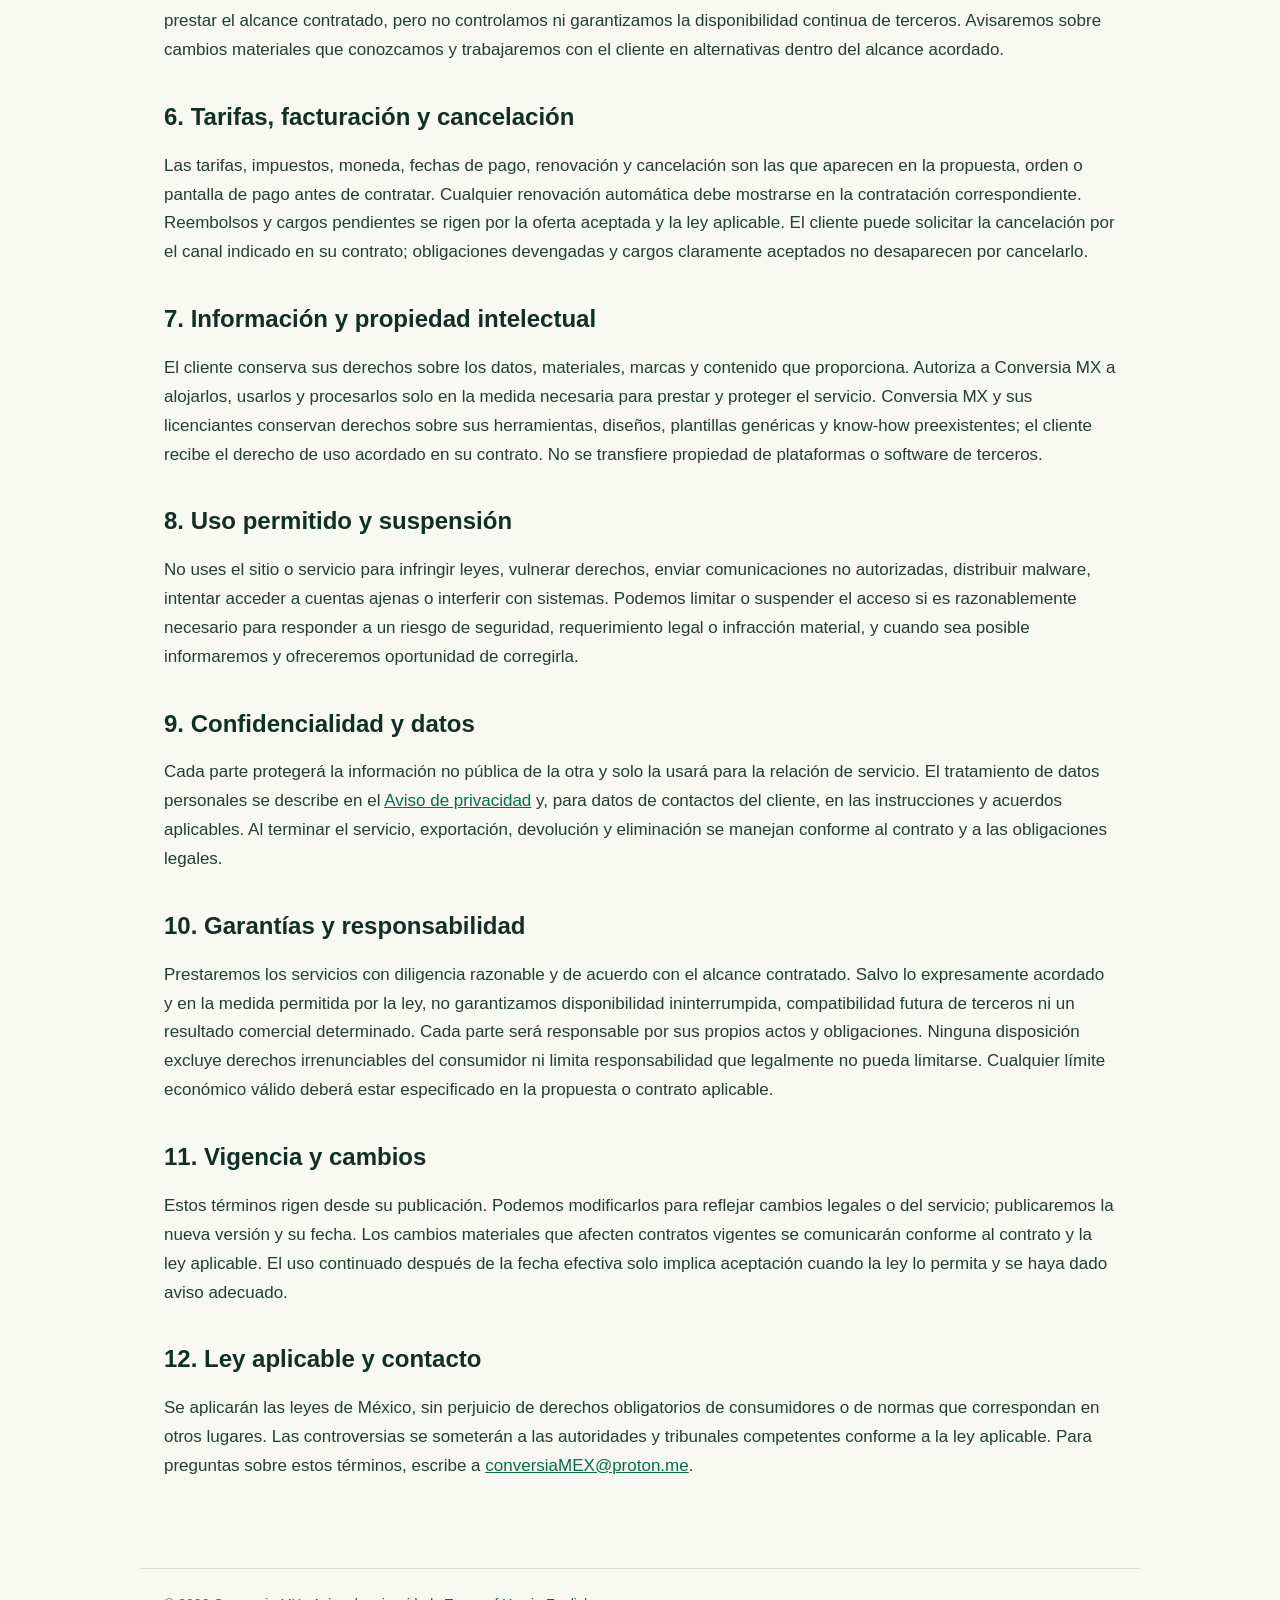
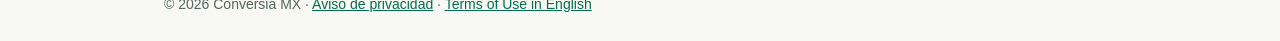
<file: terminos.html>
<!doctype html>
<html lang="es">
<head>
  <meta charset="utf-8"><meta name="viewport" content="width=device-width,initial-scale=1">
  <meta name="description" content="Términos de uso y servicio de Conversia MX.">
  <title>Términos de uso | Conversia MX</title>
  <style>
    :root{--ink:#102f27;--green:#036c4f;--paper:#f8f9f2;--muted:#54665e;--line:#d8dfd5}*{box-sizing:border-box}body{margin:0;background:var(--paper);color:var(--ink);font:17px/1.7 Arial,sans-serif}header,main,footer{max-width:1000px;margin:auto;padding:24px}header{display:flex;justify-content:space-between;align-items:center;border-bottom:1px solid var(--line)}a{color:var(--green)}.brand{font-weight:800;letter-spacing:1px;text-decoration:none}.switch{white-space:nowrap}main{padding-top:55px;padding-bottom:70px}h1,h2{line-height:1.2}h1{font-size:clamp(34px,5vw,52px);margin:.3em 0}h2{font-size:24px;margin-top:38px}p,li{color:#243d34}.notice{background:#edf2e8;border-left:4px solid var(--green);padding:16px;margin:24px 0}footer{border-top:1px solid var(--line);font-size:14px;color:var(--muted)}
  </style>
</head>
<body>
<header><a class="brand" href="index.html">CONVERSIA MX</a><nav class="switch"><a href="terms-en.html" lang="en">English</a> · <a href="privacidad.html">Privacidad</a></nav></header>
<main>
  <p><strong>Términos de uso y servicio</strong> · Última actualización: 25 de octubre de 2026</p>
  <h1>Condiciones claras para usar los servicios de Conversia MX.</h1>
  <p>Estos términos regulan el uso de conversiamx.com y de las herramientas, espacios de trabajo y servicios que Conversia MX pone a disposición. Al navegar en el sitio, solicitar una cuenta o usar un servicio, aceptas los términos aplicables. Una propuesta, orden de servicio o contrato firmado puede añadir condiciones específicas y prevalecerá respecto de su alcance, precio, nivel de servicio y tratamiento de datos.</p>
  <div class="notice"><strong>Proveedor:</strong> Conversia MX LLC, que opera bajo el nombre Conversia MX. <strong>Contacto:</strong> <a href="mailto:conversiaMEX@proton.me">conversiaMEX@proton.me</a>.</div>
  <h2>1. Elegibilidad y cuentas</h2>
  <p>Debes tener capacidad legal para aceptar estos términos y, si actúas por una empresa, autoridad para obligarla. Mantén tus credenciales confidenciales, usa controles de acceso apropiados y notifícanos pronto si sospechas un acceso no autorizado. Eres responsable de la actividad de las personas a quienes autorizas en tu espacio de trabajo.</p>
  <h2>2. Servicios y alcance</h2>
  <p>Conversia MX configura y opera procesos de atención, organización de conversaciones, seguimiento e integración con herramientas compatibles, conforme al alcance acordado. Las funciones, canales, volumen, soporte, fechas y entregables dependen de la propuesta u orden aplicable. Una función descrita en el sitio o demostración es ilustrativa y no forma parte de tu servicio hasta que se acuerde expresamente.</p>
  <h2>3. Responsabilidades del cliente</h2>
  <ul>
    <li>Proporcionar información, instrucciones y permisos veraces y contar con autorización para conectar sus cuentas, números y activos.</li>
    <li>Ser responsable de sus ofertas, precios, disponibilidad, respuestas aprobadas, decisiones comerciales y atención humana de los casos que requieren criterio.</li>
    <li>Proporcionar avisos de privacidad y obtener consentimientos o bases legales que correspondan para sus contactos; atender sus solicitudes de datos y mantener solo información necesaria.</li>
    <li>No cargar datos sensibles o de menores salvo acuerdo previo por escrito, base legal válida y medidas específicas.</li>
    <li>Cumplir las condiciones y políticas de Meta, WhatsApp, Botpress y cualquier tercero conectado, así como leyes aplicables a mensajes, marketing, consumidores y su sector.</li>
  </ul>
  <h2>4. Automatización y revisión humana</h2>
  <p>Los flujos automatizados pueden producir respuestas incompletas o requerir revisión. Salvo que un alcance firmado indique otra cosa, el cliente revisa contenido y configuración, mantiene supervisión humana y decide cuándo intervenir. Los servicios no sustituyen asesoría legal, médica, financiera ni decisiones profesionales; no garantizan ventas, citas, respuesta de Meta ni resultados específicos.</p>
  <h2>5. Cuentas de terceros y disponibilidad</h2>
  <p>El funcionamiento puede depender de internet, Meta/WhatsApp, proveedores de nube, software y APIs de terceros. Esos terceros controlan sus plataformas y pueden cambiar, limitar o suspender sus servicios. Haremos esfuerzos razonables para prestar el alcance contratado, pero no controlamos ni garantizamos la disponibilidad continua de terceros. Avisaremos sobre cambios materiales que conozcamos y trabajaremos con el cliente en alternativas dentro del alcance acordado.</p>
  <h2>6. Tarifas, facturación y cancelación</h2>
  <p>Las tarifas, impuestos, moneda, fechas de pago, renovación y cancelación son las que aparecen en la propuesta, orden o pantalla de pago antes de contratar. Cualquier renovación automática debe mostrarse en la contratación correspondiente. Reembolsos y cargos pendientes se rigen por la oferta aceptada y la ley aplicable. El cliente puede solicitar la cancelación por el canal indicado en su contrato; obligaciones devengadas y cargos claramente aceptados no desaparecen por cancelarlo.</p>
  <h2>7. Información y propiedad intelectual</h2>
  <p>El cliente conserva sus derechos sobre los datos, materiales, marcas y contenido que proporciona. Autoriza a Conversia MX a alojarlos, usarlos y procesarlos solo en la medida necesaria para prestar y proteger el servicio. Conversia MX y sus licenciantes conservan derechos sobre sus herramientas, diseños, plantillas genéricas y know-how preexistentes; el cliente recibe el derecho de uso acordado en su contrato. No se transfiere propiedad de plataformas o software de terceros.</p>
  <h2>8. Uso permitido y suspensión</h2>
  <p>No uses el sitio o servicio para infringir leyes, vulnerar derechos, enviar comunicaciones no autorizadas, distribuir malware, intentar acceder a cuentas ajenas o interferir con sistemas. Podemos limitar o suspender el acceso si es razonablemente necesario para responder a un riesgo de seguridad, requerimiento legal o infracción material, y cuando sea posible informaremos y ofreceremos oportunidad de corregirla.</p>
  <h2>9. Confidencialidad y datos</h2>
  <p>Cada parte protegerá la información no pública de la otra y solo la usará para la relación de servicio. El tratamiento de datos personales se describe en el <a href="privacidad.html">Aviso de privacidad</a> y, para datos de contactos del cliente, en las instrucciones y acuerdos aplicables. Al terminar el servicio, exportación, devolución y eliminación se manejan conforme al contrato y a las obligaciones legales.</p>
  <h2>10. Garantías y responsabilidad</h2>
  <p>Prestaremos los servicios con diligencia razonable y de acuerdo con el alcance contratado. Salvo lo expresamente acordado y en la medida permitida por la ley, no garantizamos disponibilidad ininterrumpida, compatibilidad futura de terceros ni un resultado comercial determinado. Cada parte será responsable por sus propios actos y obligaciones. Ninguna disposición excluye derechos irrenunciables del consumidor ni limita responsabilidad que legalmente no pueda limitarse. Cualquier límite económico válido deberá estar especificado en la propuesta o contrato aplicable.</p>
  <h2>11. Vigencia y cambios</h2>
  <p>Estos términos rigen desde su publicación. Podemos modificarlos para reflejar cambios legales o del servicio; publicaremos la nueva versión y su fecha. Los cambios materiales que afecten contratos vigentes se comunicarán conforme al contrato y la ley aplicable. El uso continuado después de la fecha efectiva solo implica aceptación cuando la ley lo permita y se haya dado aviso adecuado.</p>
  <h2>12. Ley aplicable y contacto</h2>
  <p>Se aplicarán las leyes de México, sin perjuicio de derechos obligatorios de consumidores o de normas que correspondan en otros lugares. Las controversias se someterán a las autoridades y tribunales competentes conforme a la ley aplicable. Para preguntas sobre estos términos, escribe a <a href="mailto:conversiaMEX@proton.me">conversiaMEX@proton.me</a>.</p>
</main>
<footer>© 2026 Conversia MX · <a href="privacidad.html">Aviso de privacidad</a> · <a href="terms-en.html">Terms of Use in English</a></footer>
</body></html>
</file>
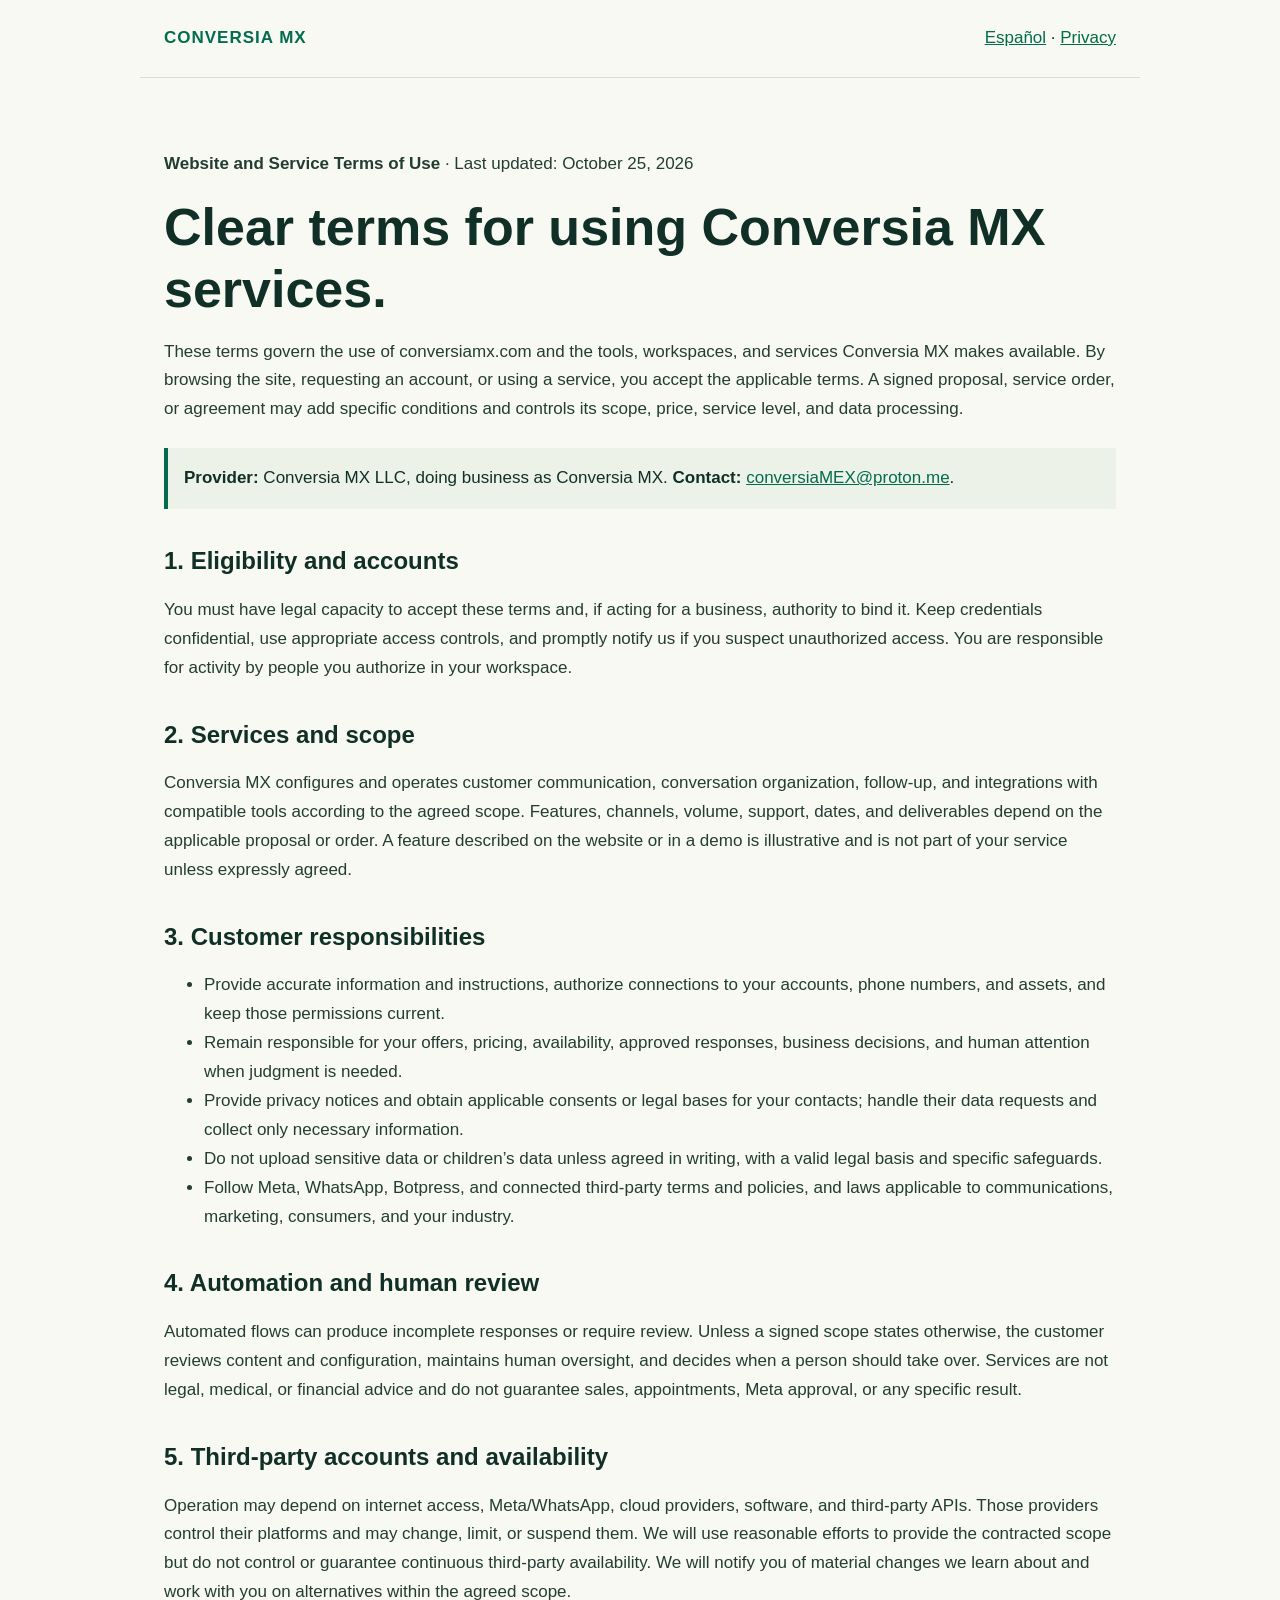
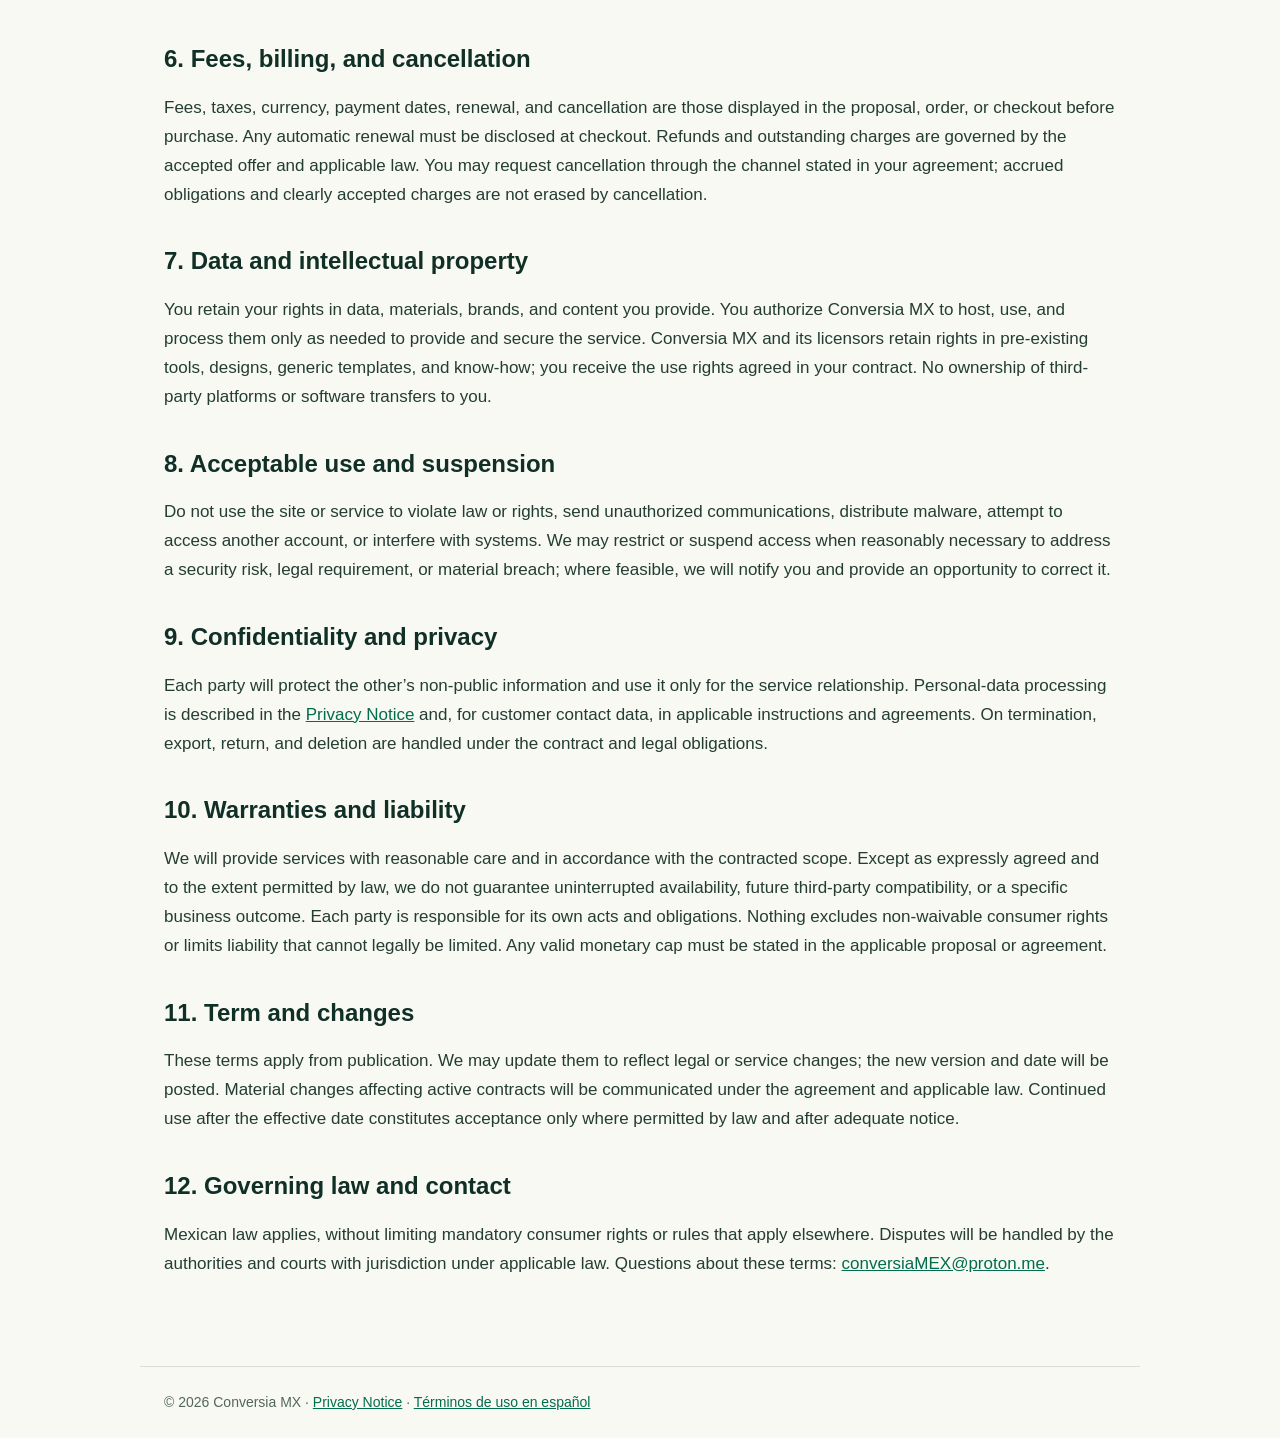
<file: terms-en.html>
<!doctype html>
<html lang="en">
<head>
  <meta charset="utf-8"><meta name="viewport" content="width=device-width,initial-scale=1">
  <meta name="description" content="Conversia MX website and service terms of use.">
  <title>Terms of Use | Conversia MX</title>
  <style>
    :root{--ink:#102f27;--green:#036c4f;--paper:#f8f9f2;--muted:#54665e;--line:#d8dfd5}*{box-sizing:border-box}body{margin:0;background:var(--paper);color:var(--ink);font:17px/1.7 Arial,sans-serif}header,main,footer{max-width:1000px;margin:auto;padding:24px}header{display:flex;justify-content:space-between;align-items:center;border-bottom:1px solid var(--line)}a{color:var(--green)}.brand{font-weight:800;letter-spacing:1px;text-decoration:none}.switch{white-space:nowrap}main{padding-top:55px;padding-bottom:70px}h1,h2{line-height:1.2}h1{font-size:clamp(34px,5vw,52px);margin:.3em 0}h2{font-size:24px;margin-top:38px}p,li{color:#243d34}.notice{background:#edf2e8;border-left:4px solid var(--green);padding:16px;margin:24px 0}footer{border-top:1px solid var(--line);font-size:14px;color:var(--muted)}
  </style>
</head>
<body>
<header><a class="brand" href="index-en.html">CONVERSIA MX</a><nav class="switch"><a href="terminos.html" lang="es">Español</a> · <a href="privacy-policy.html">Privacy</a></nav></header>
<main>
  <p><strong>Website and Service Terms of Use</strong> · Last updated: October 25, 2026</p>
  <h1>Clear terms for using Conversia MX services.</h1>
  <p>These terms govern the use of conversiamx.com and the tools, workspaces, and services Conversia MX makes available. By browsing the site, requesting an account, or using a service, you accept the applicable terms. A signed proposal, service order, or agreement may add specific conditions and controls its scope, price, service level, and data processing.</p>
  <div class="notice"><strong>Provider:</strong> Conversia MX LLC, doing business as Conversia MX. <strong>Contact:</strong> <a href="mailto:conversiaMEX@proton.me">conversiaMEX@proton.me</a>.</div>
  <h2>1. Eligibility and accounts</h2>
  <p>You must have legal capacity to accept these terms and, if acting for a business, authority to bind it. Keep credentials confidential, use appropriate access controls, and promptly notify us if you suspect unauthorized access. You are responsible for activity by people you authorize in your workspace.</p>
  <h2>2. Services and scope</h2>
  <p>Conversia MX configures and operates customer communication, conversation organization, follow-up, and integrations with compatible tools according to the agreed scope. Features, channels, volume, support, dates, and deliverables depend on the applicable proposal or order. A feature described on the website or in a demo is illustrative and is not part of your service unless expressly agreed.</p>
  <h2>3. Customer responsibilities</h2>
  <ul>
    <li>Provide accurate information and instructions, authorize connections to your accounts, phone numbers, and assets, and keep those permissions current.</li>
    <li>Remain responsible for your offers, pricing, availability, approved responses, business decisions, and human attention when judgment is needed.</li>
    <li>Provide privacy notices and obtain applicable consents or legal bases for your contacts; handle their data requests and collect only necessary information.</li>
    <li>Do not upload sensitive data or children’s data unless agreed in writing, with a valid legal basis and specific safeguards.</li>
    <li>Follow Meta, WhatsApp, Botpress, and connected third-party terms and policies, and laws applicable to communications, marketing, consumers, and your industry.</li>
  </ul>
  <h2>4. Automation and human review</h2>
  <p>Automated flows can produce incomplete responses or require review. Unless a signed scope states otherwise, the customer reviews content and configuration, maintains human oversight, and decides when a person should take over. Services are not legal, medical, or financial advice and do not guarantee sales, appointments, Meta approval, or any specific result.</p>
  <h2>5. Third-party accounts and availability</h2>
  <p>Operation may depend on internet access, Meta/WhatsApp, cloud providers, software, and third-party APIs. Those providers control their platforms and may change, limit, or suspend them. We will use reasonable efforts to provide the contracted scope but do not control or guarantee continuous third-party availability. We will notify you of material changes we learn about and work with you on alternatives within the agreed scope.</p>
  <h2>6. Fees, billing, and cancellation</h2>
  <p>Fees, taxes, currency, payment dates, renewal, and cancellation are those displayed in the proposal, order, or checkout before purchase. Any automatic renewal must be disclosed at checkout. Refunds and outstanding charges are governed by the accepted offer and applicable law. You may request cancellation through the channel stated in your agreement; accrued obligations and clearly accepted charges are not erased by cancellation.</p>
  <h2>7. Data and intellectual property</h2>
  <p>You retain your rights in data, materials, brands, and content you provide. You authorize Conversia MX to host, use, and process them only as needed to provide and secure the service. Conversia MX and its licensors retain rights in pre-existing tools, designs, generic templates, and know-how; you receive the use rights agreed in your contract. No ownership of third-party platforms or software transfers to you.</p>
  <h2>8. Acceptable use and suspension</h2>
  <p>Do not use the site or service to violate law or rights, send unauthorized communications, distribute malware, attempt to access another account, or interfere with systems. We may restrict or suspend access when reasonably necessary to address a security risk, legal requirement, or material breach; where feasible, we will notify you and provide an opportunity to correct it.</p>
  <h2>9. Confidentiality and privacy</h2>
  <p>Each party will protect the other’s non-public information and use it only for the service relationship. Personal-data processing is described in the <a href="privacy-policy.html">Privacy Notice</a> and, for customer contact data, in applicable instructions and agreements. On termination, export, return, and deletion are handled under the contract and legal obligations.</p>
  <h2>10. Warranties and liability</h2>
  <p>We will provide services with reasonable care and in accordance with the contracted scope. Except as expressly agreed and to the extent permitted by law, we do not guarantee uninterrupted availability, future third-party compatibility, or a specific business outcome. Each party is responsible for its own acts and obligations. Nothing excludes non-waivable consumer rights or limits liability that cannot legally be limited. Any valid monetary cap must be stated in the applicable proposal or agreement.</p>
  <h2>11. Term and changes</h2>
  <p>These terms apply from publication. We may update them to reflect legal or service changes; the new version and date will be posted. Material changes affecting active contracts will be communicated under the agreement and applicable law. Continued use after the effective date constitutes acceptance only where permitted by law and after adequate notice.</p>
  <h2>12. Governing law and contact</h2>
  <p>Mexican law applies, without limiting mandatory consumer rights or rules that apply elsewhere. Disputes will be handled by the authorities and courts with jurisdiction under applicable law. Questions about these terms: <a href="mailto:conversiaMEX@proton.me">conversiaMEX@proton.me</a>.</p>
</main>
<footer>© 2026 Conversia MX · <a href="privacy-policy.html">Privacy Notice</a> · <a href="terminos.html">Términos de uso en español</a></footer>
</body></html>
</file>
<file: style.css>
@import url('https://fonts.googleapis.com/css2?family=DM+Sans:wght@400;500;600;700&family=Manrope:wght@400;500;600;700;800&display=swap');
:root{--ink:#173a2c;--green:#136747;--muted:#66736b;--paper:#fbfbf7;--line:#dde3da;--sage:#e8eee3;--lime:#d9eb9b;--white:#fff}*{box-sizing:border-box}html{scroll-behavior:smooth;scroll-padding-top:110px}body{margin:0;background:var(--paper);color:var(--ink);font:17px/1.65 'DM Sans',Arial,sans-serif}button,input{font:inherit}button,a,summary{-webkit-tap-highlight-color:transparent}a{color:inherit;text-decoration:none}button{cursor:pointer}a:focus-visible,button:focus-visible,summary:focus-visible,[tabindex]:focus-visible{outline:3px solid #719942;outline-offset:4px}[hidden]{display:none!important}.skip{position:absolute;top:-70px;left:16px;background:white;padding:12px;z-index:100}.skip:focus{top:12px}.wrap{width:min(1280px,calc(100% - 88px));margin-inline:auto}header{position:sticky;top:0;z-index:50;background:#fbfbf7f5;border-bottom:1px solid var(--line);backdrop-filter:blur(14px)}.nav-wrap{width:min(1460px,calc(100% - 56px));min-height:88px;margin:auto;display:flex;align-items:center;gap:35px}.brand{display:flex;align-items:center;gap:12px;font-weight:800;font-size:12px;letter-spacing:1.1px;white-space:nowrap}.brand-mark{font-size:31px;letter-spacing:-3px;line-height:1}.brand-mark>span{font-size:9px;letter-spacing:0;color:var(--green);margin-left:5px}nav{display:flex;align-items:center;gap:24px;margin-left:auto;font-size:13px;font-weight:500}.nav-dropdown{position:relative}.nav-dropdown>summary{cursor:pointer;list-style:none;display:flex;align-items:center;gap:7px;padding:22px 0}.nav-dropdown>summary::-webkit-details-marker{display:none}.nav-dropdown[open]>summary{color:var(--green)}.nav-dropdown[open]>summary>span{transform:rotate(180deg)}.dropdown{position:absolute;top:62px;left:-20px;width:350px;padding:12px;background:white;border:1px solid var(--line);border-radius:14px;box-shadow:0 16px 50px #183a2b1b}.dropdown>a{display:block;border-radius:8px;padding:12px 14px}.dropdown>a:hover{background:var(--sage)}.dropdown strong{display:block;font-size:14px}.dropdown small{display:block;font-size:12px;color:var(--muted);margin-top:3px}.services-menu{width:300px}.nav-actions{display:flex;gap:18px;align-items:center;font-size:13px;white-space:nowrap}.language{font-size:12px;border:1px solid var(--line);padding:5px 8px;border-radius:5px}.nav-cta{background:var(--ink);color:white;border-radius:7px;padding:10px 14px}.mobile-toggle{display:none}.hero{padding-block:60px 45px}.eyebrow{font-size:10px;letter-spacing:1.8px;font-weight:700;display:flex;align-items:center;gap:10px;text-transform:uppercase;margin:0 0 22px}.eyebrow>span{width:7px;height:7px;background:var(--green);border-radius:50%}h1,h2,h3{font-family:Manrope,Arial,sans-serif;line-height:1.15;letter-spacing:-1.5px;margin:0 0 22px}h1{font-size:clamp(38px,4.2vw,62px);max-width:980px;font-weight:700}h1 em{font-style:normal;color:var(--green)}h2{font-size:clamp(30px,3vw,42px);font-weight:600}h3{font-size:22px;letter-spacing:-.65px}p{margin:0 0 18px;color:var(--muted)}.hero-grid{display:grid;grid-template-columns:minmax(0,1fr) 240px;gap:50px;align-items:center}.lead{max-width:750px;font-size:19px;line-height:1.65}.actions{display:flex;flex-wrap:wrap;gap:12px;margin:27px 0 16px}.button{display:inline-flex;align-items:center;justify-content:center;gap:20px;padding:13px 20px;border-radius:7px;font-size:14px;font-weight:700;transition:background .15s,transform .15s}.button:hover{transform:translateY(-1px)}.primary{background:var(--green);color:white}.primary:hover{background:#0d5036}.outline{border:1px solid #bbc8ba;background:transparent}.light{background:var(--lime);color:var(--ink)}.micro{font-size:12px;line-height:1.7}.hero-aside{padding-left:25px;border-left:1px solid var(--line);max-width:240px}.orbit-icon{display:block;color:var(--green);font-size:57px;line-height:1;margin-bottom:25px}.hero-aside p{font-size:15px;color:var(--ink)}.pill{display:block;border-top:1px solid var(--line);padding-top:17px;color:var(--muted);font-size:11px}.workspace-section{padding-block:35px 70px}.workspace-heading{display:flex;align-items:flex-end;justify-content:space-between;gap:35px;margin-bottom:25px}.workspace-heading h2{font-size:32px;margin:0}.workspace-heading .eyebrow{margin-bottom:12px}.workspace-heading>p{max-width:330px;font-size:14px;margin:0}.demo-toolbar{display:flex;gap:20px;align-items:center;justify-content:space-between;background:var(--sage);border:1px solid var(--line);border-radius:13px 13px 0 0;padding:14px 18px}.demo-toolbar>p{font-size:11px;color:var(--ink);margin:0;display:flex;align-items:center;gap:7px}.live-dot{height:6px;width:6px;border-radius:50%;background:var(--green)}.demo-tabs{display:flex;gap:3px;background:#fff8;border-radius:7px;padding:3px}.demo-tabs button{font-size:12px;font-weight:500;background:transparent;border:0;color:var(--muted);border-radius:5px;padding:7px 12px}.demo-tabs button[aria-selected=true]{background:white;color:var(--ink);box-shadow:0 2px 8px #1335250e}.demo-frame{display:flex;min-height:470px;background:#fff;border:1px solid var(--line);border-top:0;border-radius:0 0 13px 13px;box-shadow:0 25px 75px #1a372b0c;overflow:hidden}.demo-sidebar{display:flex;flex-direction:column;gap:12px;flex:0 0 156px;border-right:1px solid var(--line);background:#fafbf7;padding:24px 12px;font-size:11px}.demo-sidebar>b{font-size:26px;letter-spacing:-1px;margin:0 8px 14px}.demo-sidebar>span{padding:9px;border-radius:5px;white-space:nowrap}.demo-active{background:#deeddd;font-weight:700}.demo-sidebar>small{margin-top:auto;padding:8px;color:var(--muted);font-size:10px}.demo-main{min-width:0;flex:1}.inbox-panel{display:grid;grid-template-columns:225px minmax(0,1fr) 220px;min-height:470px}.thread-list{padding:24px 10px;border-right:1px solid var(--line)}.thread-list h3{font-size:21px;padding-inline:10px;margin-bottom:7px}.thread-list>p{font-size:10px;padding-inline:10px;margin-bottom:23px}.thread{display:flex;align-items:center;gap:8px;padding:15px 8px;margin:5px 0;border-radius:6px}.thread.selected{background:#e5f0e2;border-left:3px solid var(--green)}.avatar{display:inline-grid;place-items:center;flex:0 0 31px;height:31px;border-radius:50%;background:#e6e6db;font-size:11px;color:var(--ink)}.thread>div{min-width:0}.thread b{display:block;font-size:11px}.thread small{display:block;white-space:nowrap;overflow:hidden;text-overflow:ellipsis;font-size:10px;color:var(--muted);max-width:130px}.thread time{font-size:8px;align-self:flex-start;margin-left:auto;color:var(--muted)}.chat{background:#f6f4ee;display:flex;flex-direction:column;min-width:0}.chat-top{display:flex;align-items:center;gap:9px;background:#fff;padding:15px 18px;border-bottom:1px solid var(--line)}.chat-top b{font-size:13px;display:block}.chat-top small{font-size:9px;display:block;color:var(--muted)}.chat-top>span:last-child{margin-left:auto}.bubbles{padding:20px;display:flex;flex-direction:column;gap:12px;flex:1}.bubble{background:white;border:1px solid #ebece6;border-radius:10px 10px 10px 1px;max-width:87%;padding:9px 12px;font-size:11px;line-height:1.5}.bubble small{display:block;font-size:8px;text-align:right;color:var(--muted);margin-top:4px}.bubble.outgoing{align-self:flex-end;background:#e0f0d9;border-color:#d5e6ce;border-radius:10px 10px 1px 10px}.author{display:block;font-weight:700;color:#55704f;font-size:8px;margin-bottom:4px}.human{background:#d4e9cf!important}.composer{display:flex;align-items:center;gap:12px;border-top:1px solid #e9e9e0;padding:12px 16px;background:#fff}.composer>span{font-size:11px;color:#89928b;flex:1;padding:7px 10px;border:1px solid var(--line);border-radius:6px}.composer>b{background:var(--green);color:white;display:grid;place-items:center;width:30px;height:30px;border-radius:6px}.customer-mini{padding:23px 18px;border-left:1px solid var(--line)}.customer-mini h3{font-size:19px;margin-bottom:10px}.stage{display:inline-block;font-size:10px;padding:3px 9px;background:#e1f0d9;border-radius:7px}.customer-mini h4{font-size:11px;margin:25px 0 7px}.customer-mini p{font-size:11px;line-height:1.6}.next-card{background:#edf4e8;padding:12px;border-radius:7px;margin-top:23px}.next-card small{display:block;font-size:10px;color:var(--muted);margin-bottom:5px}.next-card b{display:block;font-size:11px;line-height:1.5}.record-panel,.assistant-panel{display:grid;grid-template-columns:1fr 1fr;gap:55px;padding:50px;align-items:center;min-height:470px}.record-panel h2,.assistant-panel h2{font-size:32px}.record-panel p,.assistant-panel p{font-size:15px}.record-card{border:1px solid var(--line);border-radius:12px;padding:23px;background:#fcfcfa}.customer-title{display:flex;align-items:center;gap:10px;flex-wrap:wrap}.customer-title h3{font-size:17px;margin:0}.customer-title .stage{margin-left:auto}.record-card dl{font-size:12px;margin:18px 0}.record-card dl>div{display:flex;justify-content:space-between;gap:15px;border-bottom:1px solid var(--line);padding:8px 0}.record-card dt{color:var(--muted)}.record-card dd{margin:0;text-align:right;font-weight:500}.assistant-card{border:1px solid var(--line);border-radius:12px;background:#fcfcf9;padding:24px}.staff-question{margin-left:30px;font-size:14px;line-height:1.5;border-radius:15px;background:#e9eee5;padding:13px 16px}.assistant-answer{padding-block:22px}.assistant-answer b{font-size:13px}.assistant-answer p{font-size:13px;margin:12px 0}.evidence{font-size:10px;background:#e9eee5;padding:4px 7px;border-radius:4px}.assistant-card .micro{font-size:10px;margin:0}.section{padding-block:80px;border-top:1px solid var(--line)}.section-heading{display:grid;grid-template-columns:1fr 1fr;gap:70px;align-items:start;margin-bottom:35px}.section-heading>p{font-size:16px;max-width:440px;margin-left:auto}.section-heading>h2{margin:0}.feature-grid{display:grid;grid-template-columns:repeat(4,1fr);gap:0;border:1px solid var(--line);border-radius:12px;overflow:hidden;margin-top:40px;background:#fff}.feature{padding:30px 25px;scroll-margin-top:110px}.feature+.feature{border-left:1px solid var(--line)}.feature-no{display:block;font-size:11px;letter-spacing:1px;color:var(--green);margin-bottom:26px}.feature h3{font-size:21px;letter-spacing:-.7px}.feature p{font-size:14px;margin:0}.flow-section{padding:65px 0;background:var(--ink);color:#fff}.flow-section h2{font-size:34px}.three-grid{display:grid;grid-template-columns:repeat(3,1fr);gap:35px;margin-top:38px}.three-grid h3{font-size:21px}.three-grid p{font-size:15px;margin:0}.flow-section .three-grid{gap:50px}.flow-section article>span{font-size:12px;color:var(--lime);margin-bottom:15px;display:block}.flow-section p{color:#c5d2c6}.service-cards article{padding-right:30px}.scope-note{background:#eef2e9;border-left:3px solid #a8c478;padding:18px 22px;font-size:12px;margin:35px 0 0;line-height:1.7}.business-section{background:#eef1e7;border-radius:12px;border-top:0;padding:55px 40px;margin-top:10px}.business-section h2{font-size:34px}.process-grid{counter-reset:process}.pricing-section{padding:80px 0;background:#eef1e9;border-top:1px solid var(--line)}.plans{display:grid;grid-template-columns:1fr 1fr;gap:22px;max-width:1000px;margin:40px auto 25px}.plan{background:white;border:1px solid var(--line);border-radius:12px;padding:35px}.plan .eyebrow{font-size:11px;color:var(--green)}.plan h3{font-size:23px;max-width:330px}.price{font:600 45px/1.2 Manrope,Arial,sans-serif;letter-spacing:-2px;margin-top:30px}.price small{font:400 13px 'DM Sans',sans-serif;letter-spacing:0;color:var(--muted)}.monthly{font-size:16px;color:var(--ink);margin-top:6px}.plan ul{padding:18px 0 12px;list-style:none;margin:0}.plan li{padding:7px 0;font-size:14px}.plan li:before{content:'✓';margin-right:10px;color:var(--green)}.plan .button{width:100%;margin-top:18px}.custom{background:#f7f9f2}.custom-price{font-size:23px;line-height:1.4;max-width:280px;margin:30px 0 18px}.price-foot{max-width:990px;margin:auto}.resources{display:grid;grid-template-columns:1fr 1fr;gap:70px}.resources h2{font-size:33px}.resources p{font-size:15px}.resource-links>a{display:flex;justify-content:space-between;gap:20px;border-bottom:1px solid var(--line);padding:17px 0;font-size:14px}.resource-links>a:hover{color:var(--green)}.faq{display:grid;grid-template-columns:1fr 1.6fr;gap:80px}.faq details{border-bottom:1px solid var(--line)}.faq summary{list-style:none;cursor:pointer;padding:19px 0;font-size:16px;display:flex;justify-content:space-between;gap:20px}.faq summary::-webkit-details-marker{display:none}.faq details[open] summary>span{transform:rotate(45deg)}.faq details p{font-size:14px;padding:0 25px 8px 0}.closing{background:var(--ink);padding:75px 0;color:white;text-align:center}.closing .eyebrow{justify-content:center;color:#bdcfbb}.closing h2{font-size:clamp(35px,4vw,52px)}.closing p{color:#c6d3c5;max-width:570px;margin:0 auto 25px}.closing .button{min-width:230px}footer{display:flex;justify-content:space-between;gap:40px;align-items:center;padding-block:40px}footer p{font-size:12px;margin:7px 0 0}.footer-links{display:flex;flex-wrap:wrap;gap:22px;font-size:12px}.footer-links>span{color:var(--muted)}
@media(min-width:1500px){.hero{padding-block:75px 50px}}
@media(max-width:1150px){.nav-wrap{gap:20px}.brand>span:last-child{display:none}nav{gap:18px}.nav-actions{gap:13px}.demo-sidebar{display:none}.inbox-panel{grid-template-columns:210px minmax(0,1fr) 210px}.hero-grid{grid-template-columns:1fr 210px;gap:35px}.hero-aside{padding-left:18px}.wrap{width:calc(100% - 64px)}}
@media(max-width:850px){.nav-wrap{min-height:76px;width:calc(100% - 36px);gap:16px;flex-wrap:wrap}.mobile-toggle{display:block;margin-left:auto;border:0;background:transparent;font-size:23px;padding:8px;color:var(--ink)}nav{display:none;order:5;width:100%;padding-bottom:18px;flex-direction:column;align-items:stretch;gap:0;margin:0}.nav-open nav{display:flex}nav>a{padding:12px 4px}.nav-dropdown>summary{padding:12px 4px}.dropdown{position:static;box-shadow:none;width:100%;margin-bottom:10px}.nav-actions{margin-left:0}.nav-cta{display:none}.nav-actions .login{font-size:12px}.wrap{width:calc(100% - 40px)}.hero{padding-top:40px}.hero-grid{grid-template-columns:1fr}.hero-aside{display:none}.hero h1{font-size:44px;max-width:750px}.workspace-heading>p{max-width:230px}.workspace-heading h2{font-size:28px}.customer-mini{display:none}.inbox-panel{grid-template-columns:210px minmax(0,1fr)}.bubble{font-size:12px}.demo-toolbar{flex-wrap:wrap;gap:9px}.record-panel,.assistant-panel{padding:30px;gap:25px}.record-panel h2,.assistant-panel h2{font-size:27px}.feature-grid{grid-template-columns:1fr 1fr}.feature:nth-child(3){border-left:0;border-top:1px solid var(--line)}.feature:nth-child(4){border-top:1px solid var(--line)}.three-grid{gap:23px}.three-grid h3{font-size:19px}.three-grid p{font-size:14px}.section-heading{gap:35px}.faq{gap:40px}.resources{gap:40px}.section{padding-block:60px}}
@media(max-width:560px){body{font-size:16px}.hero h1{font-size:37px;letter-spacing:-1.6px}.hero .eyebrow{font-size:8px;letter-spacing:1px}.lead{font-size:17px}.actions{gap:9px}.actions .button{width:100%;padding:13px}.workspace-section{padding-top:15px}.workspace-heading{display:block}.workspace-heading>p{margin-top:17px;max-width:100%;font-size:13px}.demo-toolbar{padding:12px}.demo-toolbar>p{font-size:10px}.demo-tabs{width:100%;display:grid;grid-template-columns:.8fr 1fr 1.2fr}.demo-tabs button{font-size:10px;padding:8px 5px;line-height:1.3}.thread-list{display:none}.inbox-panel{grid-template-columns:1fr;min-height:490px}.bubbles{padding:17px}.bubble{font-size:13px;max-width:87%;padding:10px 12px}.author{font-size:10px}.bubble small{font-size:9px}.chat-top b{font-size:14px}.chat-top small{font-size:10px}.chat-top{padding:14px 17px}.composer{padding:12px 15px}.composer>span{font-size:12px}.demo-frame{min-height:490px}.record-panel,.assistant-panel{grid-template-columns:1fr;gap:20px;padding:23px;min-height:490px}.record-panel h2,.assistant-panel h2{font-size:25px;letter-spacing:-1px}.record-panel p,.assistant-panel p{font-size:13px}.record-panel .eyebrow,.assistant-panel .eyebrow{margin-bottom:12px}.record-card{padding:17px}.customer-title .stage{margin-left:0}.feature-grid{grid-template-columns:1fr}.feature{padding:25px}.feature+.feature{border-left:0;border-top:1px solid var(--line)}.feature-no{margin-bottom:17px}.feature h3{font-size:22px}.feature p{font-size:15px}.section-heading,.three-grid,.resources,.faq,.plans{grid-template-columns:1fr;gap:25px}.section-heading>p{margin:0;max-width:none}.three-grid{margin-top:28px;gap:30px}.three-grid h3{font-size:22px;margin-bottom:12px}.three-grid p{font-size:15px}.service-cards article{padding:0}.business-section{padding:35px 25px}.flow-section{padding:45px 0}.flow-section h2{font-size:29px}.flow-section .three-grid{gap:30px}.pricing-section{padding:55px 0}.plan{padding:27px}.price{font-size:40px}.faq{gap:10px}.resources{gap:10px}.faq summary{font-size:15px}.section{padding-block:45px}footer{flex-direction:column;align-items:flex-start;gap:20px}.footer-links{gap:16px}h2{font-size:30px}.closing{padding:55px 0}.closing p{font-size:15px}.closing h2{font-size:35px}.demo-toolbar .live-dot{display:none}}
@media(prefers-reduced-motion:reduce){html{scroll-behavior:auto}*{transition:none!important}}
.social-footer{display:flex;flex-wrap:wrap;gap:15px;font-size:11px;color:var(--muted);margin-top:12px}.social-footer a:hover{color:var(--green)}
.button span{font-family:Arial,sans-serif}
/* Readable product-led refresh */
:root{--paper:#f7f8f2;--ink:#143c2c;--muted:#53675a;--lime:#d5f28b}body{font-size:18px}.wrap{width:min(1320px,calc(100% - 72px))}.nav-wrap{max-width:1440px;gap:26px;min-height:96px}.brand-mark{font-size:35px;letter-spacing:-2px}.brand{font-size:12px}nav,.nav-actions{font-size:16px}nav{gap:24px}.dropdown{width:370px;top:65px;padding:12px}.dropdown strong{font-size:17px}.dropdown small{font-size:14px}.dropdown>a{padding:14px}.nav-cta{padding:12px 18px}.language{font-size:14px}.hero{padding-block:72px 64px}.hero-grid{grid-template-columns:1.15fr 1fr;gap:64px;align-items:center}.hero .eyebrow{font-size:12px;letter-spacing:1.3px}.hero h1{font-size:clamp(44px,4.4vw,66px);letter-spacing:-2.8px;line-height:1.08;font-weight:800}.hero h1 em{color:#338058}.hero .lead{font-size:21px;line-height:1.6;max-width:620px}.button{font-size:17px;padding:15px 22px;border-radius:9px}.micro{font-size:14px}.hero-visual{position:relative;background:#fff;padding:25px 28px 18px;border:1px solid #d2dfcc;border-radius:20px;box-shadow:0 22px 65px #143c2c1c;transform:rotate(1deg);isolation:isolate}.hero-visual:before{content:'';position:absolute;inset:-28px 25px 35px -25px;background:#d5e5c4;border-radius:40% 60% 35% 45%;z-index:-2;transform:rotate(-6deg)}.visual-top{display:flex;gap:14px;align-items:center;border-bottom:1px solid var(--line);padding-bottom:18px}.visual-top>b{font:800 29px Manrope,Arial;letter-spacing:-2px}.visual-top>span{font-size:14px;color:var(--muted)}.visual-top i{margin-left:auto;background:var(--green);border:4px solid #e5f3df;width:17px;height:17px;border-radius:50%}.visual-customer{display:flex;align-items:center;gap:11px;padding:22px 0 15px}.visual-customer b{font-size:16px;display:block}.visual-customer small{display:block;font-size:13px;color:var(--muted)}.visual-message{max-width:85%;font-size:17px;padding:15px 18px;margin-bottom:15px;background:#f0f2ec;border-radius:2px 14px 14px 14px;line-height:1.5}.visual-message.ai{margin-left:auto;background:#e6f2d8;border-radius:14px 2px 14px 14px}.visual-message>span{display:block;font-size:11px;font-weight:700;letter-spacing:1px;margin-bottom:7px;color:#3c6d3f}.handoff{display:flex;gap:14px;align-items:center;background:#164a35;color:white;border-radius:12px;padding:18px;margin:20px -6px 18px;box-shadow:0 8px 20px #143c2c20}.handoff>span{font-size:30px;color:var(--lime)}.handoff b{display:block;font-size:17px}.handoff small{display:block;font-size:13px;line-height:1.5;margin-top:4px;color:#d3e4d3}.visual-bottom{display:flex;justify-content:space-between;gap:10px;font-size:12px;font-weight:600}.visual-caption{text-align:center;font-size:11px;color:#647660;margin-top:17px}.workspace-section{padding:42px 0 72px}.workspace-heading{margin-bottom:28px}.workspace-heading h2{font-size:39px}.workspace-heading>p{font-size:18px;max-width:390px}.eyebrow{font-size:12px}.demo-toolbar{padding:16px 20px;background:#e2ebd8}.demo-toolbar>p{font-size:13px}.demo-tabs button{font-size:15px;padding:9px 15px}.demo-sidebar{flex-basis:155px;font-size:14px;padding:25px 12px;gap:10px}.demo-sidebar>button{font-size:14px;padding:12px 8px;text-align:left;border:0;background:none;color:var(--ink);border-radius:7px}.demo-sidebar>button.demo-active{background:#e0edda;font-weight:700}.demo-sidebar>small{font-size:12px}.inbox-panel{grid-template-columns:205px minmax(0,1fr) 218px;min-height:560px}.thread-list{padding:26px 9px}.thread-list h3{font-size:23px}.thread-list>p{font-size:12px}.thread{padding:18px 7px;gap:8px;align-items:flex-start}.avatar{font-size:13px;width:36px;height:36px;flex-basis:36px}.thread b{font-size:13px}.thread small{font-size:12px;white-space:normal;line-height:1.45;margin-top:4px}.thread time{display:none}.chat-top b{font-size:16px}.chat-top small{font-size:12px}.bubbles{padding:20px 18px;gap:14px}.bubble{font-size:15px;max-width:92%;padding:12px 14px}.bubble small{font-size:10px}.author{font-size:11px}.composer>span{font-size:14px}.customer-mini{padding:26px 18px}.customer-mini h3{font-size:21px}.customer-mini h4{font-size:14px}.customer-mini p{font-size:14px}.stage{font-size:12px}.next-card small{font-size:12px}.next-card b{font-size:14px}.record-panel,.assistant-panel{min-height:560px;padding:40px;gap:40px}.record-panel p,.assistant-panel p{font-size:18px}.record-card dl{font-size:15px}.record-card h3{font-size:20px}.record-panel h2,.assistant-panel h2{font-size:35px}.staff-question{font-size:17px}.assistant-answer p{font-size:17px}.assistant-answer b{font-size:16px}.evidence{font-size:13px}.assistant-card .micro{font-size:13px}.section{padding-block:64px}h2{font-size:43px;letter-spacing:-1.7px}h3{font-size:25px}.feature-grid{border:0;gap:20px;background:transparent;overflow:visible}.feature{border:0!important;padding:25px 0 0;border-top:2px solid #a9c08b!important}.feature h3{font-size:23px}.feature p{font-size:17px}.feature-no{font-size:13px;margin-bottom:20px}.section-heading>p{font-size:18px}.service-cards{gap:40px}.service-cards h3{font-size:24px}.service-cards p{font-size:18px}.scope-note{font-size:15px;margin-top:30px;padding:18px 22px}.pricing-section{padding:64px 0}.plan{padding:30px}.plan h3{font-size:25px}.plan li{font-size:17px}.plan .eyebrow{font-size:13px}.monthly{font-size:20px}.price small{font-size:15px}.price-foot{font-size:14px}.plans{max-width:none;margin-top:30px}.resources{display:block;padding-block:20px}.resources details>summary{cursor:pointer;font-size:17px;font-weight:600;padding:16px 0}.resource-links{display:grid;grid-template-columns:1fr 1fr;column-gap:35px}.resource-links a{font-size:15px}.faq{padding-block:48px}.faq h2{font-size:35px}.faq summary{font-size:18px}.faq details p{font-size:17px}.closing{padding:65px 0}.closing p{font-size:19px;max-width:600px}.footer-links,footer p{font-size:14px}.social-footer{font-size:14px}
@media(max-width:1200px){.brand>span:last-child{display:none}.nav-wrap{gap:20px}nav{gap:18px}.nav-actions{gap:12px}.hero-grid{gap:42px}.demo-sidebar{display:none}.inbox-panel{grid-template-columns:200px minmax(0,1fr) 210px}.hero h1{font-size:52px}}
@media(max-width:1050px){.nav-wrap{flex-wrap:wrap;min-height:82px;gap:14px}.mobile-toggle{display:block;margin-left:auto;border:0;background:none;font-size:25px;color:var(--ink);padding:8px}.nav-actions{margin-left:0}.nav-cta{display:none}nav{display:none;order:5;width:100%;padding-bottom:18px;flex-direction:column;align-items:stretch;gap:0;margin:0}.nav-open nav{display:flex}nav>a,.nav-dropdown>summary{padding:13px 4px;font-size:18px}.dropdown{position:static;width:100%;box-shadow:none;margin:0 0 10px}.brand>span:last-child{display:inline}.hero-grid{gap:32px}.hero h1{font-size:46px}.hero .lead{font-size:19px}.hero-visual{padding:20px}.hero .actions .button{font-size:16px;padding:13px 16px}.customer-mini{display:none}.inbox-panel{grid-template-columns:215px minmax(0,1fr)}.feature-grid{grid-template-columns:1fr 1fr;gap:30px}.workspace-heading h2{font-size:33px}.workspace-heading>p{max-width:300px;font-size:17px}}
@media(max-width:760px){.wrap{width:calc(100% - 40px)}.hero{padding:42px 0}.hero-grid{grid-template-columns:1fr;gap:42px}.hero h1{font-size:49px;max-width:640px}.hero-visual{max-width:540px;margin:0 auto;width:100%;transform:none}.hero .lead{font-size:20px}.hero .eyebrow{font-size:10px}.hero .micro{font-size:14px}.workspace-heading{display:block}.workspace-heading>p{max-width:100%;margin-top:16px}.workspace-heading h2{font-size:33px}.demo-toolbar{flex-direction:column;align-items:stretch;gap:13px}.demo-tabs{display:flex;justify-content:space-between}.demo-tabs button{font-size:14px;flex:1;padding:10px 6px}.demo-toolbar>p{font-size:12px}.thread-list{display:none}.inbox-panel{grid-template-columns:1fr;min-height:570px}.record-panel,.assistant-panel{grid-template-columns:1fr;gap:20px;padding:26px;min-height:570px}.record-panel h2,.assistant-panel h2{font-size:29px}.record-panel p,.assistant-panel p{font-size:16px}.bubble{font-size:16px}.section-heading{grid-template-columns:1fr;gap:16px}.section-heading>p{margin:0;max-width:none}.three-grid{grid-template-columns:1fr;gap:28px}.service-cards article{padding:0}.service-cards .feature-no{display:none}.service-cards h3{margin-bottom:12px}.plans{grid-template-columns:1fr}.faq{grid-template-columns:1fr;gap:10px}.resource-links{grid-template-columns:1fr}.section{padding-block:44px}.pricing-section{padding:45px 0}h2{font-size:35px}.closing h2{font-size:42px}.closing p{font-size:18px}footer{flex-direction:column;align-items:flex-start;gap:25px}.nav-actions .login{font-size:15px}.brand>span:last-child{display:none}}
@media(max-width:440px){.hero h1{font-size:43px;letter-spacing:-2px}.hero .actions{flex-direction:column}.hero .actions .button{width:100%;font-size:17px}.visual-message{font-size:16px;max-width:95%}.visual-bottom{font-size:10px}.handoff b{font-size:16px}.hero-visual{padding:18px}.hero-visual:before{inset:-15px 10px 35px -10px}.feature-grid{grid-template-columns:1fr;gap:20px}.feature{padding-top:18px}.feature-no{margin-bottom:12px}.workspace-heading h2{font-size:30px}.nav-wrap{width:calc(100% - 30px);gap:10px}.nav-actions{gap:10px}.brand-mark{font-size:31px}.language{font-size:12px}.plan li{font-size:16px}.plan{padding:24px}.price small{display:block;letter-spacing:0;margin-top:5px}.resource-links a{font-size:15px}.closing h2{font-size:37px}}
.hero-visual:before{background:none;border:1px solid #b5c99e;inset:-16px 14px 20px -14px;border-radius:22px;transform:rotate(-3deg)}
.hero-visual{background:linear-gradient(155deg,#fff 65%,#eff6e7)}
.handoff>span{font-family:Arial,sans-serif}.nav-actions .login{font-family:Arial,sans-serif}
.catalog{position:static}.mega{position:absolute;top:100%;left:3%;right:3%;display:grid;grid-template-columns:repeat(4,1fr);gap:24px;background:#133d2e;color:white;padding:32px;border-radius:0 0 18px 18px;box-shadow:0 16px 32px #132a2329}.mega strong{display:block;color:#d5f28b;margin-bottom:12px}.mega a{display:block;padding:7px 0;font-size:16px}.mega a:hover{text-decoration:underline}.discovery{display:grid;grid-template-columns:repeat(4,1fr);align-items:start;background:#173c2c;color:white;border-radius:14px;padding:20px;gap:12px}.discovery summary{cursor:pointer;font-weight:700;padding:10px}.discovery li{font-size:15px;margin:6px 0}.discovery ul{padding-left:26px}@media(max-width:1050px){.mega{position:static;grid-template-columns:1fr 1fr;max-height:55vh;overflow:auto}.discovery{grid-template-columns:1fr 1fr}}@media(max-width:560px){.mega,.discovery{grid-template-columns:1fr}.mega{padding:18px}}
.catalog .mega{display:block;left:auto;right:auto;width:min(445px,92vw);padding:10px 22px;color:var(--ink);background:#fff;border:1px solid #d7e0d5;border-radius:15px;box-shadow:0 16px 46px #15392a20;max-height:72vh;overflow:auto}.solution-group+.solution-group{border-top:1px solid var(--line)}.solution-group>summary{display:flex;align-items:center;gap:15px;cursor:pointer;padding:15px 2px;list-style:none}.solution-group>summary::-webkit-details-marker{display:none}.solution-group summary small{font:600 12px Arial;color:#507052}.solution-group summary b{font-size:18px}.solution-group summary:after{content:'+';margin-left:auto;color:#43704d}.solution-group[open] summary:after{content:'−'}.solution-group a{font-size:16px;padding:9px 10px 9px 34px;border-radius:5px;line-height:1.4}.solution-group a:last-child{margin-bottom:10px}.solution-group a:hover,.solution-group a:focus-visible{background:#eff4eb;text-decoration:none}@media(max-width:1050px){.catalog .mega{width:100%;max-height:53vh;padding:4px 16px}}
</file>
<file: styles.css>
@import url('https://fonts.googleapis.com/css2?family=DM+Sans:wght@400;500;600;700&family=Manrope:wght@400;500;600;700;800&display=swap');
:root{--ink:#102f27;--muted:#54665e;--green:#036c4f;--lime:#d8ef80;--paper:#f8f9f2;--line:#d8dfd5}*{box-sizing:border-box}html{scroll-behavior:smooth;scroll-padding-top:110px}body{margin:0;background:var(--paper);color:var(--ink);font-family:'DM Sans',Arial,sans-serif;font-size:18px;line-height:1.65}a{color:inherit;text-decoration:none}button{font:inherit;cursor:pointer}a:focus-visible,button:focus-visible,summary:focus-visible{outline:3px solid #528900;outline-offset:5px}.wrap{max-width:1240px;margin:auto;padding-left:40px;padding-right:40px}header{display:flex;align-items:center;justify-content:space-between;padding:22px 4%;border-bottom:1px solid var(--line);gap:24px;background:rgba(248,249,242,.96);position:sticky;top:0;z-index:20}.brand{display:flex;align-items:center;gap:12px;font-size:12px;font-weight:800;letter-spacing:1.5px;line-height:1.4}.brand small{display:block;font-size:9px;font-weight:500;letter-spacing:1px}.mark{font-size:35px;letter-spacing:-4px;font-weight:800}.mark span{color:var(--green)}nav{display:flex;gap:28px;font-size:14px}.langs{display:flex;padding:4px;border:1px solid var(--line);border-radius:30px;white-space:nowrap}.langs button{border:0;background:none;border-radius:22px;padding:7px 12px;font-size:13px}.langs button[aria-pressed=true]{background:var(--ink);color:white}.hero{display:grid;grid-template-columns:1.1fr 1fr;gap:60px;align-items:center;padding-top:85px;padding-bottom:90px}.eyebrow{font-size:11px;font-weight:700;letter-spacing:1.8px;display:flex;align-items:center;gap:9px;margin:0 0 24px}.dot{height:7px;width:7px;background:var(--green);border-radius:50%}h1,h2,h3{font-family:Manrope,Arial,sans-serif;line-height:1.12;letter-spacing:-1.7px;margin:0 0 24px}h1{font-size:clamp(40px,4.4vw,64px);font-weight:700}h1 em{font-style:normal;color:var(--green)}h2{font-size:clamp(32px,3.1vw,44px);font-weight:600}h3{font-size:23px;letter-spacing:-.7px}.lead{font-size:19px;line-height:1.7;max-width:580px;color:var(--muted)}.actions{display:flex;flex-wrap:wrap;gap:12px;margin:30px 0 20px}.button{display:inline-flex;align-items:center;justify-content:center;padding:14px 20px;border-radius:7px;font-size:15px;font-weight:700;transition:transform .2s,background .2s}.button:hover{transform:translateY(-2px)}.primary{background:var(--green);color:white}.primary:hover{background:#03523d}.secondary{border:1px solid #b7c5b9;background:transparent}.micro{font-size:13px;color:var(--muted);line-height:1.7}.hero-visual{position:relative;padding:20px 0}.orbit{position:absolute;inset:15px -20px;background:#e8eeda;border-radius:50%;z-index:-1}.message-card{background:#fff;border:1px solid var(--line);padding:22px 25px;border-radius:13px;width:88%;margin-left:auto;box-shadow:0 10px 35px #16362e08}.message-card p{font-size:19px;line-height:1.5;margin:12px 0}.tiny{font-size:10px;letter-spacing:1px;color:var(--muted);font-weight:700}.stamp{font-size:12px;color:var(--green)}.connector{padding:6px 0;text-align:center;color:var(--green);font-size:24px}.record{background:#fff;border:1px solid var(--line);border-radius:13px;padding:24px;box-shadow:0 20px 45px #16362e10}.record-top{display:flex;align-items:center;gap:10px;font-size:15px}.record-top small{display:block;font-size:11px;color:var(--muted)}.avatar{background:#dfebd8;border-radius:50%;width:38px;height:38px;display:grid;place-items:center;font-size:13px}.badge{margin-left:auto;font-size:10px;color:var(--green);background:#edf5e9;padding:5px 8px;border-radius:20px;white-space:nowrap}.record-grid{display:grid;grid-template-columns:1fr 1fr;gap:22px 16px;padding:24px 0}.record label{display:block;font-size:9px;letter-spacing:1px;color:var(--muted);margin-bottom:5px}.record b{font-size:13px;line-height:1.5;display:block}.next{display:flex;gap:14px;padding:14px;background:#f1f5eb;border-radius:7px}.next p{font-size:13px;line-height:1.5;margin:0}.demo-note{font-size:11px;color:var(--muted);text-align:center;margin:15px 0 0}.promise-strip{background:var(--ink);color:#edf4db}.promise-strip .wrap{display:flex;justify-content:space-between;padding-top:23px;padding-bottom:23px;font-size:14px}.promise-strip span:nth-child(even){color:var(--lime)}.section{padding-top:90px;padding-bottom:90px}.section-heading{display:flex;justify-content:space-between;align-items:flex-end;gap:50px;margin-bottom:38px}.section-heading h2{margin-bottom:0}.section-heading>p{max-width:380px;color:var(--muted);font-size:16px;margin:0}.tabs{display:flex;gap:8px;border-bottom:1px solid var(--line);padding-bottom:15px}.tabs button{border:1px solid transparent;border-radius:30px;background:transparent;padding:10px 20px;font-size:15px}.tabs button[aria-selected=true]{background:var(--ink);color:white}.case-panel{display:grid;grid-template-columns:1fr 1fr;gap:70px;padding:40px 0 15px}.case-panel h3{font-size:27px}.case-panel p{color:var(--muted);font-size:16px}.case-panel ol{padding-left:22px;font-size:16px}.case-panel li{padding:9px 0}.case-result{background:#edf2e5;padding:30px;border-radius:10px}.case-result h4{margin:14px 0;font-size:22px}.case-result dl{margin:0}.case-result dt{font-size:11px;letter-spacing:1px;color:var(--muted);margin-top:15px;text-transform:uppercase}.case-result dd{margin:4px 0;font-size:16px}.demo-link{border-top:1px solid var(--line);padding-top:20px;display:flex;gap:20px;font-size:14px}.demo-link a,.text-link{color:var(--green);font-weight:700}.founder{background:#e9eee2}.founder-grid{display:grid;grid-template-columns:.8fr 1.2fr;gap:85px;padding-top:70px;padding-bottom:70px}.founder p:not(.eyebrow){font-size:17px;color:var(--muted)}.monogram{font-size:130px;font-family:Manrope,sans-serif;letter-spacing:-12px;line-height:1.1;color:#9bb49c;border-left:2px solid var(--green);padding:25px}.monogram span{display:block;letter-spacing:2px;font-size:11px;color:var(--ink);line-height:1.8;margin-top:20px}.steps{display:grid;grid-template-columns:repeat(4,1fr);gap:32px;margin-top:45px}.steps article{border-top:1px solid var(--line);padding-top:20px}.steps article>span{color:var(--green);font-size:14px}.steps h3{margin:22px 0 14px;font-size:22px}.steps p{font-size:15px;color:var(--muted)}.plans{background:#eef2e8}.price-grid{display:grid;grid-template-columns:repeat(3,1fr);gap:18px}.price{background:#fafbf6;border:1px solid var(--line);padding:28px;border-radius:10px;display:flex;flex-direction:column}.price.featured{border:2px solid var(--green)}.tag{font-size:10px;letter-spacing:1px;color:var(--green);margin-bottom:25px}.price h3{margin-bottom:12px;font-size:28px}.price p{font-size:15px;color:var(--muted);min-height:50px;margin:0 0 20px}.amount{font-size:43px;letter-spacing:-2px;font-weight:600;line-height:1.3}.amount small{font-size:12px;letter-spacing:0}.amount.custom{font-size:38px}.price .monthly{font-size:13px;min-height:0;margin-bottom:15px}.price ul{padding:20px 0 15px 18px;border-top:1px solid var(--line);font-size:14px;flex:1}.price li{padding:7px 0}.books{display:grid;grid-template-columns:repeat(4,1fr);gap:24px}.book-cover{min-height:230px;background:var(--ink);color:white;padding:24px 20px;display:flex;flex-direction:column;justify-content:space-between;border-left:8px solid #315447;box-shadow:7px 8px 0 #dfe5d7;transition:transform .2s}.book-cover:hover{transform:translateY(-4px)}.book-cover span{font-size:9px;letter-spacing:1.4px;color:#c3d8b8}.book-cover strong{font-size:25px;font-family:Manrope,sans-serif;font-weight:500;line-height:1.3;letter-spacing:-.7px}.book-cover small{font-size:11px;color:#c3d8b8}.books article p{font-size:14px;color:var(--muted);margin:24px 0 12px}.books article>a:last-child{font-size:13px;color:var(--green);font-weight:700}.beyond{padding-top:55px;padding-bottom:55px;border-top:1px solid var(--line);border-bottom:1px solid var(--line)}.beyond p:not(.eyebrow){max-width:740px;color:var(--muted)}.faq{max-width:900px}details{border-bottom:1px solid var(--line);padding:22px 0}summary{cursor:pointer;font-weight:600;font-size:18px}details p{font-size:16px;color:var(--muted)}.closing{background:var(--ink);color:white;padding:75px 0}.closing h2{font-size:clamp(36px,4vw,58px)}.closing p:not(.eyebrow){max-width:620px;color:#c4d5cb}.closing .primary{background:var(--lime);color:var(--ink)}.closing small{display:block;font-size:12px;color:#bccbc1;margin-top:16px}footer{display:flex;gap:25px;justify-content:space-between;align-items:center;padding-top:30px;padding-bottom:30px;font-size:12px}footer p{font-size:12px}.skip{position:absolute;top:-100px}.skip:focus{top:10px;background:white;padding:10px;z-index:100}@media(max-width:1000px){nav{display:none}.hero{gap:30px}.wrap{padding-left:26px;padding-right:26px}.record-top{flex-wrap:wrap}.badge{margin-left:0}.steps{grid-template-columns:1fr 1fr}.books{grid-template-columns:1fr 1fr}.price{padding:20px}.section-heading{gap:25px}.founder-grid{gap:40px}}@media(max-width:700px){header{padding:16px;gap:10px}.brand{font-size:10px}.brand small{display:none}.mark{font-size:30px}.langs button{font-size:12px;padding:6px 10px}.hero{grid-template-columns:1fr;padding-top:45px;padding-bottom:45px;gap:25px}h1{font-size:45px}.lead{font-size:18px}.hero-visual{max-width:500px;width:100%;margin:auto}.orbit{inset:20px 0}.promise-strip .wrap{gap:12px;font-size:11px}.promise-strip span:nth-child(even){display:none}.section{padding-top:55px;padding-bottom:55px}.section-heading{display:block}.section-heading>p{margin-top:20px}.case-panel{grid-template-columns:1fr;gap:16px}.tabs{gap:0}.tabs button{padding:10px 12px;font-size:13px}.demo-link{flex-direction:column;gap:5px}.founder-grid{grid-template-columns:1fr;gap:20px;padding-top:45px;padding-bottom:45px}.monogram{font-size:65px;display:flex;align-items:center;gap:25px;letter-spacing:-5px;padding:10px 20px}.monogram span{margin:0}.steps{gap:20px}.price-grid{grid-template-columns:1fr}.price{padding:28px}.books{gap:24px 16px}.book-cover{padding:18px 14px;min-height:220px}.book-cover strong{font-size:21px}footer{flex-wrap:wrap;gap:12px}.closing{padding:55px 0}}@media(prefers-reduced-motion:reduce){html{scroll-behavior:auto}*{transition:none!important}}

/* Readability refinements */
header{padding:20px 4%;gap:20px}.brand{font-size:15px;letter-spacing:1px}.brand small{font-size:11px}.mark{font-size:43px}nav{font-size:17px;font-weight:600;gap:28px}.langs{border:1px solid #9cad9e;padding:5px;background:#fff}.langs button{font-size:16px;font-weight:700;padding:10px 18px;min-height:46px}.promise-strip{border-top:1px solid #315447;border-bottom:1px solid #315447}.promise-strip .wrap{padding-top:29px;padding-bottom:29px;font-size:18px;font-weight:500;align-items:center;gap:22px}.promise-strip span:nth-child(even){font-size:16px;opacity:.7}.price-grid{grid-template-columns:repeat(2,minmax(0,1fr));max-width:1000px;margin:auto}.price{padding:35px}.price li{font-size:16px}.tag{font-size:12px}.book-cover{min-height:270px}
@media(max-width:700px){header{flex-wrap:wrap;justify-content:space-between;padding:13px 16px;gap:10px}.brand{font-size:12px}.mark{font-size:36px}.langs button{font-size:15px;padding:8px 12px;min-height:44px}.promise-strip .wrap{padding-top:24px;padding-bottom:24px;font-size:15px;gap:16px;text-align:center;align-items:start}.promise-strip span:nth-child(odd){flex:1}.price-grid{grid-template-columns:1fr}.book-cover strong{font-size:20px}}
@media(max-width:380px){header{justify-content:center}.promise-strip .wrap{flex-direction:column;align-items:center;gap:10px}}

.social-section{margin-top:42px;padding-top:25px;border-top:1px solid #466158}.closing .social-label{font-size:15px;font-weight:600;letter-spacing:.3px;margin:0 0 16px;color:#edf4db}.social-links{display:flex;flex-wrap:wrap;gap:12px}.social-links a{display:inline-flex;align-items:center;justify-content:space-between;gap:26px;min-height:48px;padding:10px 18px;border:1px solid #648074;border-radius:7px;font-size:16px;font-weight:500;color:#fff;transition:background .2s,border-color .2s}.social-links a span{color:var(--lime)}.social-links a:hover{background:#264a3e;border-color:#d8ef80}@media(max-width:500px){.social-links{display:grid;grid-template-columns:1fr 1fr}.social-links a{gap:12px;padding:10px 14px}}

.social-links a{gap:10px}.social-icon{width:22px;height:22px;flex-shrink:0;display:block}.social-links a .social-name{color:inherit}.social-links a .social-arrow{margin-left:10px}.social-links a:hover .social-icon{color:var(--lime)}
</file>
